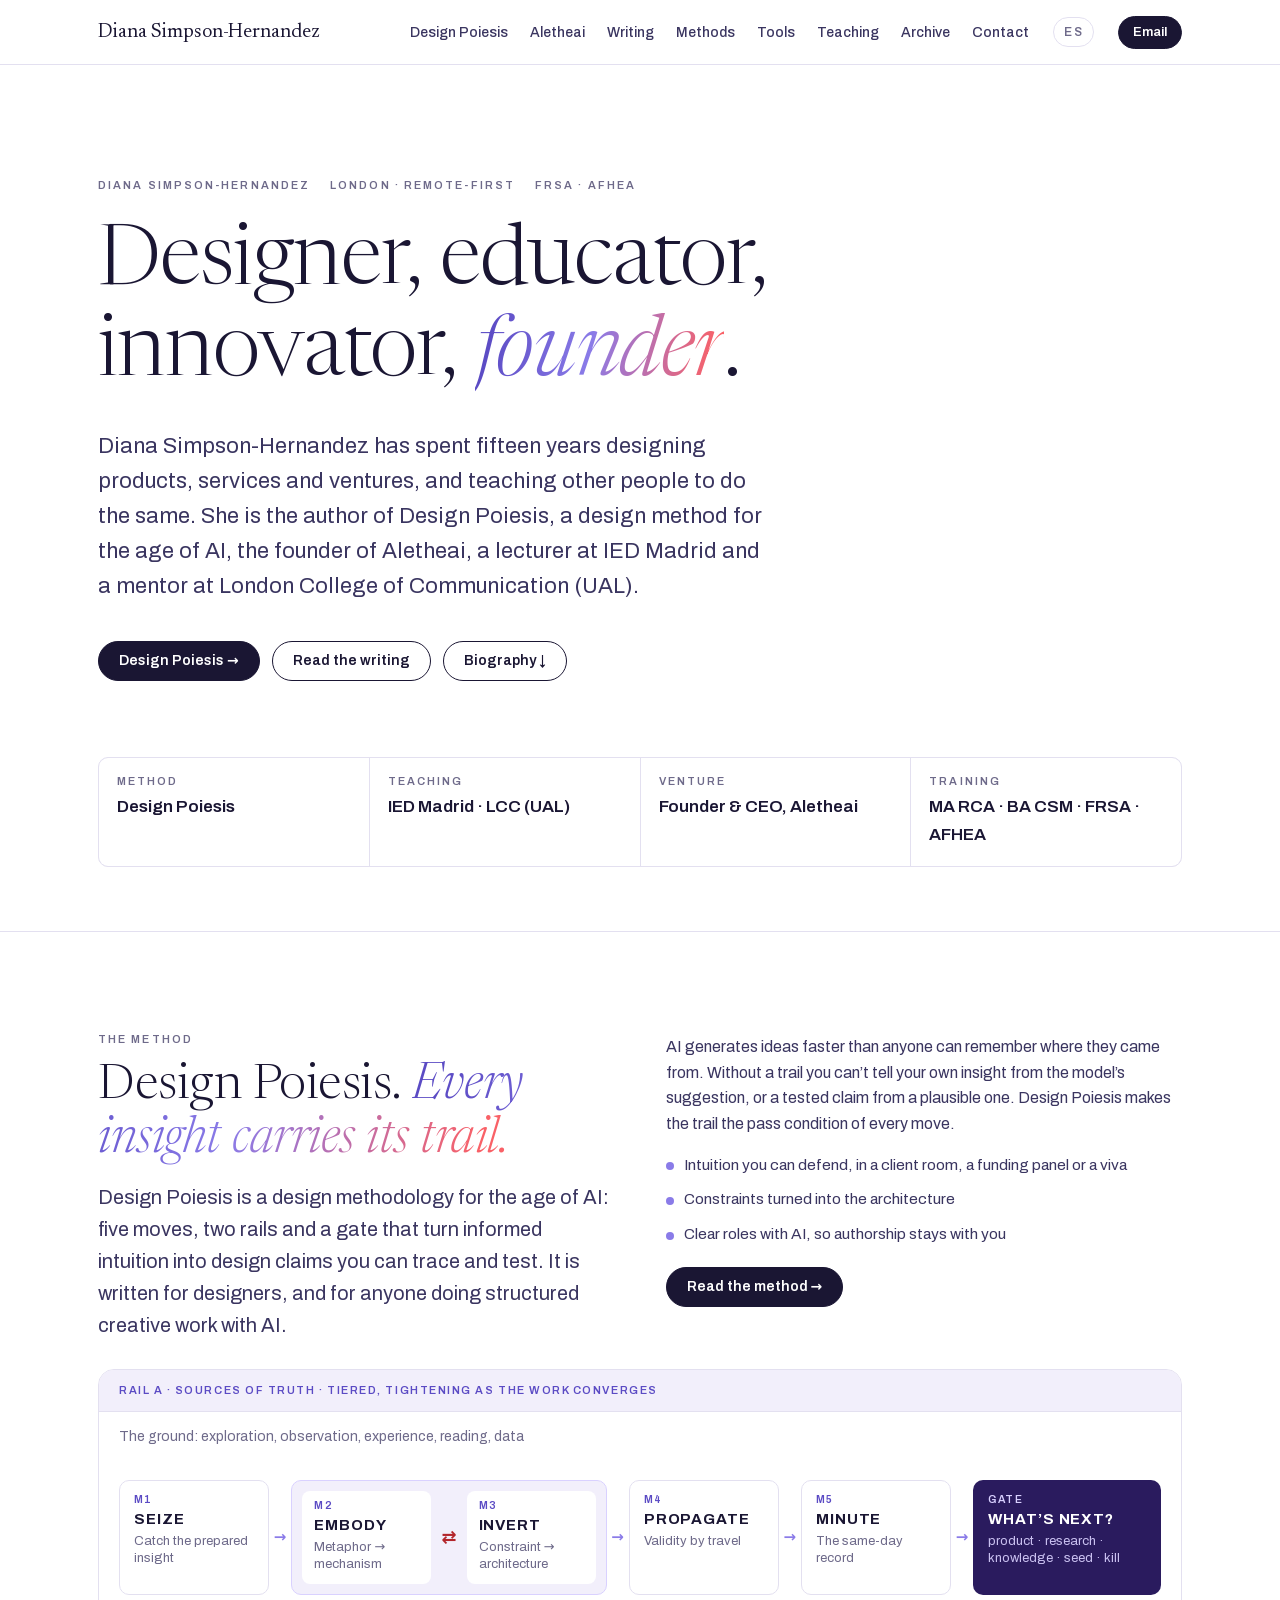
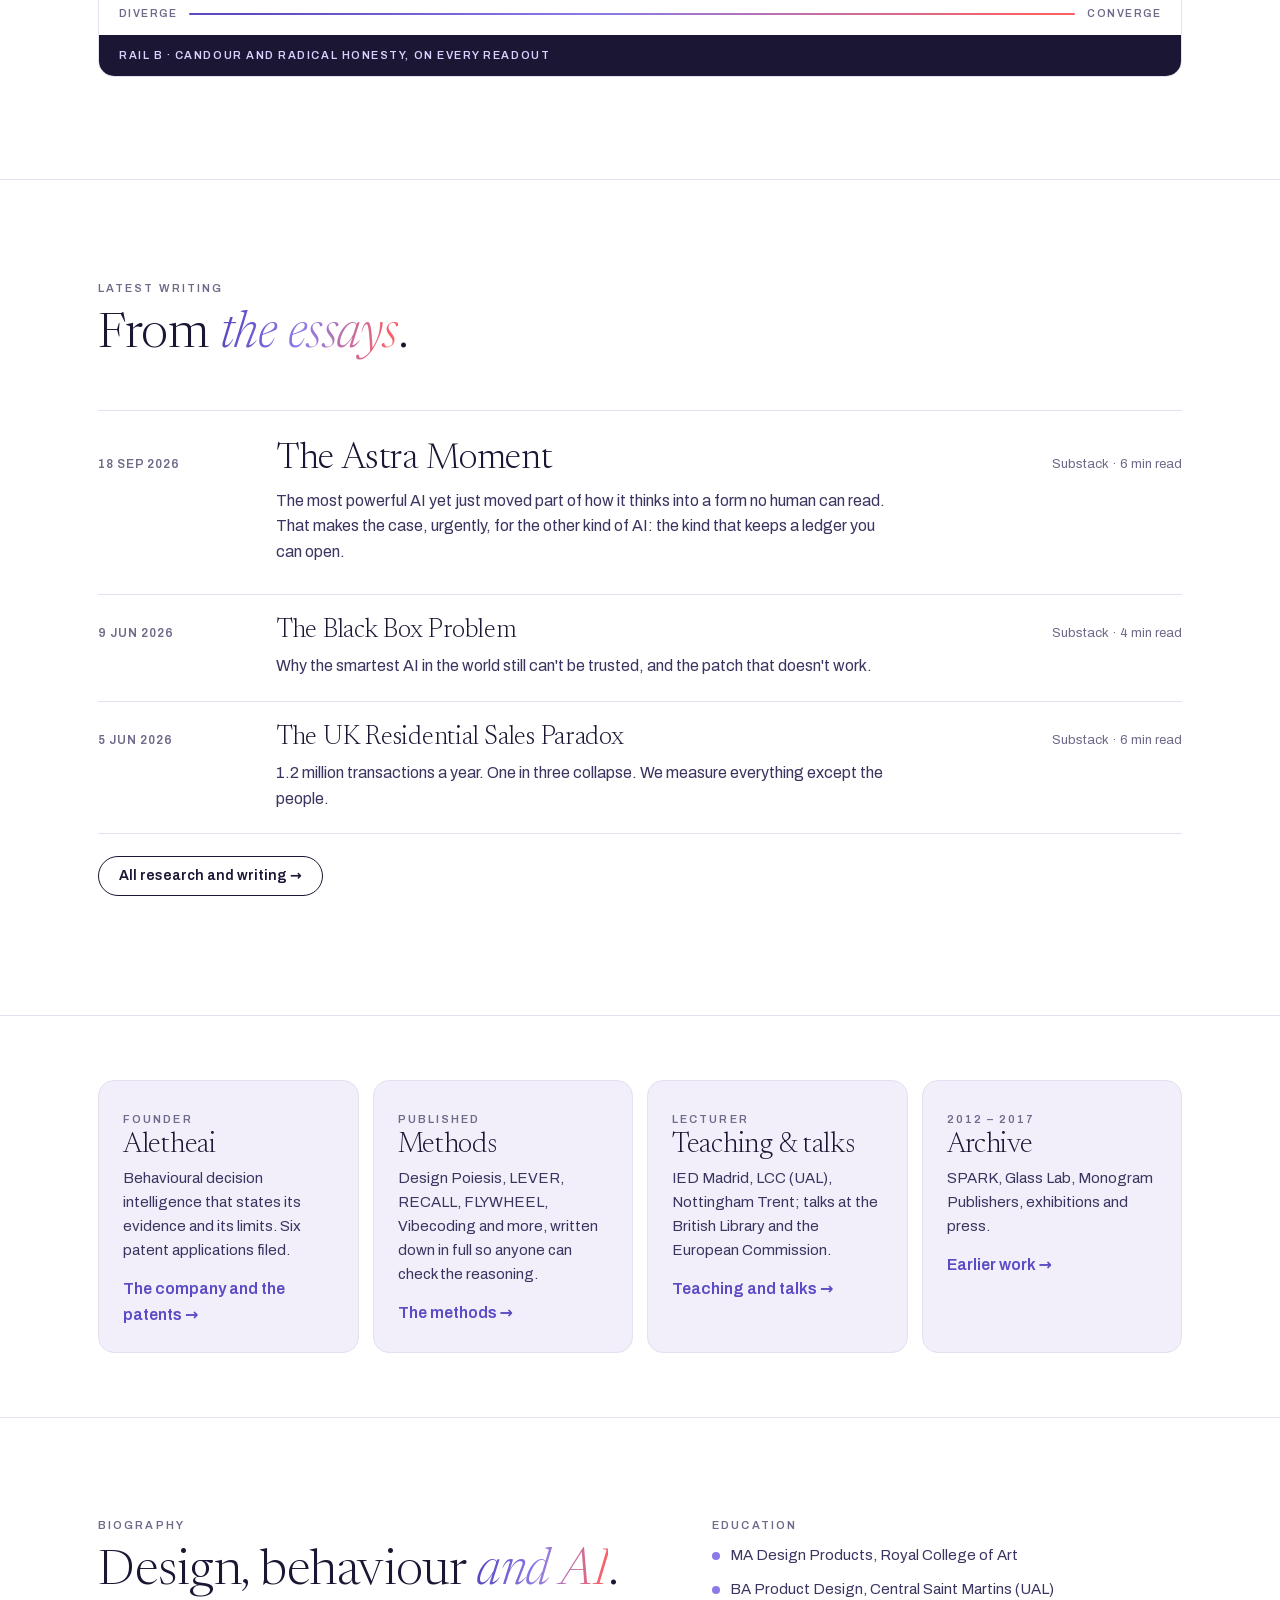
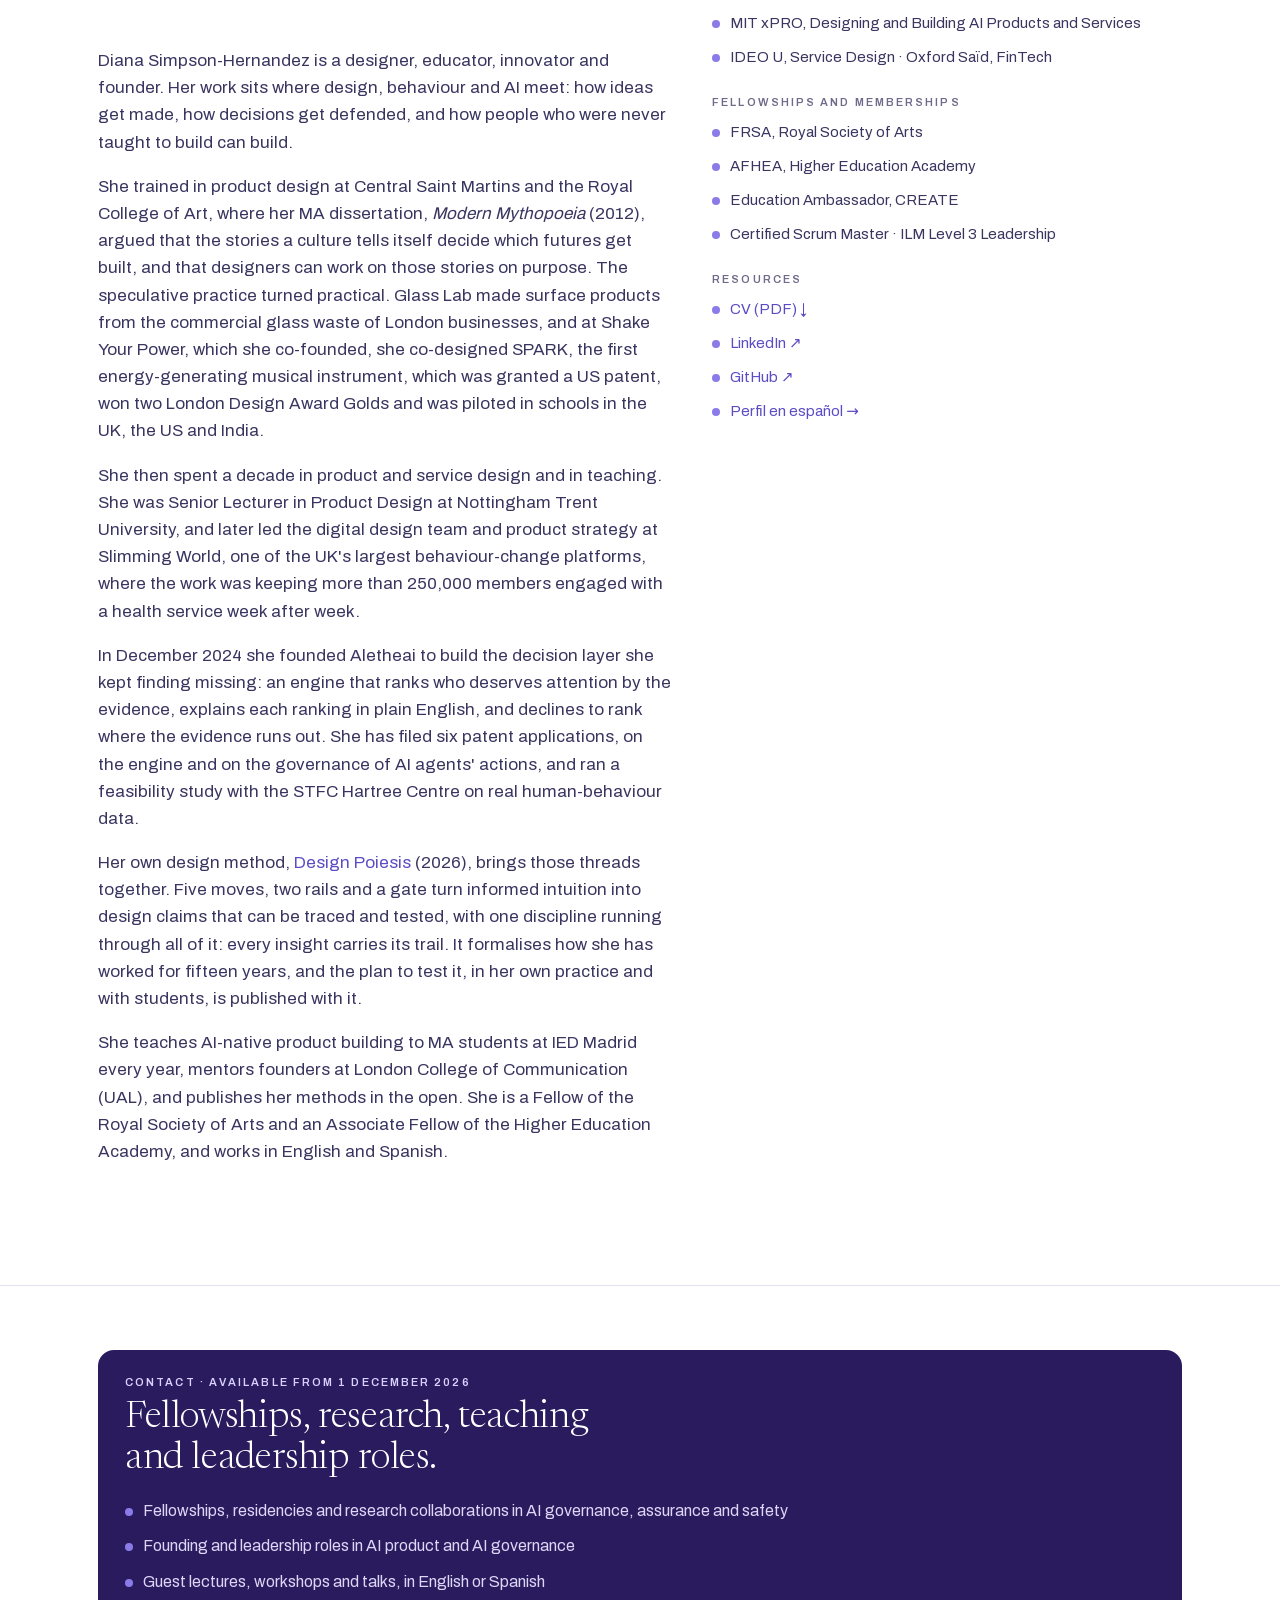
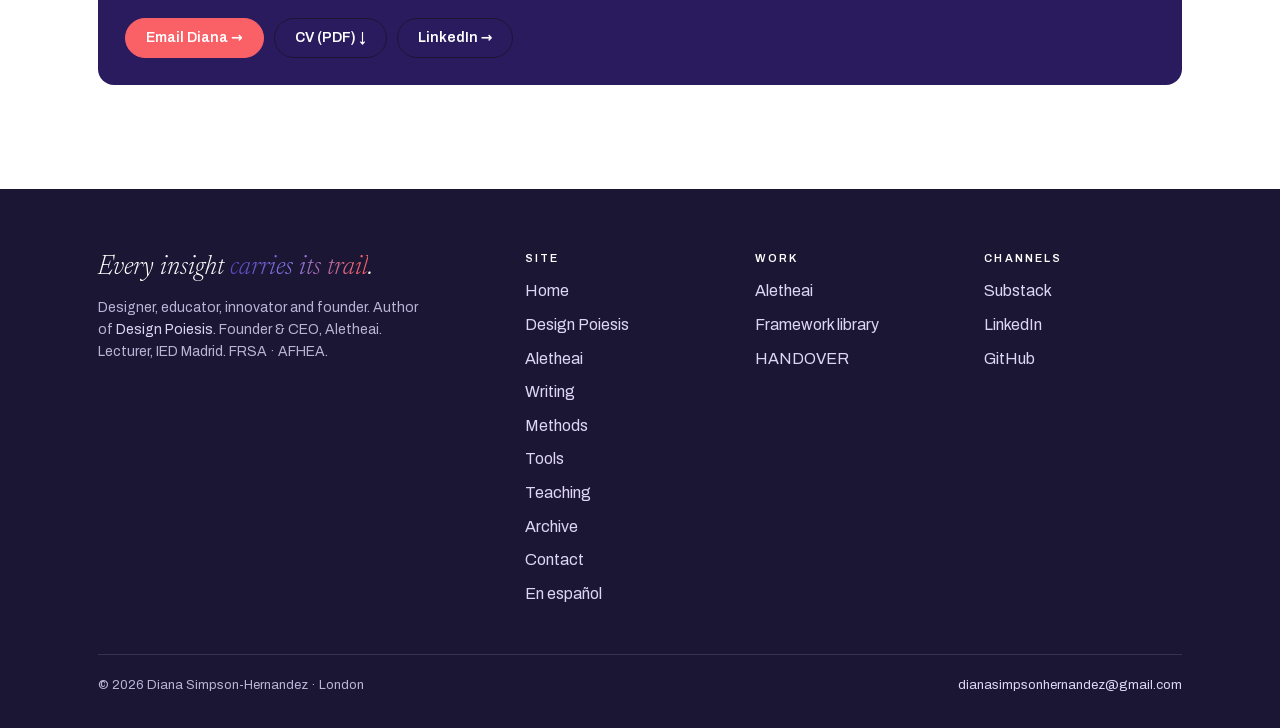
<file: index.html>
<!DOCTYPE html>
<html lang="en">
<head>
<meta charset="utf-8">
<meta name="viewport" content="width=device-width, initial-scale=1">
<title>Diana Simpson-Hernandez — designer, educator, innovator and founder</title>
<meta name="description" content="Diana Simpson-Hernandez is a designer, educator, innovator and founder: author of Design Poiesis, a design method for the age of AI; founder and CEO of Aletheai; lecturer at IED Madrid and mentor at London College of Communication (UAL).">
<link rel="canonical" href="https://dianasimpsonhernandez.com/">
<link rel="alternate" hreflang="en" href="https://dianasimpsonhernandez.com/">
<link rel="alternate" hreflang="es" href="https://dianasimpsonhernandez.com/es/">
<link rel="alternate" hreflang="x-default" href="https://dianasimpsonhernandez.com/">
<meta name="robots" content="index,follow,max-image-preview:large">
<meta name="author" content="Diana Simpson-Hernandez">
<meta name="theme-color" content="#1A1633">
<meta property="og:type" content="website">
<meta property="og:site_name" content="Diana Simpson-Hernandez">
<meta property="og:locale" content="en_GB">
<meta property="og:url" content="https://dianasimpsonhernandez.com/">
<meta property="og:title" content="Designer, educator, innovator, founder.">
<meta property="og:description" content="Diana Simpson-Hernandez is a designer, educator, innovator and founder: author of Design Poiesis, a design method for the age of AI; founder and CEO of Aletheai; lecturer at IED Madrid and mentor at London College of Communication (UAL).">
<meta property="og:image" content="https://dianasimpsonhernandez.com/assets/og/home.png">
<meta property="og:image:width" content="1200"><meta property="og:image:height" content="630">
<meta property="og:image:alt" content="Designer, educator, innovator, founder.">
<meta name="twitter:card" content="summary_large_image">
<meta name="twitter:title" content="Designer, educator, innovator, founder.">
<meta name="twitter:description" content="Diana Simpson-Hernandez is a designer, educator, innovator and founder: author of Design Poiesis, a design method for the age of AI; founder and CEO of Aletheai; lecturer at IED Madrid and mentor at London College of Communication (UAL).">
<meta name="twitter:image" content="https://dianasimpsonhernandez.com/assets/og/home.png">
<link rel="icon" href="/assets/favicon.svg" type="image/svg+xml">
<link rel="icon" href="/favicon.ico" sizes="48x48">
<link rel="apple-touch-icon" href="/assets/apple-touch-icon.png">
<link rel="manifest" href="/assets/site.webmanifest">
<link rel="preload" href="/assets/fonts/Newsreader-var.woff2" as="font" type="font/woff2" crossorigin>
<link rel="preload" href="/assets/fonts/Archivo-var.woff2" as="font" type="font/woff2" crossorigin>
<link rel="stylesheet" href="/assets/fonts/fonts.css">
<link rel="stylesheet" href="/styles/site.css">
<link rel="sitemap" type="application/xml" href="/sitemap.xml">
<link rel="alternate" type="application/rss+xml" title="Diana Simpson-Hernandez on Substack" href="https://dianasimpsonhernandez.substack.com/feed">
<script defer src="https://cloud.umami.is/script.js" data-website-id="a98055b4-17b2-4091-b09e-3b3b5b34b4ad"></script>
<script type="application/ld+json">{"@context": "https://schema.org", "@graph": [{"@type": "Person", "@id": "https://dianasimpsonhernandez.com/#person", "name": "Diana Simpson-Hernandez", "alternateName": "Diana Simpson Hernandez", "url": "https://dianasimpsonhernandez.com/", "image": "https://dianasimpsonhernandez.com/assets/diana-simpson-hernandez.jpg", "jobTitle": "Designer and founder", "description": "Designer, educator, innovator and founder. Author of Design Poiesis, a design methodology for the age of AI. Founder and CEO of Aletheai (behavioural decision intelligence; six patent applications filed). Lecturer at IED Madrid; mentor at London College of Communication (UAL). FRSA, AFHEA.", "email": "mailto:dianasimpsonhernandez@gmail.com", "knowsLanguage": ["en", "es"], "knowsAbout": ["Design Poiesis", "Design methodology", "Decision intelligence", "AI governance", "AI assurance", "Behavioural design", "Product design", "Speculative design", "AI-native product development", "AI-assisted design", "Design education", "Human-in-the-loop AI"], "alumniOf": [{"@type": "CollegeOrUniversity", "name": "Royal College of Art"}, {"@type": "CollegeOrUniversity", "name": "Central Saint Martins, University of the Arts London"}], "memberOf": [{"@type": "Organization", "name": "Royal Society of Arts"}, {"@type": "Organization", "name": "Advance HE (Higher Education Academy)"}], "worksFor": {"@type": "Organization", "name": "Aletheai", "url": "https://aletheai.ai"}, "affiliation": [{"@type": "CollegeOrUniversity", "name": "IED Madrid"}, {"@type": "CollegeOrUniversity", "name": "London College of Communication, University of the Arts London"}], "sameAs": ["https://dianasimpsonhernandez.substack.com", "https://linkedin.com/in/dianasimpson", "https://github.com/dsimpsonh", "https://aletheai.ai", "https://substack.com/@dianasimpsonhernandez", "https://www.youtube.com/@DianaSimpsonHernandez", "https://rca.academia.edu/DianaSimpson", "https://frameworks.dianasimpsonhernandez.com/"]}, {"@type": "WebSite", "@id": "https://dianasimpsonhernandez.com/#website", "url": "https://dianasimpsonhernandez.com/", "name": "Diana Simpson-Hernandez", "publisher": {"@id": "https://dianasimpsonhernandez.com/#person"}, "inLanguage": ["en-GB", "es"]}, {"@type": "ProfilePage", "mainEntity": {"@id": "https://dianasimpsonhernandez.com/#person"}, "url": "https://dianasimpsonhernandez.com/"}]}</script>
</head>
<body>
<a class="skip" href="#main">Skip to content</a>
<header class="nav"><div class="wrap">
<a class="brand" href="/">Diana Simpson-Hernandez</a>
<ul><li><a href="/design-poiesis/">Design Poiesis</a></li><li><a href="/aletheai/">Aletheai</a></li><li><a href="/writing/">Writing</a></li><li><a href="/methods/">Methods</a></li><li><a href="/tools/">Tools</a></li><li><a href="/teaching/">Teaching</a></li><li><a href="/archive/">Archive</a></li><li><a href="/contact/">Contact</a></li></ul>
<a class="lang" href="/es/" hreflang="es" lang="es" title="En español">ES</a>
<a href="mailto:dianasimpsonhernandez@gmail.com" class="btn sm cta" data-umami-event="email_click" data-umami-event-position="nav">Email</a>
</div></header>
<main id="main">

<section class="hero" style="border-top:0"><div class="wrap">
<div class="eyebrow"><span class="lab">Diana Simpson-Hernandez</span><span class="lab">London · remote-first</span><span class="lab">FRSA · AFHEA</span></div>
<h1 class="name" style="max-width:15ch">Designer, educator, innovator, <em>founder</em>.</h1>
<p class="sub">Diana Simpson-Hernandez has spent fifteen years designing products, services and ventures, and teaching other people to do the same. She is the author of Design Poiesis, a design method for the age of AI, the founder of Aletheai, a lecturer at IED Madrid and a mentor at London College of Communication (UAL).</p>
<div class="row"><a href="/design-poiesis/" class="btn" data-umami-event="cta_click" data-umami-event-kind="poiesis" data-umami-event-position="hero">Design Poiesis →</a><a href="/writing/" class="btn ghost" data-umami-event="cta_click" data-umami-event-kind="writing" data-umami-event-position="hero">Read the writing</a><a href="#bio" class="btn ghost" data-umami-event="cta_click" data-umami-event-kind="bio" data-umami-event-position="hero">Biography ↓</a></div>
</div></section>
<section class="tight" style="border-top:0;padding-top:0"><div class="wrap"><div class="facts"><div><span class="lab">Method</span><b>Design Poiesis</b></div><div><span class="lab">Teaching</span><b>IED Madrid · LCC (UAL)</b></div><div><span class="lab">Venture</span><b>Founder &amp; CEO, Aletheai</b></div><div><span class="lab">Training</span><b>MA RCA · BA CSM · FRSA · AFHEA</b></div></div></div></section>
<section id="design-poiesis"><div class="wrap">
<div class="dp-feature"><div class="sh" style="margin:0"><span class="lab">The method</span><h2>Design Poiesis. <em>Every insight carries its trail.</em></h2><p class="lede">Design Poiesis is a design methodology for the age of AI: five moves, two rails and a gate that turn informed intuition into design claims you can trace and test. It is written for designers, and for anyone doing structured creative work with AI.</p></div>
<div><p>AI generates ideas faster than anyone can remember where they came from. Without a trail you can&#8217;t tell your own insight from the model&#8217;s suggestion, or a tested claim from a plausible one. Design Poiesis makes the trail the pass condition of every move.</p>
<ul class="clean"><li>Intuition you can defend, in a client room, a funding panel or a viva</li><li>Constraints turned into the architecture</li><li>Clear roles with AI, so authorship stays with you</li></ul>
<p style="margin-top:20px"><a href="/design-poiesis/" class="btn" data-umami-event="cta_click" data-umami-event-kind="poiesis" data-umami-event-position="home-feature">Read the method →</a></p></div></div>
<figure class="dp-shape" aria-label="The shape of Design Poiesis: five moves between two rails, ending at a gate" style="margin:0">
<div class="dp-rail a">Rail A · Sources of truth · tiered, tightening as the work converges</div>
<p class="dp-ground">The ground: exploration, observation, experience, reading, data</p>
<ol class="dp-flow"><li><span class="n">M1</span><b>SEIZE</b><small>Catch the prepared insight</small></li><li class="loop"><div class=""><span class="n">M2</span><b>EMBODY</b><small>Metaphor → mechanism</small></div><i aria-label="loops with">⇄</i><div class=""><span class="n">M3</span><b>INVERT</b><small>Constraint → architecture</small></div></li><li><span class="n">M4</span><b>PROPAGATE</b><small>Validity by travel</small></li><li><span class="n">M5</span><b>MINUTE</b><small>The same-day record</small></li><li class="gate"><span class="n">GATE</span><b>WHAT&#8217;S NEXT?</b><small>product · research · knowledge · seed · kill</small></li></ol>
<div class="dp-axis">Diverge<span></span>Converge</div>

<div class="dp-rail b">Rail B · Candour and radical honesty, on every readout</div>
</figure>
</div></section>
<section id="latest"><div class="wrap">
<div class="sh"><span class="lab">Latest writing</span><h2>From <em>the essays</em>.</h2></div>
<div class="entries"><article class="entry feature"><time datetime="2026-09-18">18 Sep 2026</time>
<div><h3><a href="https://dianasimpsonhernandez.substack.com/p/the-astra-moment" data-umami-event="writing_open" data-umami-event-item="The Astra Moment" target="_blank" rel="noopener">The Astra Moment</a></h3><p class="dek">The most powerful AI yet just moved part of how it thinks into a form no human can read. That makes the case, urgently, for the other kind of AI: the kind that keeps a ledger you can open.</p></div>
<span class="meta">Substack · 6 min read</span></article><article class="entry"><time datetime="2026-06-09">9 Jun 2026</time>
<div><h3><a href="https://dianasimpsonhernandez.substack.com/p/the-black-box-problem" data-umami-event="writing_open" data-umami-event-item="The Black Box Problem" target="_blank" rel="noopener">The Black Box Problem</a></h3><p class="dek">Why the smartest AI in the world still can't be trusted, and the patch that doesn't work.</p></div>
<span class="meta">Substack · 4 min read</span></article><article class="entry"><time datetime="2026-06-05">5 Jun 2026</time>
<div><h3><a href="https://dianasimpsonhernandez.substack.com/p/the-uk-residential-sales-paradox" data-umami-event="writing_open" data-umami-event-item="The UK Residential Sales Paradox" target="_blank" rel="noopener">The UK Residential Sales Paradox</a></h3><p class="dek">1.2 million transactions a year. One in three collapse. We measure everything except the people.</p></div>
<span class="meta">Substack · 6 min read</span></article></div><p style="margin-top:22px"><a href="/writing/" class="btn ghost" data-umami-event="cta_click" data-umami-event-kind="writing" data-umami-event-position="latest">All research and writing →</a></p>
</div></section>
<section id="doors" class="tight"><div class="wrap"><div class="doors"><a href="/aletheai/" class="door" data-umami-event="cta_click" data-umami-event-kind="aletheai" data-umami-event-position="doors"><span class="lab">Founder</span><h3>Aletheai</h3><p>Behavioural decision intelligence that states its evidence and its limits. Six patent applications filed.</p><span class="go">The company and the patents →</span></a><a href="/methods/" class="door" data-umami-event="cta_click" data-umami-event-kind="methods" data-umami-event-position="doors"><span class="lab">Published</span><h3>Methods</h3><p>Design Poiesis, LEVER, RECALL, FLYWHEEL, Vibecoding and more, written down in full so anyone can check the reasoning.</p><span class="go">The methods →</span></a><a href="/teaching/" class="door" data-umami-event="cta_click" data-umami-event-kind="teaching" data-umami-event-position="doors"><span class="lab">Lecturer</span><h3>Teaching &amp; talks</h3><p>IED Madrid, LCC (UAL), Nottingham Trent; talks at the British Library and the European Commission.</p><span class="go">Teaching and talks →</span></a><a href="/archive/" class="door" data-umami-event="cta_click" data-umami-event-kind="archive" data-umami-event-position="doors"><span class="lab">2012 – 2017</span><h3>Archive</h3><p>SPARK, Glass Lab, Monogram Publishers, exhibitions and press.</p><span class="go">Earlier work →</span></a></div></div></section>
<section id="bio"><div class="wrap"><div class="two">
<div class="prose"><div class="sh"><span class="lab">Biography</span><h2>Design, behaviour <em>and AI</em>.</h2></div>
<p>Diana Simpson-Hernandez is a designer, educator, innovator and founder. Her work sits where design, behaviour and AI meet: how ideas get made, how decisions get defended, and how people who were never taught to build can build.</p><p>She trained in product design at Central Saint Martins and the Royal College of Art, where her MA dissertation, <em>Modern Mythopoeia</em> (2012), argued that the stories a culture tells itself decide which futures get built, and that designers can work on those stories on purpose. The speculative practice turned practical. Glass Lab made surface products from the commercial glass waste of London businesses, and at Shake Your Power, which she co-founded, she co-designed SPARK, the first energy-generating musical instrument, which was granted a US patent, won two London Design Award Golds and was piloted in schools in the UK, the US and India.</p><p>She then spent a decade in product and service design and in teaching. She was Senior Lecturer in Product Design at Nottingham Trent University, and later led the digital design team and product strategy at Slimming World, one of the UK's largest behaviour-change platforms, where the work was keeping more than 250,000 members engaged with a health service week after week.</p><p>In December 2024 she founded Aletheai to build the decision layer she kept finding missing: an engine that ranks who deserves attention by the evidence, explains each ranking in plain English, and declines to rank where the evidence runs out. She has filed six patent applications, on the engine and on the governance of AI agents' actions, and ran a feasibility study with the STFC Hartree Centre on real human-behaviour data.</p><p>Her own design method, <a href="/design-poiesis/">Design Poiesis</a> (2026), brings those threads together. Five moves, two rails and a gate turn informed intuition into design claims that can be traced and tested, with one discipline running through all of it: every insight carries its trail. It formalises how she has worked for fifteen years, and the plan to test it, in her own practice and with students, is published with it.</p><p>She teaches AI-native product building to MA students at IED Madrid every year, mentors founders at London College of Communication (UAL), and publishes her methods in the open. She is a Fellow of the Royal Society of Arts and an Associate Fellow of the Higher Education Academy, and works in English and Spanish.</p></div>
<div class="side">
<h4 class="lab">Education</h4><ul class="clean"><li>MA Design Products, Royal College of Art</li><li>BA Product Design, Central Saint Martins (UAL)</li><li>MIT xPRO, Designing and Building AI Products and Services</li><li>IDEO U, Service Design · Oxford Saïd, FinTech</li></ul>
<h4 class="lab">Fellowships and memberships</h4><ul class="clean"><li>FRSA, Royal Society of Arts</li><li>AFHEA, Higher Education Academy</li><li>Education Ambassador, CREATE</li><li>Certified Scrum Master · ILM Level 3 Leadership</li></ul>
<h4 class="lab">Resources</h4><ul class="clean"><li><a href="/assets/dsh-cv.pdf" data-umami-event="cv_download" data-umami-event-position="bio" target="_blank" rel="noopener">CV (PDF) ↓</a></li><li><a href="https://linkedin.com/in/dianasimpson" target="_blank" rel="noopener">LinkedIn ↗</a></li><li><a href="https://github.com/dsimpsonh" target="_blank" rel="noopener">GitHub ↗</a></li><li><a href="/es/" hreflang="es">Perfil en español →</a></li></ul>
</div></div></div></section>
<section id="contact" class="tight"><div class="wrap"><div class="card dark" style="align-items:flex-start">
<span class="lab">Contact · available from 1 December 2026</span><h3 style="font-size:clamp(26px,3vw,38px);max-width:24ch">Fellowships, research, teaching and leadership roles.</h3>
<ul class="clean" style="margin:6px 0 4px"><li>Fellowships, residencies and research collaborations in AI governance, assurance and safety</li><li>Founding and leadership roles in AI product and AI governance</li><li>Guest lectures, workshops and talks, in English or Spanish</li></ul>
<div class="foot" style="justify-content:flex-start"><a href="mailto:dianasimpsonhernandez@gmail.com" class="btn coral" data-umami-event="email_click" data-umami-event-position="contact">Email Diana →</a><a href="/assets/dsh-cv.pdf" class="btn ghost" data-umami-event="cv_download" data-umami-event-position="contact-card" target="_blank" rel="noopener">CV (PDF) ↓</a><a href="https://linkedin.com/in/dianasimpson" class="btn ghost" data-umami-event="channel_click" data-umami-event-channel="linkedin" data-umami-event-position="contact" target="_blank" rel="noopener">LinkedIn →</a></div>
</div></div></section>
</main>
<footer><div class="wrap">
<div class="cols">
<div><p class="big">Every insight <em class="grad">carries its trail</em>.</p>
<p style="font-size:14px;max-width:40ch">Designer, educator, innovator and founder. Author of <a href="/design-poiesis/">Design Poiesis</a>. Founder &amp; CEO, Aletheai. Lecturer, IED Madrid. FRSA · AFHEA.</p></div>
<div><h4>Site</h4><ul><li><a href="/">Home</a></li><li><a href="/design-poiesis/">Design Poiesis</a></li><li><a href="/aletheai/">Aletheai</a></li><li><a href="/writing/">Writing</a></li><li><a href="/methods/">Methods</a></li><li><a href="/tools/">Tools</a></li><li><a href="/teaching/">Teaching</a></li><li><a href="/archive/">Archive</a></li><li><a href="/contact/">Contact</a></li><li><a href="/es/">En español</a></li></ul></div>
<div><h4>Work</h4><ul><li><a href="https://aletheai.ai" target="_blank" rel="noopener">Aletheai</a></li><li><a href="https://frameworks.dianasimpsonhernandez.com/">Framework library</a></li><li><a href="https://handover.dianasimpsonhernandez.com/" target="_blank" rel="noopener">HANDOVER</a></li></ul></div>
<div><h4>Channels</h4><ul><li><a href="https://dianasimpsonhernandez.substack.com?utm_source=dsh-site&utm_medium=footer&utm_campaign=substack" target="_blank" rel="noopener" data-umami-event="channel_click" data-umami-event-channel="substack" data-umami-event-position="footer">Substack</a></li><li><a href="https://linkedin.com/in/dianasimpson?utm_source=dsh-site&utm_medium=footer&utm_campaign=linkedin" target="_blank" rel="noopener" data-umami-event="channel_click" data-umami-event-channel="linkedin" data-umami-event-position="footer">LinkedIn</a></li><li><a href="https://github.com/dsimpsonh?utm_source=dsh-site&utm_medium=footer&utm_campaign=github" target="_blank" rel="noopener" data-umami-event="channel_click" data-umami-event-channel="github" data-umami-event-position="footer">GitHub</a></li></ul></div>
</div>
<div class="base"><span>© 2026 Diana Simpson-Hernandez · London</span>
<a href="mailto:dianasimpsonhernandez@gmail.com" data-umami-event="email_click" data-umami-event-position="footer">dianasimpsonhernandez@gmail.com</a></div>
</div></footer>
<script>
(function(){
  var toast;
  function say(addr,copied){
    if(!toast){toast=document.createElement('div');toast.className='etoast';toast.setAttribute('role','status');toast.setAttribute('aria-live','polite');document.body.appendChild(toast);}
    toast.innerHTML='<i>✓</i><div><b>'+addr+'</b> <span>'+(copied?'copied — opening your email app':'— opening your email app')+'</span></div>';
    toast.classList.add('on'); clearTimeout(toast._t); toast._t=setTimeout(function(){toast.classList.remove('on')},3800);
  }
  document.querySelectorAll('a[href^="mailto:"]').forEach(function(a){
    a.addEventListener('click',function(){
      var addr=a.getAttribute('href').slice(7).split('?')[0];
      var p=navigator.clipboard&&window.isSecureContext?navigator.clipboard.writeText(addr):Promise.reject();
      p.then(function(){say(addr,true)},function(){say(addr,false)});
    });
  });
})();
</script>
</body></html>
</file>
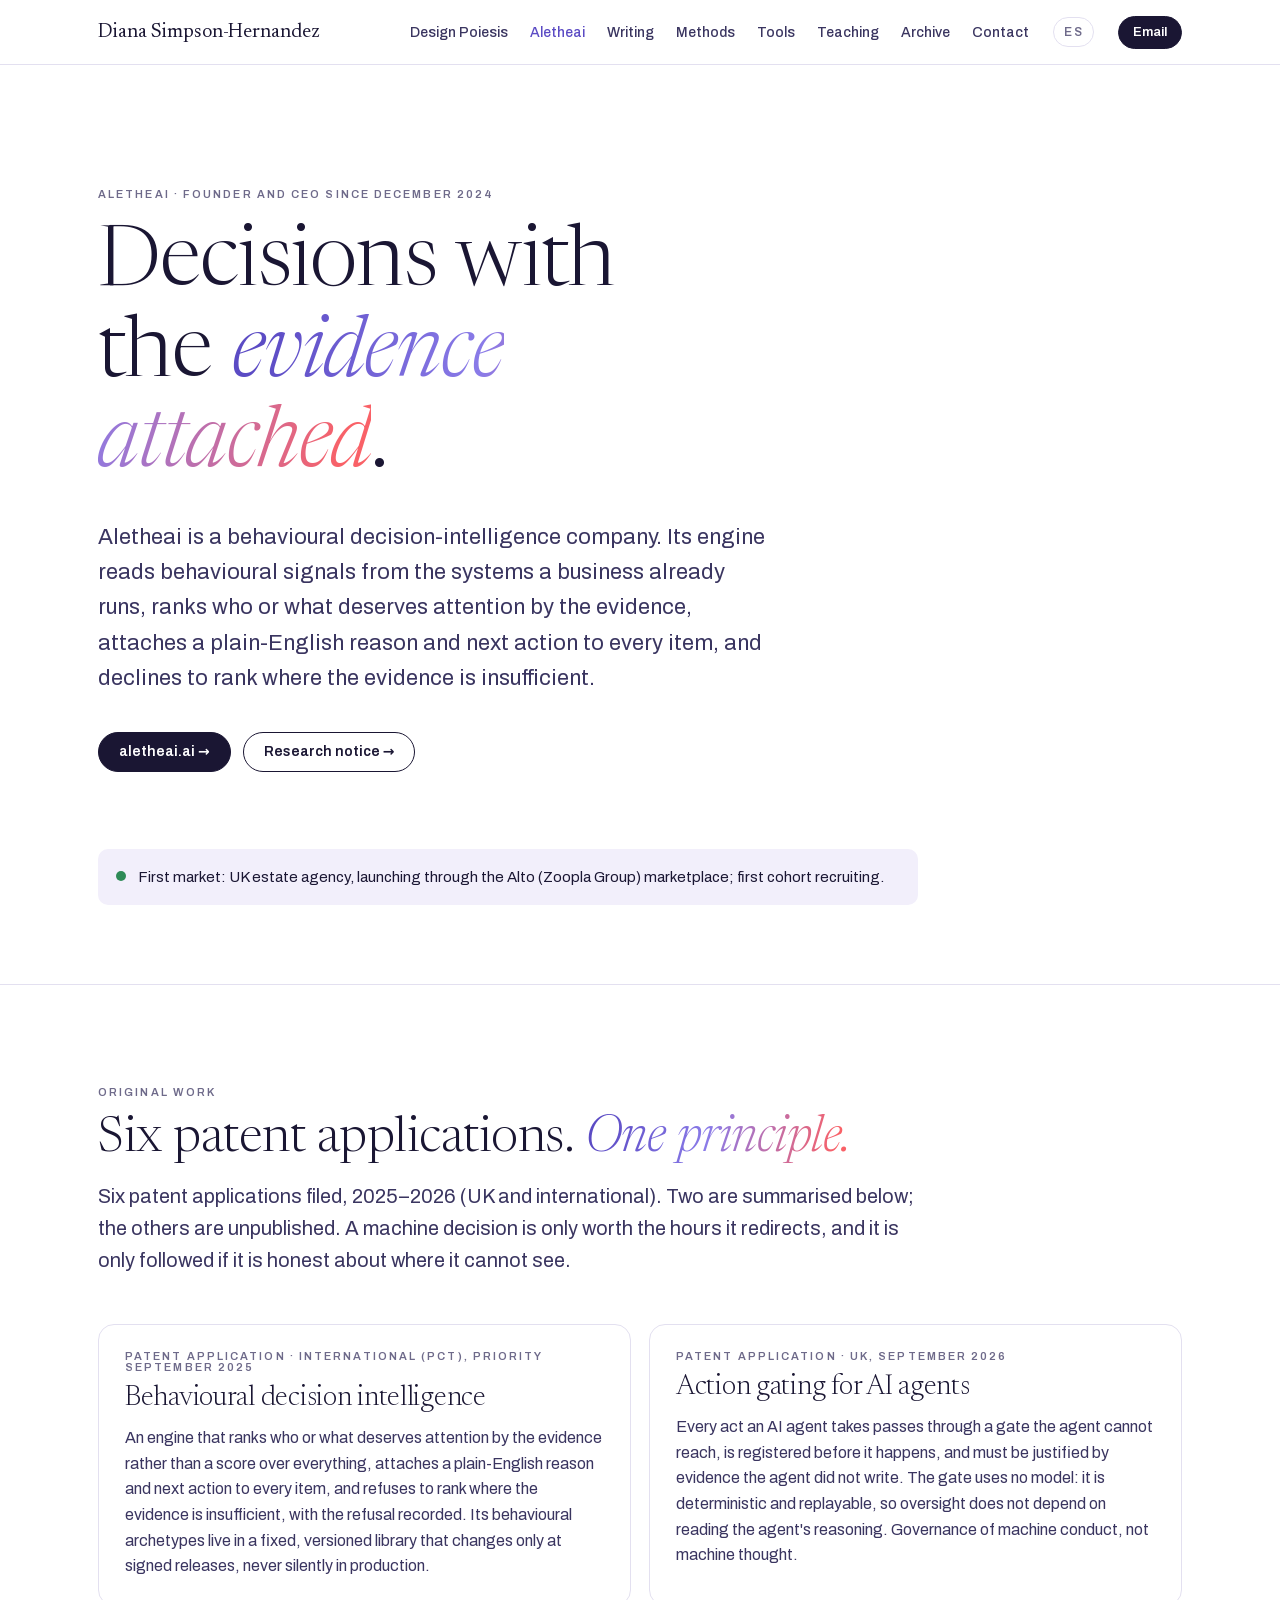
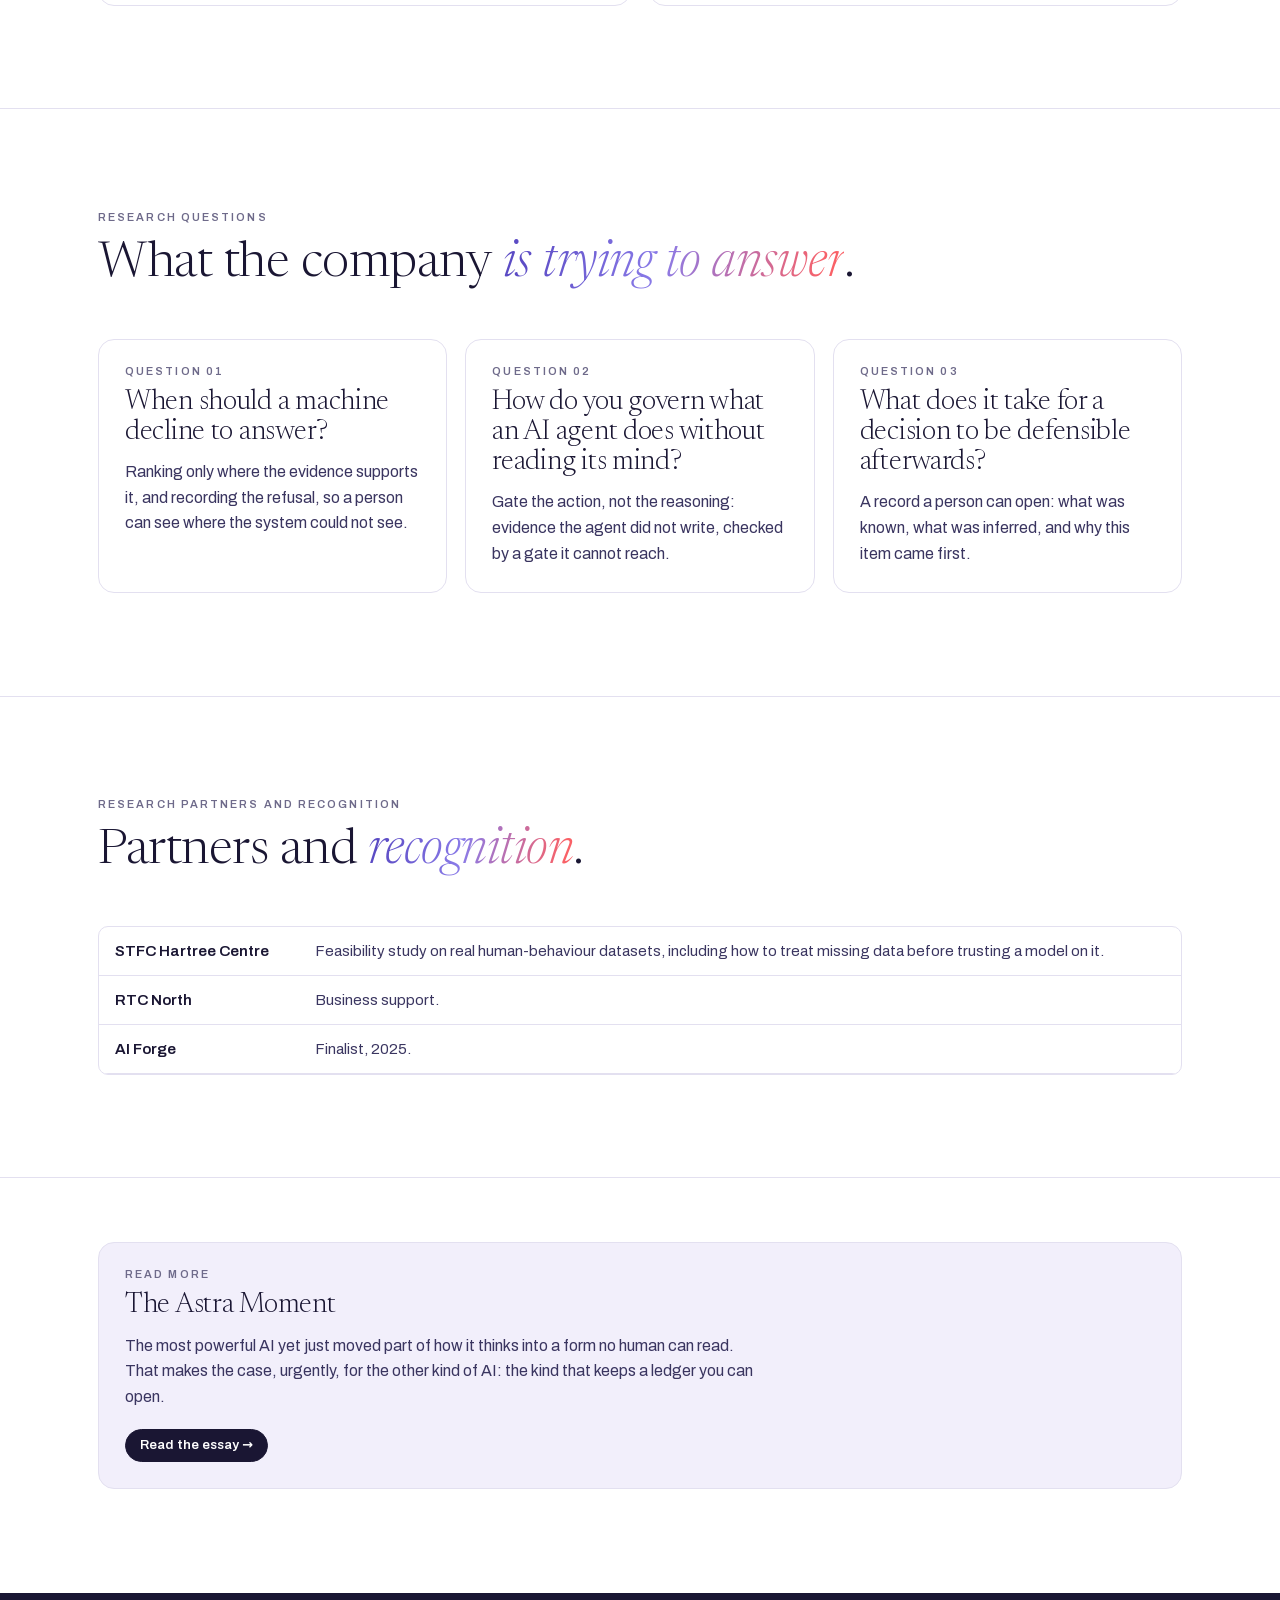
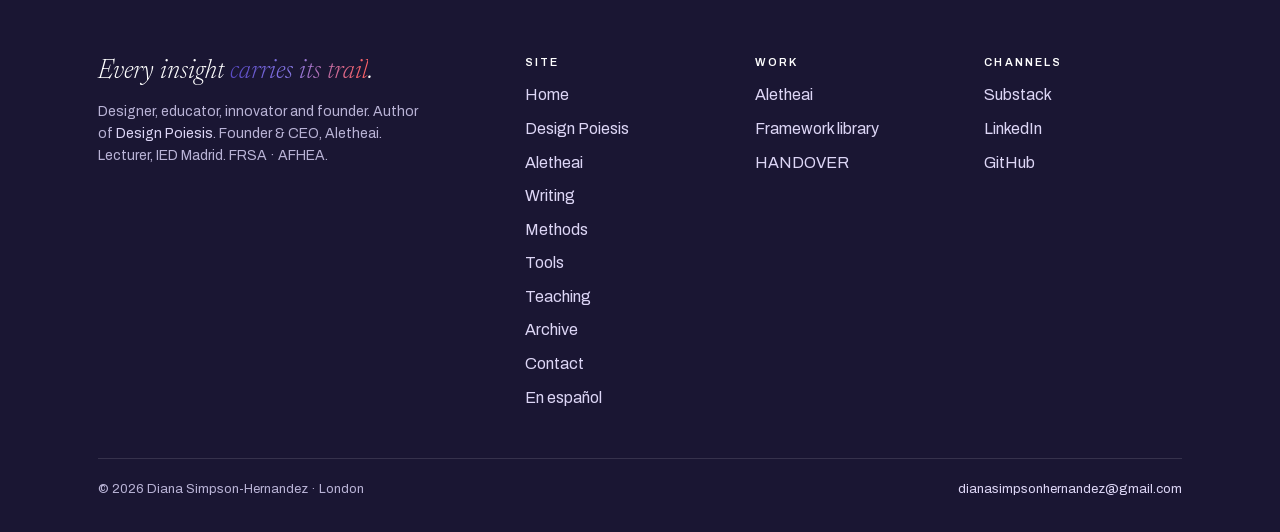
<file: aletheai/index.html>
<!DOCTYPE html>
<html lang="en">
<head>
<meta charset="utf-8">
<meta name="viewport" content="width=device-width, initial-scale=1">
<title>Aletheai — behavioural decision intelligence | Diana Simpson-Hernandez</title>
<meta name="description" content="Aletheai ranks who deserves attention by the evidence, explains every ranking in plain English, and declines to rank where the evidence runs out. Six patent applications filed. Founded by Diana Simpson-Hernandez.">
<link rel="canonical" href="https://dianasimpsonhernandez.com/aletheai/">

<meta name="robots" content="index,follow,max-image-preview:large">
<meta name="author" content="Diana Simpson-Hernandez">
<meta name="theme-color" content="#1A1633">
<meta property="og:type" content="website">
<meta property="og:site_name" content="Diana Simpson-Hernandez">
<meta property="og:locale" content="en_GB">
<meta property="og:url" content="https://dianasimpsonhernandez.com/aletheai/">
<meta property="og:title" content="Decisions with the evidence attached.">
<meta property="og:description" content="Aletheai ranks who deserves attention by the evidence, explains every ranking in plain English, and declines to rank where the evidence runs out. Six patent applications filed. Founded by Diana Simpson-Hernandez.">
<meta property="og:image" content="https://dianasimpsonhernandez.com/assets/og/aletheai.png">
<meta property="og:image:width" content="1200"><meta property="og:image:height" content="630">
<meta property="og:image:alt" content="Decisions with the evidence attached.">
<meta name="twitter:card" content="summary_large_image">
<meta name="twitter:title" content="Decisions with the evidence attached.">
<meta name="twitter:description" content="Aletheai ranks who deserves attention by the evidence, explains every ranking in plain English, and declines to rank where the evidence runs out. Six patent applications filed. Founded by Diana Simpson-Hernandez.">
<meta name="twitter:image" content="https://dianasimpsonhernandez.com/assets/og/aletheai.png">
<link rel="icon" href="/assets/favicon.svg" type="image/svg+xml">
<link rel="icon" href="/favicon.ico" sizes="48x48">
<link rel="apple-touch-icon" href="/assets/apple-touch-icon.png">
<link rel="manifest" href="/assets/site.webmanifest">
<link rel="preload" href="/assets/fonts/Newsreader-var.woff2" as="font" type="font/woff2" crossorigin>
<link rel="preload" href="/assets/fonts/Archivo-var.woff2" as="font" type="font/woff2" crossorigin>
<link rel="stylesheet" href="/assets/fonts/fonts.css">
<link rel="stylesheet" href="/styles/site.css">
<link rel="sitemap" type="application/xml" href="/sitemap.xml">
<link rel="alternate" type="application/rss+xml" title="Diana Simpson-Hernandez on Substack" href="https://dianasimpsonhernandez.substack.com/feed">
<script defer src="https://cloud.umami.is/script.js" data-website-id="a98055b4-17b2-4091-b09e-3b3b5b34b4ad"></script>
<script type="application/ld+json">{"@context": "https://schema.org", "@graph": [{"@type": "Person", "@id": "https://dianasimpsonhernandez.com/#person", "name": "Diana Simpson-Hernandez", "alternateName": "Diana Simpson Hernandez", "url": "https://dianasimpsonhernandez.com/", "image": "https://dianasimpsonhernandez.com/assets/diana-simpson-hernandez.jpg", "jobTitle": "Designer and founder", "description": "Designer, educator, innovator and founder. Author of Design Poiesis, a design methodology for the age of AI. Founder and CEO of Aletheai (behavioural decision intelligence; six patent applications filed). Lecturer at IED Madrid; mentor at London College of Communication (UAL). FRSA, AFHEA.", "email": "mailto:dianasimpsonhernandez@gmail.com", "knowsLanguage": ["en", "es"], "knowsAbout": ["Design Poiesis", "Design methodology", "Decision intelligence", "AI governance", "AI assurance", "Behavioural design", "Product design", "Speculative design", "AI-native product development", "AI-assisted design", "Design education", "Human-in-the-loop AI"], "alumniOf": [{"@type": "CollegeOrUniversity", "name": "Royal College of Art"}, {"@type": "CollegeOrUniversity", "name": "Central Saint Martins, University of the Arts London"}], "memberOf": [{"@type": "Organization", "name": "Royal Society of Arts"}, {"@type": "Organization", "name": "Advance HE (Higher Education Academy)"}], "worksFor": {"@type": "Organization", "name": "Aletheai", "url": "https://aletheai.ai"}, "affiliation": [{"@type": "CollegeOrUniversity", "name": "IED Madrid"}, {"@type": "CollegeOrUniversity", "name": "London College of Communication, University of the Arts London"}], "sameAs": ["https://dianasimpsonhernandez.substack.com", "https://linkedin.com/in/dianasimpson", "https://github.com/dsimpsonh", "https://aletheai.ai", "https://substack.com/@dianasimpsonhernandez", "https://www.youtube.com/@DianaSimpsonHernandez", "https://rca.academia.edu/DianaSimpson", "https://frameworks.dianasimpsonhernandez.com/"]}, {"@type": "WebSite", "@id": "https://dianasimpsonhernandez.com/#website", "url": "https://dianasimpsonhernandez.com/", "name": "Diana Simpson-Hernandez", "publisher": {"@id": "https://dianasimpsonhernandez.com/#person"}, "inLanguage": ["en-GB", "es"]}, {"@type": "Organization", "name": "Aletheai", "url": "https://aletheai.ai", "founder": {"@id": "https://dianasimpsonhernandez.com/#person"}, "foundingDate": "2024-12"}, {"@type": "BreadcrumbList", "itemListElement": [{"@type": "ListItem", "position": 1, "name": "Home", "item": "https://dianasimpsonhernandez.com/"}, {"@type": "ListItem", "position": 2, "name": "Aletheai", "item": "https://dianasimpsonhernandez.com/aletheai/"}]}]}</script>
</head>
<body>
<a class="skip" href="#main">Skip to content</a>
<header class="nav"><div class="wrap">
<a class="brand" href="/">Diana Simpson-Hernandez</a>
<ul><li><a href="/design-poiesis/">Design Poiesis</a></li><li><a href="/aletheai/" aria-current="page">Aletheai</a></li><li><a href="/writing/">Writing</a></li><li><a href="/methods/">Methods</a></li><li><a href="/tools/">Tools</a></li><li><a href="/teaching/">Teaching</a></li><li><a href="/archive/">Archive</a></li><li><a href="/contact/">Contact</a></li></ul>
<a class="lang" href="/es/" hreflang="es" lang="es" title="En español">ES</a>
<a href="mailto:dianasimpsonhernandez@gmail.com" class="btn sm cta" data-umami-event="email_click" data-umami-event-position="nav">Email</a>
</div></header>
<main id="main">

<section class="hero" style="border-top:0"><div class="wrap">
<span class="lab">Aletheai · founder and CEO since December 2024</span>
<h1 class="" style="margin-top:14px">Decisions with the <em>evidence attached</em>.</h1>
<p class="sub">Aletheai is a behavioural decision-intelligence company. Its engine reads behavioural signals from the systems a business already runs, ranks who or what deserves attention by the evidence, attaches a plain-English reason and next action to every item, and declines to rank where the evidence is insufficient.</p>
<div class="row"><a href="https://aletheai.ai" class="btn" data-umami-event="cta_click" data-umami-event-kind="aletheai-link" data-umami-event-position="aletheai-hero" target="_blank" rel="noopener">aletheai.ai →</a><a href="https://aletheai.ai/research-notice" class="btn ghost" data-umami-event="cta_click" data-umami-event-kind="aletheai-link" data-umami-event-position="aletheai-hero" target="_blank" rel="noopener">Research notice →</a></div>
</div></section>
<section class="tight" style="border-top:0;padding-top:0"><div class="wrap"><p class="status"><b></b><span>First market: UK estate agency, launching through the Alto (Zoopla Group) marketplace; first cohort recruiting.</span></p></div></section>
<section id="patents"><div class="wrap">
<div class="sh"><span class="lab">Original work</span><h2>Six patent applications. <em>One principle.</em></h2><p class="lede">Six patent applications filed, 2025–2026 (UK and international). Two are summarised below; the others are unpublished. A machine decision is only worth the hours it redirects, and it is only followed if it is honest about where it cannot see.</p></div>
<div class="grid g2x"><div class="card"><span class="lab">Patent application · international (PCT), priority September 2025</span><h3>Behavioural decision intelligence</h3><p>An engine that ranks who or what deserves attention by the evidence rather than a score over everything, attaches a plain-English reason and next action to every item, and refuses to rank where the evidence is insufficient, with the refusal recorded. Its behavioural archetypes live in a fixed, versioned library that changes only at signed releases, never silently in production.</p></div><div class="card"><span class="lab">Patent application · UK, September 2026</span><h3>Action gating for AI agents</h3><p>Every act an AI agent takes passes through a gate the agent cannot reach, is registered before it happens, and must be justified by evidence the agent did not write. The gate uses no model: it is deterministic and replayable, so oversight does not depend on reading the agent's reasoning. Governance of machine conduct, not machine thought.</p></div></div>
</div></section>
<section id="questions"><div class="wrap">
<div class="sh"><span class="lab">Research questions</span><h2>What the company <em>is trying to answer</em>.</h2></div>
<div class="grid g3 qgrid"><div class="card q"><span class="lab"></span><h3>When should a machine decline to answer?</h3><p>Ranking only where the evidence supports it, and recording the refusal, so a person can see where the system could not see.</p></div><div class="card q"><span class="lab"></span><h3>How do you govern what an AI agent does without reading its mind?</h3><p>Gate the action, not the reasoning: evidence the agent did not write, checked by a gate it cannot reach.</p></div><div class="card q"><span class="lab"></span><h3>What does it take for a decision to be defensible afterwards?</h3><p>A record a person can open: what was known, what was inferred, and why this item came first.</p></div></div>
</div></section>
<section id="partners"><div class="wrap">
<div class="sh"><span class="lab">Research partners and recognition</span><h2>Partners and <em>recognition</em>.</h2></div>
<div class="tbl"><table><tbody><tr><td><strong>STFC Hartree Centre</strong></td><td>Feasibility study on real human-behaviour datasets, including how to treat missing data before trusting a model on it.</td></tr><tr><td><strong>RTC North</strong></td><td>Business support.</td></tr><tr><td><strong>AI Forge</strong></td><td>Finalist, 2025.</td></tr></tbody></table></div>
</div></section>
<section class="tight"><div class="wrap"><div class="card tint" style="align-items:flex-start"><span class="lab">Read more</span>
<h3>The Astra Moment</h3><p style="max-width:70ch">The most powerful AI yet just moved part of how it thinks into a form no human can read. That makes the case, urgently, for the other kind of AI: the kind that keeps a ledger you can open.</p>
<div class="foot" style="justify-content:flex-start"><a href="https://dianasimpsonhernandez.substack.com/p/the-astra-moment" class="btn sm" data-umami-event="writing_open" data-umami-event-item="aletheai-page" target="_blank" rel="noopener">Read the essay →</a></div></div></div></section>
</main>
<footer><div class="wrap">
<div class="cols">
<div><p class="big">Every insight <em class="grad">carries its trail</em>.</p>
<p style="font-size:14px;max-width:40ch">Designer, educator, innovator and founder. Author of <a href="/design-poiesis/">Design Poiesis</a>. Founder &amp; CEO, Aletheai. Lecturer, IED Madrid. FRSA · AFHEA.</p></div>
<div><h4>Site</h4><ul><li><a href="/">Home</a></li><li><a href="/design-poiesis/">Design Poiesis</a></li><li><a href="/aletheai/">Aletheai</a></li><li><a href="/writing/">Writing</a></li><li><a href="/methods/">Methods</a></li><li><a href="/tools/">Tools</a></li><li><a href="/teaching/">Teaching</a></li><li><a href="/archive/">Archive</a></li><li><a href="/contact/">Contact</a></li><li><a href="/es/">En español</a></li></ul></div>
<div><h4>Work</h4><ul><li><a href="https://aletheai.ai" target="_blank" rel="noopener">Aletheai</a></li><li><a href="https://frameworks.dianasimpsonhernandez.com/">Framework library</a></li><li><a href="https://handover.dianasimpsonhernandez.com/" target="_blank" rel="noopener">HANDOVER</a></li></ul></div>
<div><h4>Channels</h4><ul><li><a href="https://dianasimpsonhernandez.substack.com?utm_source=dsh-site&utm_medium=footer&utm_campaign=substack" target="_blank" rel="noopener" data-umami-event="channel_click" data-umami-event-channel="substack" data-umami-event-position="footer">Substack</a></li><li><a href="https://linkedin.com/in/dianasimpson?utm_source=dsh-site&utm_medium=footer&utm_campaign=linkedin" target="_blank" rel="noopener" data-umami-event="channel_click" data-umami-event-channel="linkedin" data-umami-event-position="footer">LinkedIn</a></li><li><a href="https://github.com/dsimpsonh?utm_source=dsh-site&utm_medium=footer&utm_campaign=github" target="_blank" rel="noopener" data-umami-event="channel_click" data-umami-event-channel="github" data-umami-event-position="footer">GitHub</a></li></ul></div>
</div>
<div class="base"><span>© 2026 Diana Simpson-Hernandez · London</span>
<a href="mailto:dianasimpsonhernandez@gmail.com" data-umami-event="email_click" data-umami-event-position="footer">dianasimpsonhernandez@gmail.com</a></div>
</div></footer>
<script>
(function(){
  var toast;
  function say(addr,copied){
    if(!toast){toast=document.createElement('div');toast.className='etoast';toast.setAttribute('role','status');toast.setAttribute('aria-live','polite');document.body.appendChild(toast);}
    toast.innerHTML='<i>✓</i><div><b>'+addr+'</b> <span>'+(copied?'copied — opening your email app':'— opening your email app')+'</span></div>';
    toast.classList.add('on'); clearTimeout(toast._t); toast._t=setTimeout(function(){toast.classList.remove('on')},3800);
  }
  document.querySelectorAll('a[href^="mailto:"]').forEach(function(a){
    a.addEventListener('click',function(){
      var addr=a.getAttribute('href').slice(7).split('?')[0];
      var p=navigator.clipboard&&window.isSecureContext?navigator.clipboard.writeText(addr):Promise.reject();
      p.then(function(){say(addr,true)},function(){say(addr,false)});
    });
  });
})();
</script>
</body></html>
</file>
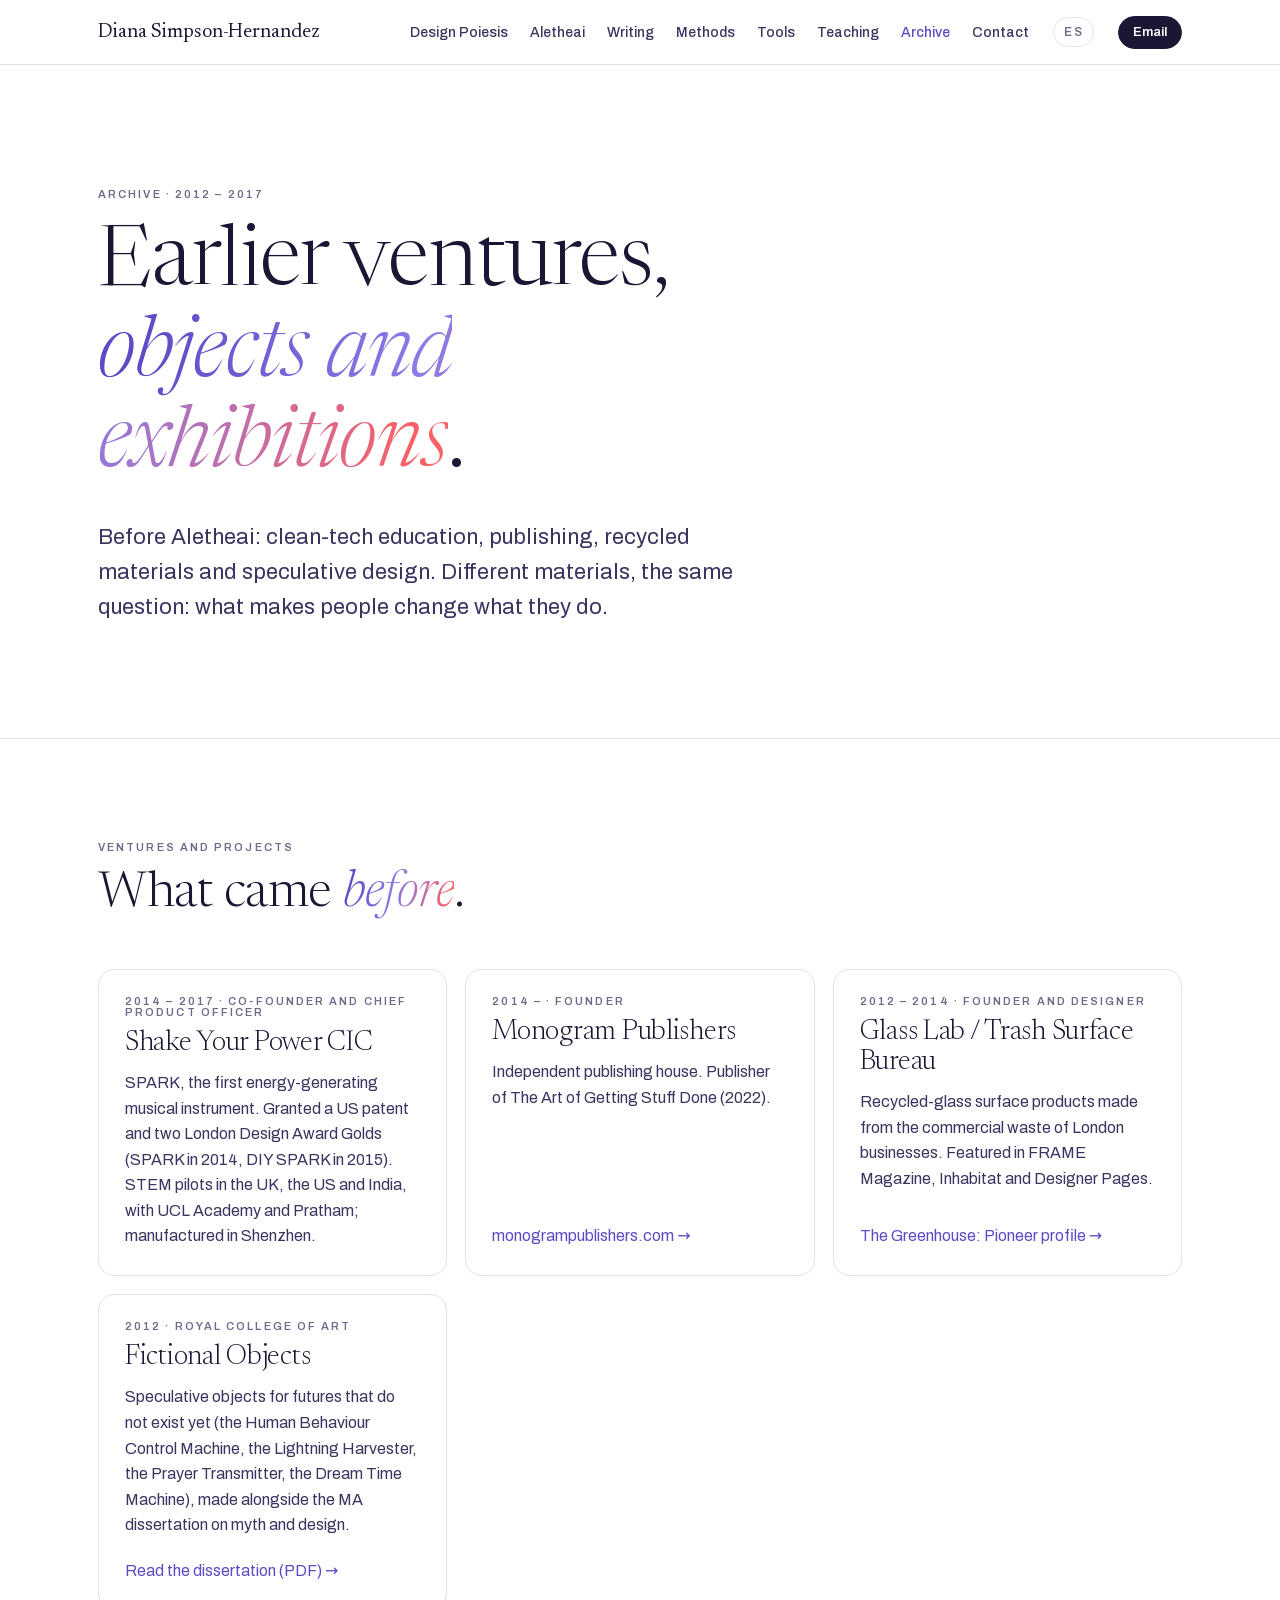
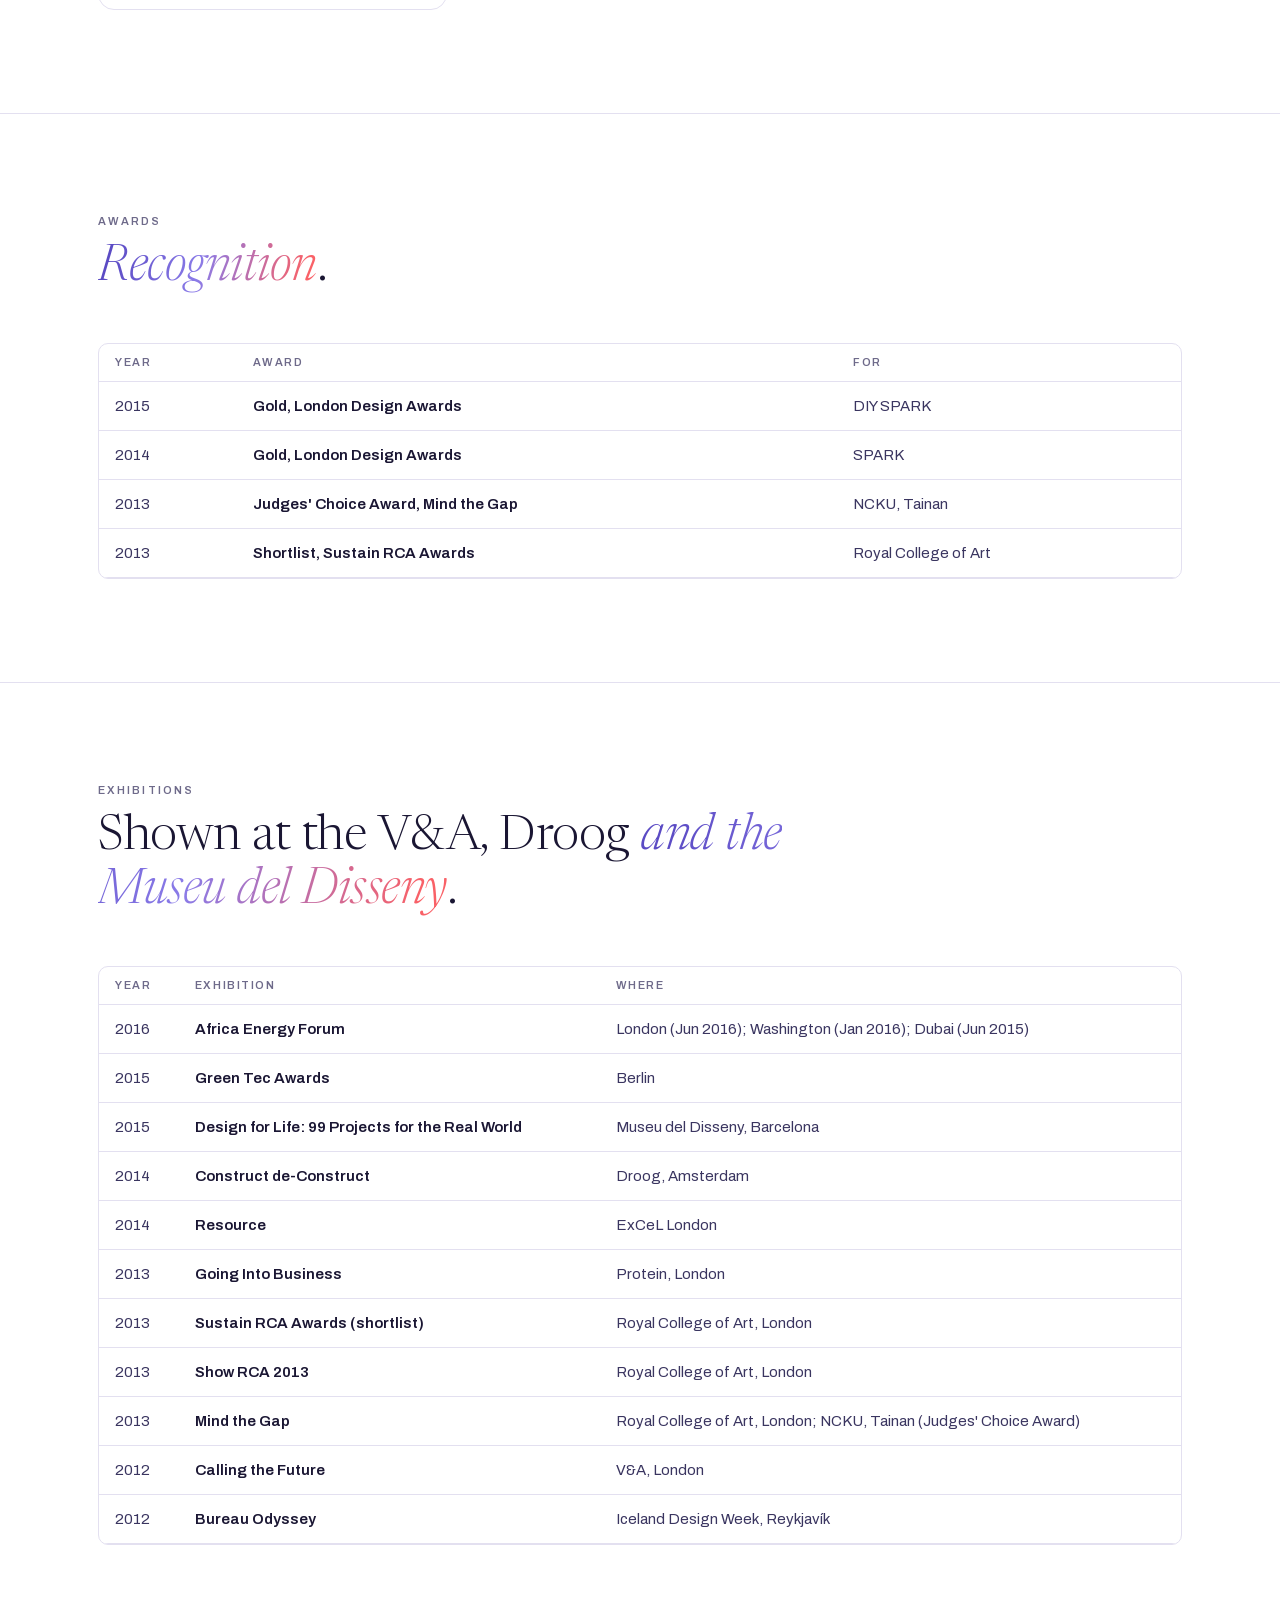
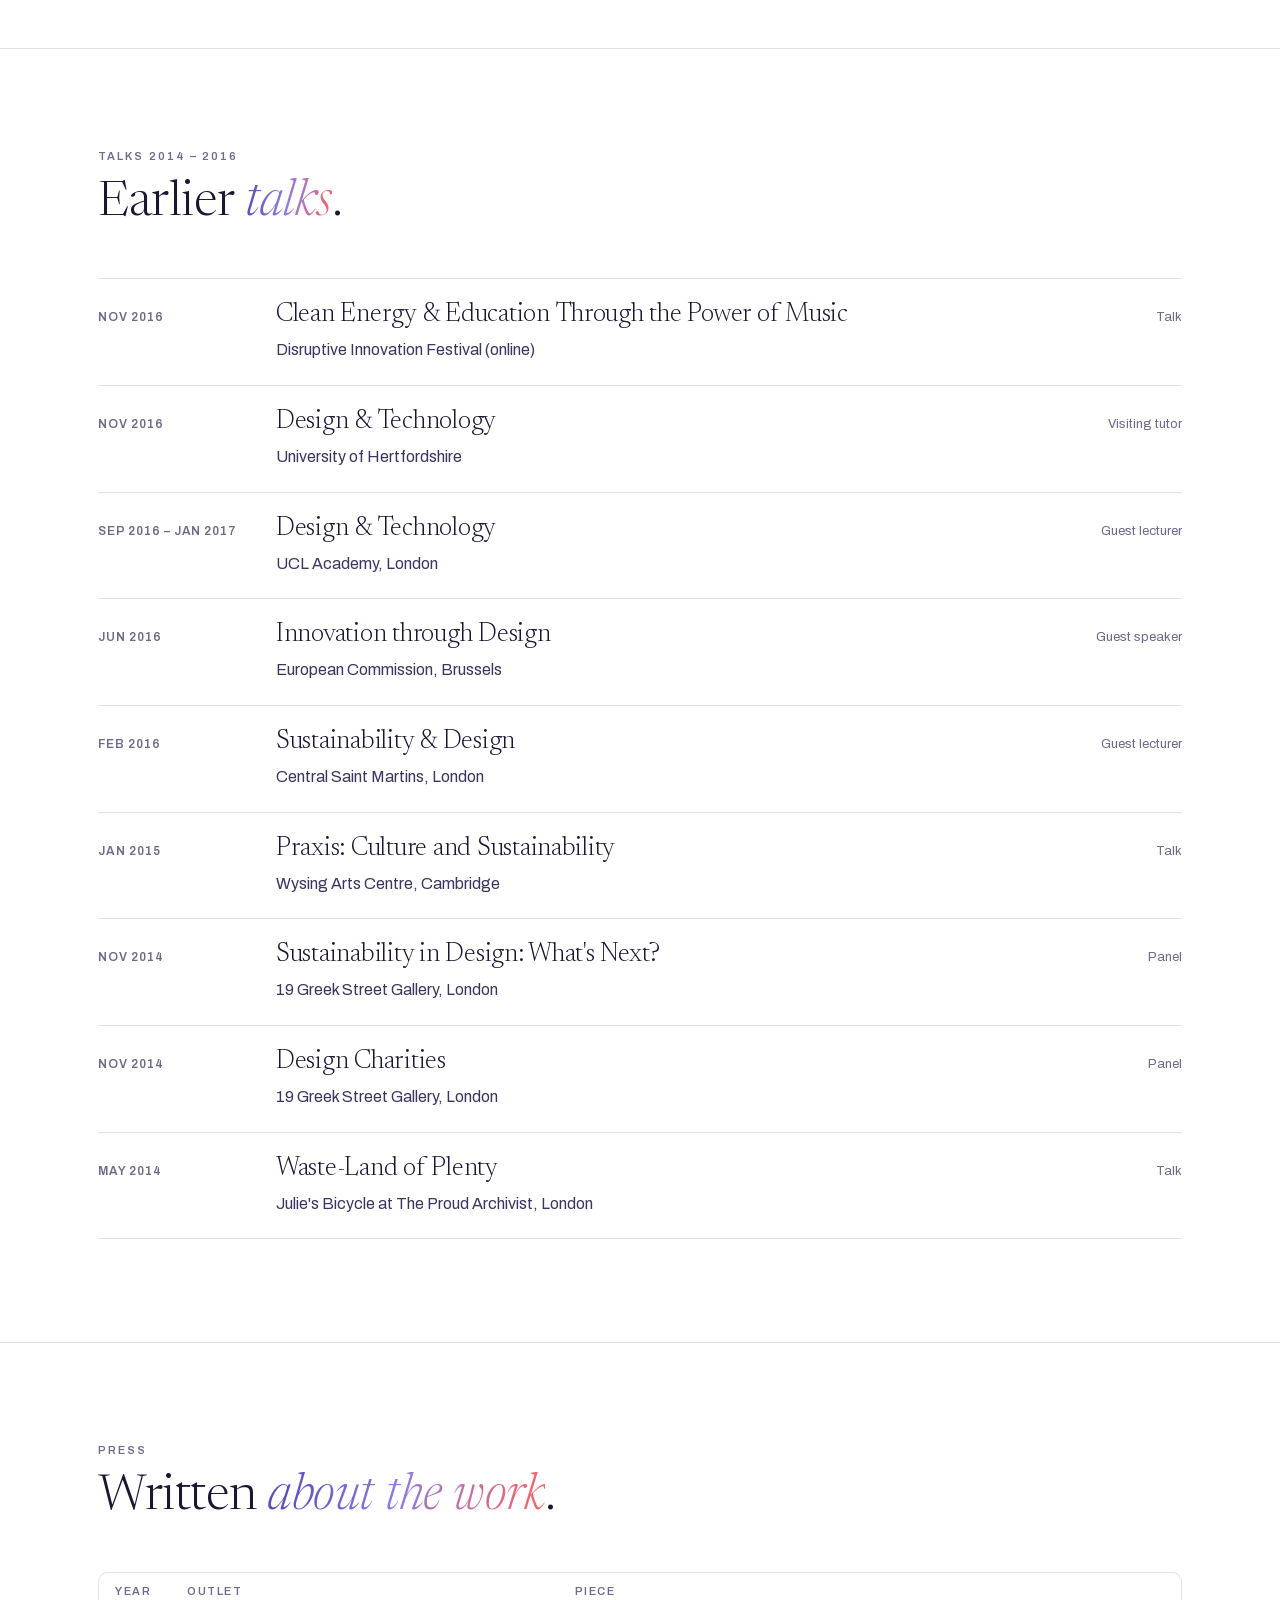
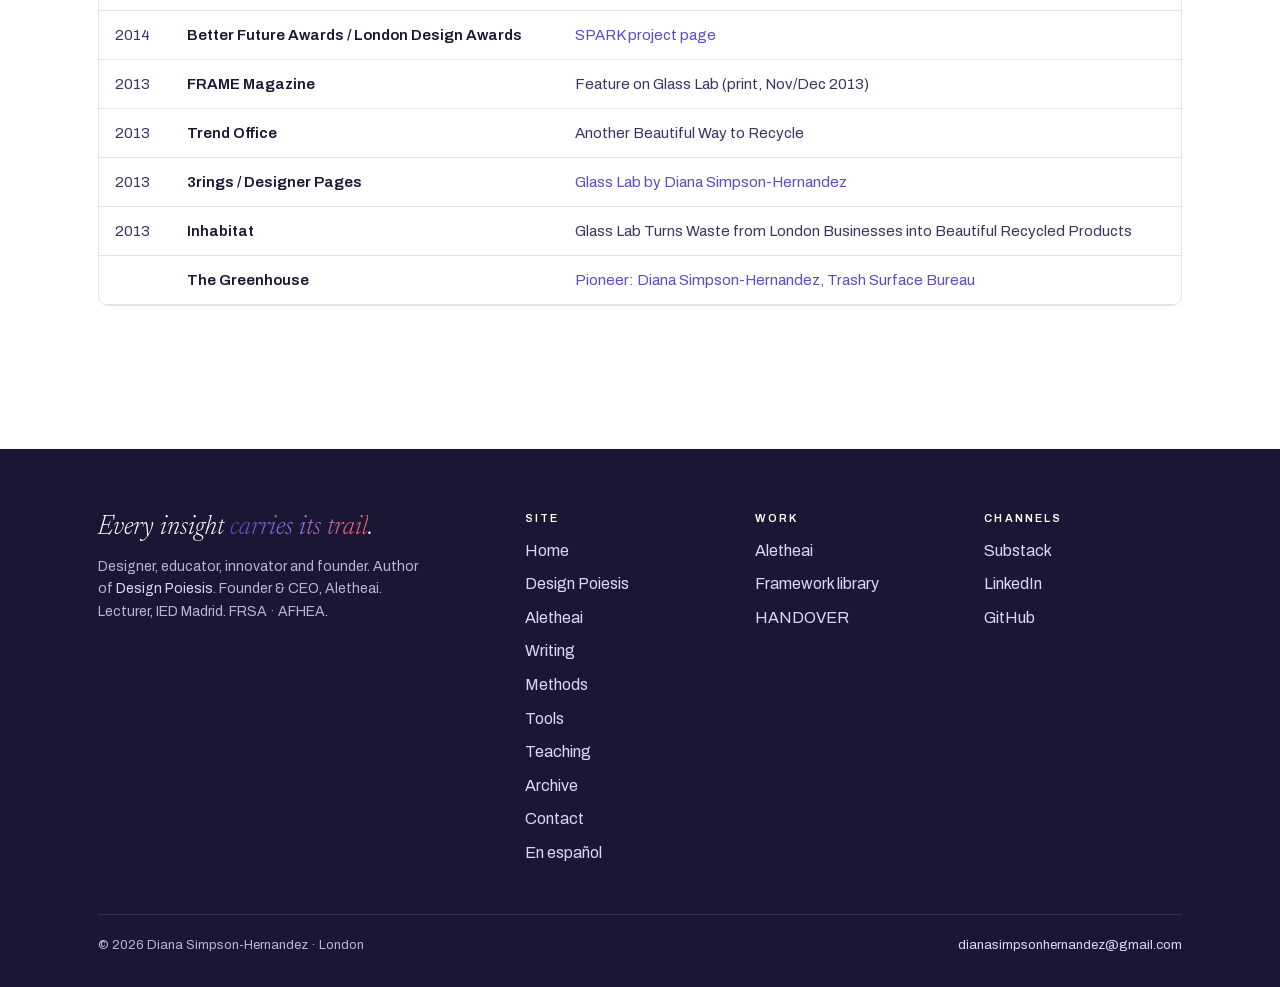
<file: archive/index.html>
<!DOCTYPE html>
<html lang="en">
<head>
<meta charset="utf-8">
<meta name="viewport" content="width=device-width, initial-scale=1">
<title>Archive 2012–2017 — SPARK, Glass Lab, Monogram | Diana Simpson-Hernandez</title>
<meta name="description" content="Shake Your Power and SPARK (US patent, two London Design Award Golds), Glass Lab / Trash Surface Bureau, Monogram Publishers, RCA fictional objects, exhibitions, talks and press, 2012–2017.">
<link rel="canonical" href="https://dianasimpsonhernandez.com/archive/">

<meta name="robots" content="index,follow,max-image-preview:large">
<meta name="author" content="Diana Simpson-Hernandez">
<meta name="theme-color" content="#1A1633">
<meta property="og:type" content="website">
<meta property="og:site_name" content="Diana Simpson-Hernandez">
<meta property="og:locale" content="en_GB">
<meta property="og:url" content="https://dianasimpsonhernandez.com/archive/">
<meta property="og:title" content="Earlier ventures, objects and exhibitions.">
<meta property="og:description" content="Shake Your Power and SPARK (US patent, two London Design Award Golds), Glass Lab / Trash Surface Bureau, Monogram Publishers, RCA fictional objects, exhibitions, talks and press, 2012–2017.">
<meta property="og:image" content="https://dianasimpsonhernandez.com/assets/og/archive.png">
<meta property="og:image:width" content="1200"><meta property="og:image:height" content="630">
<meta property="og:image:alt" content="Earlier ventures, objects and exhibitions.">
<meta name="twitter:card" content="summary_large_image">
<meta name="twitter:title" content="Earlier ventures, objects and exhibitions.">
<meta name="twitter:description" content="Shake Your Power and SPARK (US patent, two London Design Award Golds), Glass Lab / Trash Surface Bureau, Monogram Publishers, RCA fictional objects, exhibitions, talks and press, 2012–2017.">
<meta name="twitter:image" content="https://dianasimpsonhernandez.com/assets/og/archive.png">
<link rel="icon" href="/assets/favicon.svg" type="image/svg+xml">
<link rel="icon" href="/favicon.ico" sizes="48x48">
<link rel="apple-touch-icon" href="/assets/apple-touch-icon.png">
<link rel="manifest" href="/assets/site.webmanifest">
<link rel="preload" href="/assets/fonts/Newsreader-var.woff2" as="font" type="font/woff2" crossorigin>
<link rel="preload" href="/assets/fonts/Archivo-var.woff2" as="font" type="font/woff2" crossorigin>
<link rel="stylesheet" href="/assets/fonts/fonts.css">
<link rel="stylesheet" href="/styles/site.css">
<link rel="sitemap" type="application/xml" href="/sitemap.xml">
<link rel="alternate" type="application/rss+xml" title="Diana Simpson-Hernandez on Substack" href="https://dianasimpsonhernandez.substack.com/feed">
<script defer src="https://cloud.umami.is/script.js" data-website-id="a98055b4-17b2-4091-b09e-3b3b5b34b4ad"></script>
<script type="application/ld+json">{"@context": "https://schema.org", "@graph": [{"@type": "Person", "@id": "https://dianasimpsonhernandez.com/#person", "name": "Diana Simpson-Hernandez", "alternateName": "Diana Simpson Hernandez", "url": "https://dianasimpsonhernandez.com/", "image": "https://dianasimpsonhernandez.com/assets/diana-simpson-hernandez.jpg", "jobTitle": "Designer and founder", "description": "Designer, educator, innovator and founder. Author of Design Poiesis, a design methodology for the age of AI. Founder and CEO of Aletheai (behavioural decision intelligence; six patent applications filed). Lecturer at IED Madrid; mentor at London College of Communication (UAL). FRSA, AFHEA.", "email": "mailto:dianasimpsonhernandez@gmail.com", "knowsLanguage": ["en", "es"], "knowsAbout": ["Design Poiesis", "Design methodology", "Decision intelligence", "AI governance", "AI assurance", "Behavioural design", "Product design", "Speculative design", "AI-native product development", "AI-assisted design", "Design education", "Human-in-the-loop AI"], "alumniOf": [{"@type": "CollegeOrUniversity", "name": "Royal College of Art"}, {"@type": "CollegeOrUniversity", "name": "Central Saint Martins, University of the Arts London"}], "memberOf": [{"@type": "Organization", "name": "Royal Society of Arts"}, {"@type": "Organization", "name": "Advance HE (Higher Education Academy)"}], "worksFor": {"@type": "Organization", "name": "Aletheai", "url": "https://aletheai.ai"}, "affiliation": [{"@type": "CollegeOrUniversity", "name": "IED Madrid"}, {"@type": "CollegeOrUniversity", "name": "London College of Communication, University of the Arts London"}], "sameAs": ["https://dianasimpsonhernandez.substack.com", "https://linkedin.com/in/dianasimpson", "https://github.com/dsimpsonh", "https://aletheai.ai", "https://substack.com/@dianasimpsonhernandez", "https://www.youtube.com/@DianaSimpsonHernandez", "https://rca.academia.edu/DianaSimpson", "https://frameworks.dianasimpsonhernandez.com/"]}, {"@type": "WebSite", "@id": "https://dianasimpsonhernandez.com/#website", "url": "https://dianasimpsonhernandez.com/", "name": "Diana Simpson-Hernandez", "publisher": {"@id": "https://dianasimpsonhernandez.com/#person"}, "inLanguage": ["en-GB", "es"]}, {"@type": "BreadcrumbList", "itemListElement": [{"@type": "ListItem", "position": 1, "name": "Home", "item": "https://dianasimpsonhernandez.com/"}, {"@type": "ListItem", "position": 2, "name": "Archive", "item": "https://dianasimpsonhernandez.com/archive/"}]}]}</script>
</head>
<body>
<a class="skip" href="#main">Skip to content</a>
<header class="nav"><div class="wrap">
<a class="brand" href="/">Diana Simpson-Hernandez</a>
<ul><li><a href="/design-poiesis/">Design Poiesis</a></li><li><a href="/aletheai/">Aletheai</a></li><li><a href="/writing/">Writing</a></li><li><a href="/methods/">Methods</a></li><li><a href="/tools/">Tools</a></li><li><a href="/teaching/">Teaching</a></li><li><a href="/archive/" aria-current="page">Archive</a></li><li><a href="/contact/">Contact</a></li></ul>
<a class="lang" href="/es/" hreflang="es" lang="es" title="En español">ES</a>
<a href="mailto:dianasimpsonhernandez@gmail.com" class="btn sm cta" data-umami-event="email_click" data-umami-event-position="nav">Email</a>
</div></header>
<main id="main">

<section class="hero" style="border-top:0"><div class="wrap">
<span class="lab">Archive · 2012 – 2017</span>
<h1 class="" style="margin-top:14px">Earlier ventures, <em>objects and exhibitions</em>.</h1>
<p class="sub">Before Aletheai: clean-tech education, publishing, recycled materials and speculative design. Different materials, the same question: what makes people change what they do.</p>

</div></section>
<section id="projects"><div class="wrap">
<div class="sh"><span class="lab">Ventures and projects</span><h2>What came <em>before</em>.</h2></div>
<div class="grid g2"><div class="card"><span class="lab">2014 – 2017 · Co-founder and Chief Product Officer</span><h3>Shake Your Power CIC</h3><p>SPARK, the first energy-generating musical instrument. Granted a US patent and two London Design Award Golds (SPARK in 2014, DIY SPARK in 2015). STEM pilots in the UK, the US and India, with UCL Academy and Pratham; manufactured in Shenzhen.</p></div><div class="card"><span class="lab">2014 – · Founder</span><h3>Monogram Publishers</h3><p>Independent publishing house. Publisher of The Art of Getting Stuff Done (2022).</p><div class="foot"><a href="https://monogrampublishers.com" data-umami-event="cta_click" data-umami-event-kind="archive-link" target="_blank" rel="noopener">monogrampublishers.com →</a></div></div><div class="card"><span class="lab">2012 – 2014 · Founder and designer</span><h3>Glass Lab / Trash Surface Bureau</h3><p>Recycled-glass surface products made from the commercial waste of London businesses. Featured in FRAME Magazine, Inhabitat and Designer Pages.</p><div class="foot"><a href="https://greenhouse.agency/blog/pioneer-diana-simpson-hernandez-trash-surface-bureau/" data-umami-event="cta_click" data-umami-event-kind="archive-link" target="_blank" rel="noopener">The Greenhouse: Pioneer profile →</a></div></div><div class="card"><span class="lab">2012 · Royal College of Art</span><h3>Fictional Objects</h3><p>Speculative objects for futures that do not exist yet (the Human Behaviour Control Machine, the Lightning Harvester, the Prayer Transmitter, the Dream Time Machine), made alongside the MA dissertation on myth and design.</p><div class="foot"><a href="/assets/papers/modern-mythopoeia-rca-2012.pdf" data-umami-event="cta_click" data-umami-event-kind="archive-link" target="_blank" rel="noopener">Read the dissertation (PDF) →</a></div></div></div>
</div></section>
<section id="awards"><div class="wrap">
<div class="sh"><span class="lab">Awards</span><h2><em>Recognition</em>.</h2></div>
<div class="tbl"><table><thead><tr><th>Year</th><th>Award</th><th>For</th></tr></thead><tbody><tr><td>2015</td><td><strong>Gold, London Design Awards</strong></td><td>DIY SPARK</td></tr><tr><td>2014</td><td><strong>Gold, London Design Awards</strong></td><td>SPARK</td></tr><tr><td>2013</td><td><strong>Judges' Choice Award, Mind the Gap</strong></td><td>NCKU, Tainan</td></tr><tr><td>2013</td><td><strong>Shortlist, Sustain RCA Awards</strong></td><td>Royal College of Art</td></tr></tbody></table></div>
</div></section>
<section id="exhibitions"><div class="wrap">
<div class="sh"><span class="lab">Exhibitions</span><h2>Shown at the V&amp;A, Droog <em>and the Museu del Disseny</em>.</h2></div>
<div class="tbl"><table><thead><tr><th>Year</th><th>Exhibition</th><th>Where</th></tr></thead><tbody><tr><td>2016</td><td><strong>Africa Energy Forum</strong></td><td>London (Jun 2016); Washington (Jan 2016); Dubai (Jun 2015)</td></tr><tr><td>2015</td><td><strong>Green Tec Awards</strong></td><td>Berlin</td></tr><tr><td>2015</td><td><strong>Design for Life: 99 Projects for the Real World</strong></td><td>Museu del Disseny, Barcelona</td></tr><tr><td>2014</td><td><strong>Construct de-Construct</strong></td><td>Droog, Amsterdam</td></tr><tr><td>2014</td><td><strong>Resource</strong></td><td>ExCeL London</td></tr><tr><td>2013</td><td><strong>Going Into Business</strong></td><td>Protein, London</td></tr><tr><td>2013</td><td><strong>Sustain RCA Awards (shortlist)</strong></td><td>Royal College of Art, London</td></tr><tr><td>2013</td><td><strong>Show RCA 2013</strong></td><td>Royal College of Art, London</td></tr><tr><td>2013</td><td><strong>Mind the Gap</strong></td><td>Royal College of Art, London; NCKU, Tainan (Judges' Choice Award)</td></tr><tr><td>2012</td><td><strong>Calling the Future</strong></td><td>V&amp;A, London</td></tr><tr><td>2012</td><td><strong>Bureau Odyssey</strong></td><td>Iceland Design Week, Reykjavík</td></tr></tbody></table></div>
</div></section>
<section id="talks"><div class="wrap">
<div class="sh"><span class="lab">Talks 2014 – 2016</span><h2>Earlier <em>talks</em>.</h2></div>
<div class="entries"><article class="entry"><span class="when">Nov 2016</span>
<div><h3>Clean Energy &amp; Education Through the Power of Music</h3><p class="dek">Disruptive Innovation Festival (online)</p></div><span class="meta">Talk</span></article><article class="entry"><span class="when">Nov 2016</span>
<div><h3>Design &amp; Technology</h3><p class="dek">University of Hertfordshire</p></div><span class="meta">Visiting tutor</span></article><article class="entry"><span class="when">Sep 2016 – Jan 2017</span>
<div><h3>Design &amp; Technology</h3><p class="dek">UCL Academy, London</p></div><span class="meta">Guest lecturer</span></article><article class="entry"><span class="when">Jun 2016</span>
<div><h3>Innovation through Design</h3><p class="dek">European Commission, Brussels</p></div><span class="meta">Guest speaker</span></article><article class="entry"><span class="when">Feb 2016</span>
<div><h3>Sustainability &amp; Design</h3><p class="dek">Central Saint Martins, London</p></div><span class="meta">Guest lecturer</span></article><article class="entry"><span class="when">Jan 2015</span>
<div><h3>Praxis: Culture and Sustainability</h3><p class="dek">Wysing Arts Centre, Cambridge</p></div><span class="meta">Talk</span></article><article class="entry"><span class="when">Nov 2014</span>
<div><h3>Sustainability in Design: What's Next?</h3><p class="dek">19 Greek Street Gallery, London</p></div><span class="meta">Panel</span></article><article class="entry"><span class="when">Nov 2014</span>
<div><h3>Design Charities</h3><p class="dek">19 Greek Street Gallery, London</p></div><span class="meta">Panel</span></article><article class="entry"><span class="when">May 2014</span>
<div><h3>Waste-Land of Plenty</h3><p class="dek">Julie's Bicycle at The Proud Archivist, London</p></div><span class="meta">Talk</span></article></div>
</div></section>
<section id="press"><div class="wrap">
<div class="sh"><span class="lab">Press</span><h2>Written <em>about the work</em>.</h2></div>
<div class="tbl"><table><thead><tr><th>Year</th><th>Outlet</th><th>Piece</th></tr></thead><tbody><tr><td>2014</td><td><strong>Better Future Awards / London Design Awards</strong></td><td><a href="http://www.betterfutureawards.com/LON14/project.asp?ID=13100" target="_blank" rel="noopener">SPARK project page</a></td></tr><tr><td>2013</td><td><strong>FRAME Magazine</strong></td><td>Feature on Glass Lab (print, Nov/Dec 2013)</td></tr><tr><td>2013</td><td><strong>Trend Office</strong></td><td>Another Beautiful Way to Recycle</td></tr><tr><td>2013</td><td><strong>3rings / Designer Pages</strong></td><td><a href="https://3rings.designerpages.com/2013/07/glass-lab-by-diana-simpson-hernandez/" target="_blank" rel="noopener">Glass Lab by Diana Simpson-Hernandez</a></td></tr><tr><td>2013</td><td><strong>Inhabitat</strong></td><td>Glass Lab Turns Waste from London Businesses into Beautiful Recycled Products</td></tr><tr><td></td><td><strong>The Greenhouse</strong></td><td><a href="https://greenhouse.agency/blog/pioneer-diana-simpson-hernandez-trash-surface-bureau/" target="_blank" rel="noopener">Pioneer: Diana Simpson-Hernandez, Trash Surface Bureau</a></td></tr></tbody></table></div>
</div></section>
</main>
<footer><div class="wrap">
<div class="cols">
<div><p class="big">Every insight <em class="grad">carries its trail</em>.</p>
<p style="font-size:14px;max-width:40ch">Designer, educator, innovator and founder. Author of <a href="/design-poiesis/">Design Poiesis</a>. Founder &amp; CEO, Aletheai. Lecturer, IED Madrid. FRSA · AFHEA.</p></div>
<div><h4>Site</h4><ul><li><a href="/">Home</a></li><li><a href="/design-poiesis/">Design Poiesis</a></li><li><a href="/aletheai/">Aletheai</a></li><li><a href="/writing/">Writing</a></li><li><a href="/methods/">Methods</a></li><li><a href="/tools/">Tools</a></li><li><a href="/teaching/">Teaching</a></li><li><a href="/archive/">Archive</a></li><li><a href="/contact/">Contact</a></li><li><a href="/es/">En español</a></li></ul></div>
<div><h4>Work</h4><ul><li><a href="https://aletheai.ai" target="_blank" rel="noopener">Aletheai</a></li><li><a href="https://frameworks.dianasimpsonhernandez.com/">Framework library</a></li><li><a href="https://handover.dianasimpsonhernandez.com/" target="_blank" rel="noopener">HANDOVER</a></li></ul></div>
<div><h4>Channels</h4><ul><li><a href="https://dianasimpsonhernandez.substack.com?utm_source=dsh-site&utm_medium=footer&utm_campaign=substack" target="_blank" rel="noopener" data-umami-event="channel_click" data-umami-event-channel="substack" data-umami-event-position="footer">Substack</a></li><li><a href="https://linkedin.com/in/dianasimpson?utm_source=dsh-site&utm_medium=footer&utm_campaign=linkedin" target="_blank" rel="noopener" data-umami-event="channel_click" data-umami-event-channel="linkedin" data-umami-event-position="footer">LinkedIn</a></li><li><a href="https://github.com/dsimpsonh?utm_source=dsh-site&utm_medium=footer&utm_campaign=github" target="_blank" rel="noopener" data-umami-event="channel_click" data-umami-event-channel="github" data-umami-event-position="footer">GitHub</a></li></ul></div>
</div>
<div class="base"><span>© 2026 Diana Simpson-Hernandez · London</span>
<a href="mailto:dianasimpsonhernandez@gmail.com" data-umami-event="email_click" data-umami-event-position="footer">dianasimpsonhernandez@gmail.com</a></div>
</div></footer>
<script>
(function(){
  var toast;
  function say(addr,copied){
    if(!toast){toast=document.createElement('div');toast.className='etoast';toast.setAttribute('role','status');toast.setAttribute('aria-live','polite');document.body.appendChild(toast);}
    toast.innerHTML='<i>✓</i><div><b>'+addr+'</b> <span>'+(copied?'copied — opening your email app':'— opening your email app')+'</span></div>';
    toast.classList.add('on'); clearTimeout(toast._t); toast._t=setTimeout(function(){toast.classList.remove('on')},3800);
  }
  document.querySelectorAll('a[href^="mailto:"]').forEach(function(a){
    a.addEventListener('click',function(){
      var addr=a.getAttribute('href').slice(7).split('?')[0];
      var p=navigator.clipboard&&window.isSecureContext?navigator.clipboard.writeText(addr):Promise.reject();
      p.then(function(){say(addr,true)},function(){say(addr,false)});
    });
  });
})();
</script>
</body></html>
</file>
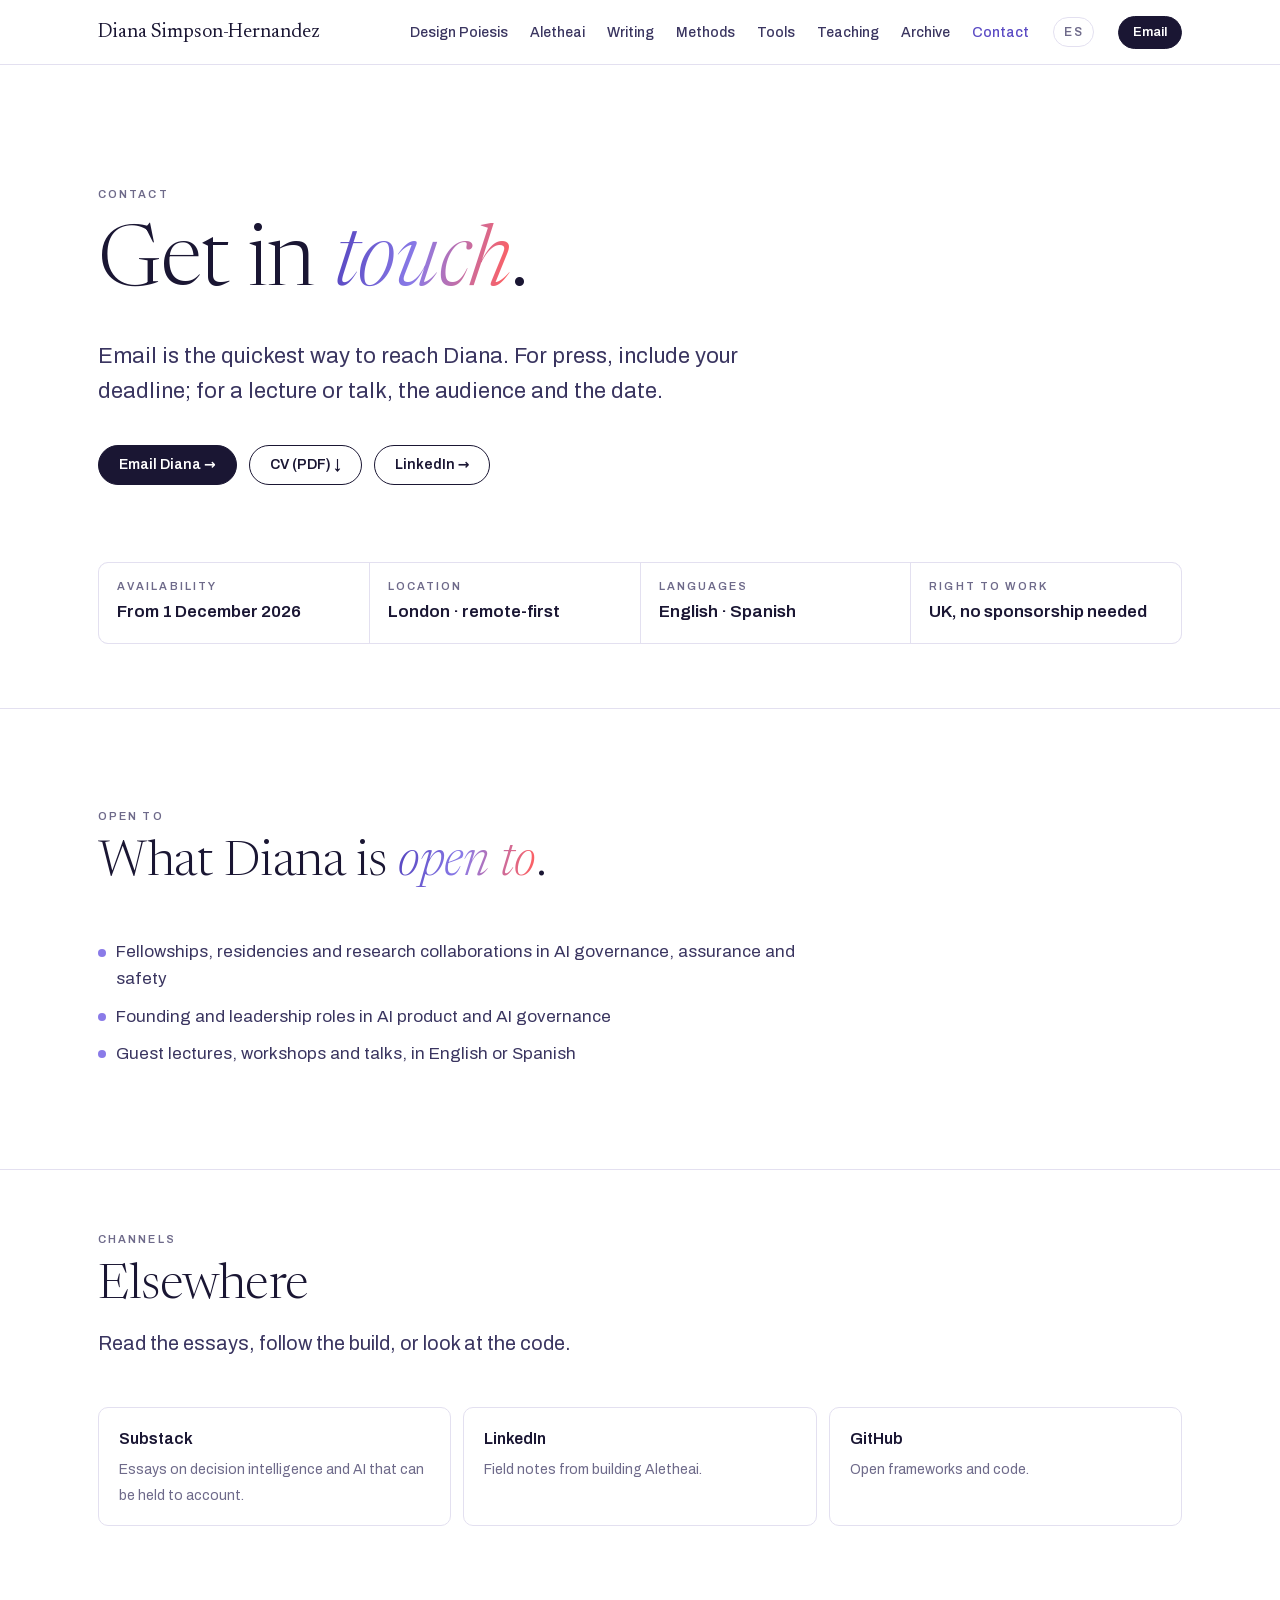
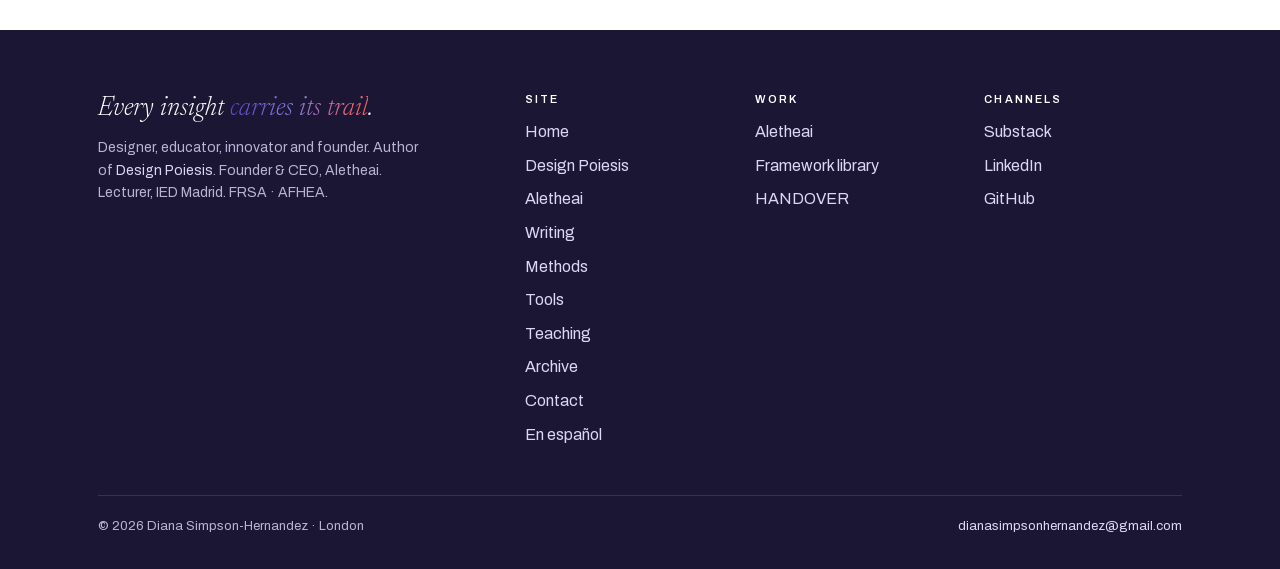
<file: contact/index.html>
<!DOCTYPE html>
<html lang="en">
<head>
<meta charset="utf-8">
<meta name="viewport" content="width=device-width, initial-scale=1">
<title>Contact | Diana Simpson-Hernandez</title>
<meta name="description" content="Fellowships, research collaborations, leadership roles, lectures and talks. From 1 December 2026. London, remote-first. English and Spanish.">
<link rel="canonical" href="https://dianasimpsonhernandez.com/contact/">

<meta name="robots" content="index,follow,max-image-preview:large">
<meta name="author" content="Diana Simpson-Hernandez">
<meta name="theme-color" content="#1A1633">
<meta property="og:type" content="website">
<meta property="og:site_name" content="Diana Simpson-Hernandez">
<meta property="og:locale" content="en_GB">
<meta property="og:url" content="https://dianasimpsonhernandez.com/contact/">
<meta property="og:title" content="Get in touch.">
<meta property="og:description" content="Fellowships, research collaborations, leadership roles, lectures and talks. From 1 December 2026. London, remote-first. English and Spanish.">
<meta property="og:image" content="https://dianasimpsonhernandez.com/assets/og/contact.png">
<meta property="og:image:width" content="1200"><meta property="og:image:height" content="630">
<meta property="og:image:alt" content="Get in touch.">
<meta name="twitter:card" content="summary_large_image">
<meta name="twitter:title" content="Get in touch.">
<meta name="twitter:description" content="Fellowships, research collaborations, leadership roles, lectures and talks. From 1 December 2026. London, remote-first. English and Spanish.">
<meta name="twitter:image" content="https://dianasimpsonhernandez.com/assets/og/contact.png">
<link rel="icon" href="/assets/favicon.svg" type="image/svg+xml">
<link rel="icon" href="/favicon.ico" sizes="48x48">
<link rel="apple-touch-icon" href="/assets/apple-touch-icon.png">
<link rel="manifest" href="/assets/site.webmanifest">
<link rel="preload" href="/assets/fonts/Newsreader-var.woff2" as="font" type="font/woff2" crossorigin>
<link rel="preload" href="/assets/fonts/Archivo-var.woff2" as="font" type="font/woff2" crossorigin>
<link rel="stylesheet" href="/assets/fonts/fonts.css">
<link rel="stylesheet" href="/styles/site.css">
<link rel="sitemap" type="application/xml" href="/sitemap.xml">
<link rel="alternate" type="application/rss+xml" title="Diana Simpson-Hernandez on Substack" href="https://dianasimpsonhernandez.substack.com/feed">
<script defer src="https://cloud.umami.is/script.js" data-website-id="a98055b4-17b2-4091-b09e-3b3b5b34b4ad"></script>
<script type="application/ld+json">{"@context": "https://schema.org", "@graph": [{"@type": "Person", "@id": "https://dianasimpsonhernandez.com/#person", "name": "Diana Simpson-Hernandez", "alternateName": "Diana Simpson Hernandez", "url": "https://dianasimpsonhernandez.com/", "image": "https://dianasimpsonhernandez.com/assets/diana-simpson-hernandez.jpg", "jobTitle": "Designer and founder", "description": "Designer, educator, innovator and founder. Author of Design Poiesis, a design methodology for the age of AI. Founder and CEO of Aletheai (behavioural decision intelligence; six patent applications filed). Lecturer at IED Madrid; mentor at London College of Communication (UAL). FRSA, AFHEA.", "email": "mailto:dianasimpsonhernandez@gmail.com", "knowsLanguage": ["en", "es"], "knowsAbout": ["Design Poiesis", "Design methodology", "Decision intelligence", "AI governance", "AI assurance", "Behavioural design", "Product design", "Speculative design", "AI-native product development", "AI-assisted design", "Design education", "Human-in-the-loop AI"], "alumniOf": [{"@type": "CollegeOrUniversity", "name": "Royal College of Art"}, {"@type": "CollegeOrUniversity", "name": "Central Saint Martins, University of the Arts London"}], "memberOf": [{"@type": "Organization", "name": "Royal Society of Arts"}, {"@type": "Organization", "name": "Advance HE (Higher Education Academy)"}], "worksFor": {"@type": "Organization", "name": "Aletheai", "url": "https://aletheai.ai"}, "affiliation": [{"@type": "CollegeOrUniversity", "name": "IED Madrid"}, {"@type": "CollegeOrUniversity", "name": "London College of Communication, University of the Arts London"}], "sameAs": ["https://dianasimpsonhernandez.substack.com", "https://linkedin.com/in/dianasimpson", "https://github.com/dsimpsonh", "https://aletheai.ai", "https://substack.com/@dianasimpsonhernandez", "https://www.youtube.com/@DianaSimpsonHernandez", "https://rca.academia.edu/DianaSimpson", "https://frameworks.dianasimpsonhernandez.com/"]}, {"@type": "WebSite", "@id": "https://dianasimpsonhernandez.com/#website", "url": "https://dianasimpsonhernandez.com/", "name": "Diana Simpson-Hernandez", "publisher": {"@id": "https://dianasimpsonhernandez.com/#person"}, "inLanguage": ["en-GB", "es"]}, {"@type": "ContactPage", "url": "https://dianasimpsonhernandez.com/contact/", "about": {"@id": "https://dianasimpsonhernandez.com/#person"}}, {"@type": "BreadcrumbList", "itemListElement": [{"@type": "ListItem", "position": 1, "name": "Home", "item": "https://dianasimpsonhernandez.com/"}, {"@type": "ListItem", "position": 2, "name": "Contact", "item": "https://dianasimpsonhernandez.com/contact/"}]}]}</script>
</head>
<body>
<a class="skip" href="#main">Skip to content</a>
<header class="nav"><div class="wrap">
<a class="brand" href="/">Diana Simpson-Hernandez</a>
<ul><li><a href="/design-poiesis/">Design Poiesis</a></li><li><a href="/aletheai/">Aletheai</a></li><li><a href="/writing/">Writing</a></li><li><a href="/methods/">Methods</a></li><li><a href="/tools/">Tools</a></li><li><a href="/teaching/">Teaching</a></li><li><a href="/archive/">Archive</a></li><li><a href="/contact/" aria-current="page">Contact</a></li></ul>
<a class="lang" href="/es/" hreflang="es" lang="es" title="En español">ES</a>
<a href="mailto:dianasimpsonhernandez@gmail.com" class="btn sm cta" data-umami-event="email_click" data-umami-event-position="nav">Email</a>
</div></header>
<main id="main">

<section class="hero" style="border-top:0"><div class="wrap">
<span class="lab">Contact</span>
<h1 class="" style="margin-top:14px">Get in <em>touch</em>.</h1>
<p class="sub">Email is the quickest way to reach Diana. For press, include your deadline; for a lecture or talk, the audience and the date.</p>
<div class="row"><a href="mailto:dianasimpsonhernandez@gmail.com" class="btn" data-umami-event="email_click" data-umami-event-position="contact-hero">Email Diana →</a><a href="/assets/dsh-cv.pdf" class="btn ghost" data-umami-event="cv_download" data-umami-event-position="contact-hero" target="_blank" rel="noopener">CV (PDF) ↓</a><a href="https://linkedin.com/in/dianasimpson" class="btn ghost" data-umami-event="channel_click" data-umami-event-channel="linkedin" data-umami-event-position="contact-hero" target="_blank" rel="noopener">LinkedIn →</a></div>
</div></section>
<section class="tight" style="border-top:0;padding-top:0"><div class="wrap"><div class="facts"><div><span class="lab">Availability</span><b>From 1 December 2026</b></div><div><span class="lab">Location</span><b>London · remote-first</b></div><div><span class="lab">Languages</span><b>English · Spanish</b></div><div><span class="lab">Right to work</span><b>UK, no sponsorship needed</b></div></div></div></section>
<section id="open"><div class="wrap">
<div class="sh"><span class="lab">Open to</span><h2>What Diana is <em>open to</em>.</h2></div>
<ul class="clean" style="font-size:17px;max-width:70ch"><li>Fellowships, residencies and research collaborations in AI governance, assurance and safety</li><li>Founding and leadership roles in AI product and AI governance</li><li>Guest lectures, workshops and talks, in English or Spanish</li></ul>
</div></section>
<section id="channels" class="tight"><div class="wrap">
<div class="sh"><span class="lab">Channels</span><h2>Elsewhere</h2><p class="lede">Read the essays, follow the build, or look at the code.</p></div>
<div class="chan"><a href="https://dianasimpsonhernandez.substack.com?utm_source=dsh-site&utm_medium=channels&utm_campaign=substack" target="_blank" rel="noopener" data-umami-event="channel_click" data-umami-event-channel="substack"><b>Substack</b><span>Essays on decision intelligence and AI that can be held to account.</span></a><a href="https://linkedin.com/in/dianasimpson?utm_source=dsh-site&utm_medium=channels&utm_campaign=linkedin" target="_blank" rel="noopener" data-umami-event="channel_click" data-umami-event-channel="linkedin"><b>LinkedIn</b><span>Field notes from building Aletheai.</span></a><a href="https://github.com/dsimpsonh?utm_source=dsh-site&utm_medium=channels&utm_campaign=github" target="_blank" rel="noopener" data-umami-event="channel_click" data-umami-event-channel="github"><b>GitHub</b><span>Open frameworks and code.</span></a></div></div></section>
</main>
<footer><div class="wrap">
<div class="cols">
<div><p class="big">Every insight <em class="grad">carries its trail</em>.</p>
<p style="font-size:14px;max-width:40ch">Designer, educator, innovator and founder. Author of <a href="/design-poiesis/">Design Poiesis</a>. Founder &amp; CEO, Aletheai. Lecturer, IED Madrid. FRSA · AFHEA.</p></div>
<div><h4>Site</h4><ul><li><a href="/">Home</a></li><li><a href="/design-poiesis/">Design Poiesis</a></li><li><a href="/aletheai/">Aletheai</a></li><li><a href="/writing/">Writing</a></li><li><a href="/methods/">Methods</a></li><li><a href="/tools/">Tools</a></li><li><a href="/teaching/">Teaching</a></li><li><a href="/archive/">Archive</a></li><li><a href="/contact/">Contact</a></li><li><a href="/es/">En español</a></li></ul></div>
<div><h4>Work</h4><ul><li><a href="https://aletheai.ai" target="_blank" rel="noopener">Aletheai</a></li><li><a href="https://frameworks.dianasimpsonhernandez.com/">Framework library</a></li><li><a href="https://handover.dianasimpsonhernandez.com/" target="_blank" rel="noopener">HANDOVER</a></li></ul></div>
<div><h4>Channels</h4><ul><li><a href="https://dianasimpsonhernandez.substack.com?utm_source=dsh-site&utm_medium=footer&utm_campaign=substack" target="_blank" rel="noopener" data-umami-event="channel_click" data-umami-event-channel="substack" data-umami-event-position="footer">Substack</a></li><li><a href="https://linkedin.com/in/dianasimpson?utm_source=dsh-site&utm_medium=footer&utm_campaign=linkedin" target="_blank" rel="noopener" data-umami-event="channel_click" data-umami-event-channel="linkedin" data-umami-event-position="footer">LinkedIn</a></li><li><a href="https://github.com/dsimpsonh?utm_source=dsh-site&utm_medium=footer&utm_campaign=github" target="_blank" rel="noopener" data-umami-event="channel_click" data-umami-event-channel="github" data-umami-event-position="footer">GitHub</a></li></ul></div>
</div>
<div class="base"><span>© 2026 Diana Simpson-Hernandez · London</span>
<a href="mailto:dianasimpsonhernandez@gmail.com" data-umami-event="email_click" data-umami-event-position="footer">dianasimpsonhernandez@gmail.com</a></div>
</div></footer>
<script>
(function(){
  var toast;
  function say(addr,copied){
    if(!toast){toast=document.createElement('div');toast.className='etoast';toast.setAttribute('role','status');toast.setAttribute('aria-live','polite');document.body.appendChild(toast);}
    toast.innerHTML='<i>✓</i><div><b>'+addr+'</b> <span>'+(copied?'copied — opening your email app':'— opening your email app')+'</span></div>';
    toast.classList.add('on'); clearTimeout(toast._t); toast._t=setTimeout(function(){toast.classList.remove('on')},3800);
  }
  document.querySelectorAll('a[href^="mailto:"]').forEach(function(a){
    a.addEventListener('click',function(){
      var addr=a.getAttribute('href').slice(7).split('?')[0];
      var p=navigator.clipboard&&window.isSecureContext?navigator.clipboard.writeText(addr):Promise.reject();
      p.then(function(){say(addr,true)},function(){say(addr,false)});
    });
  });
})();
</script>
</body></html>
</file>
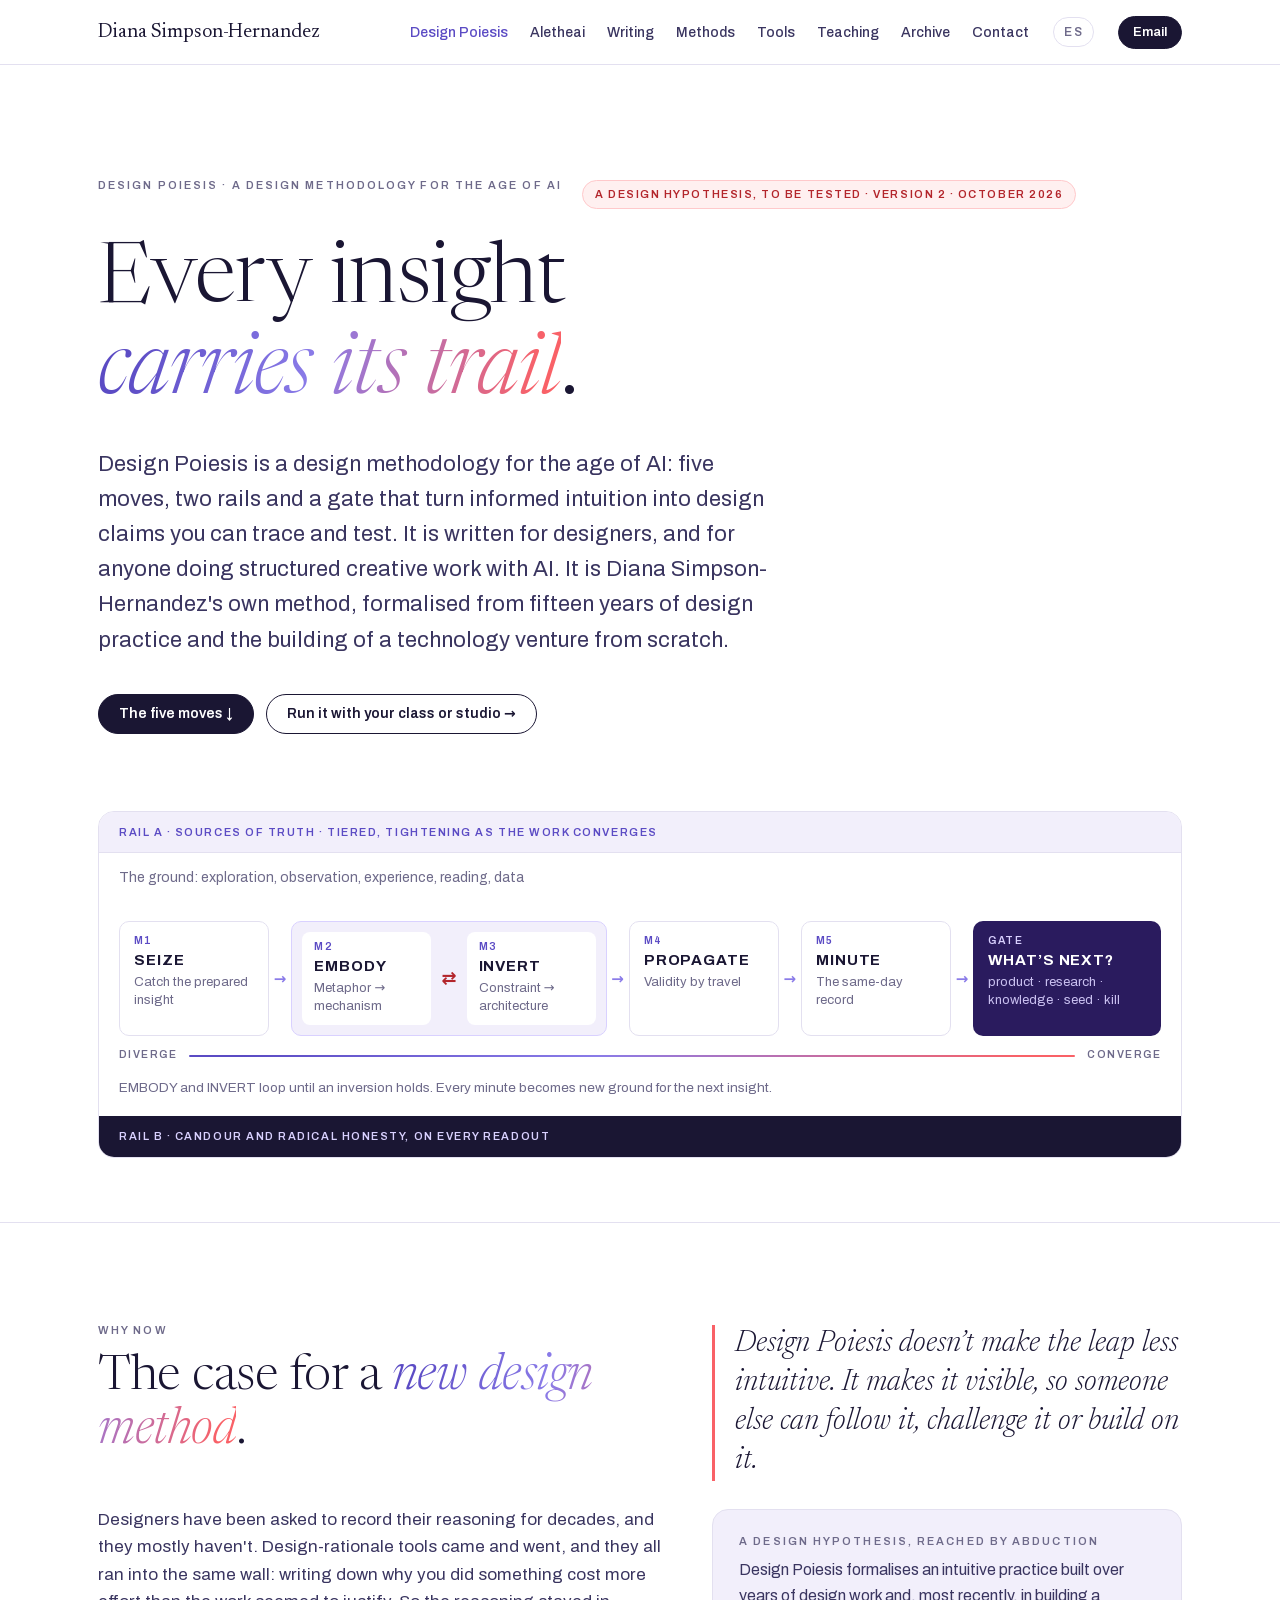
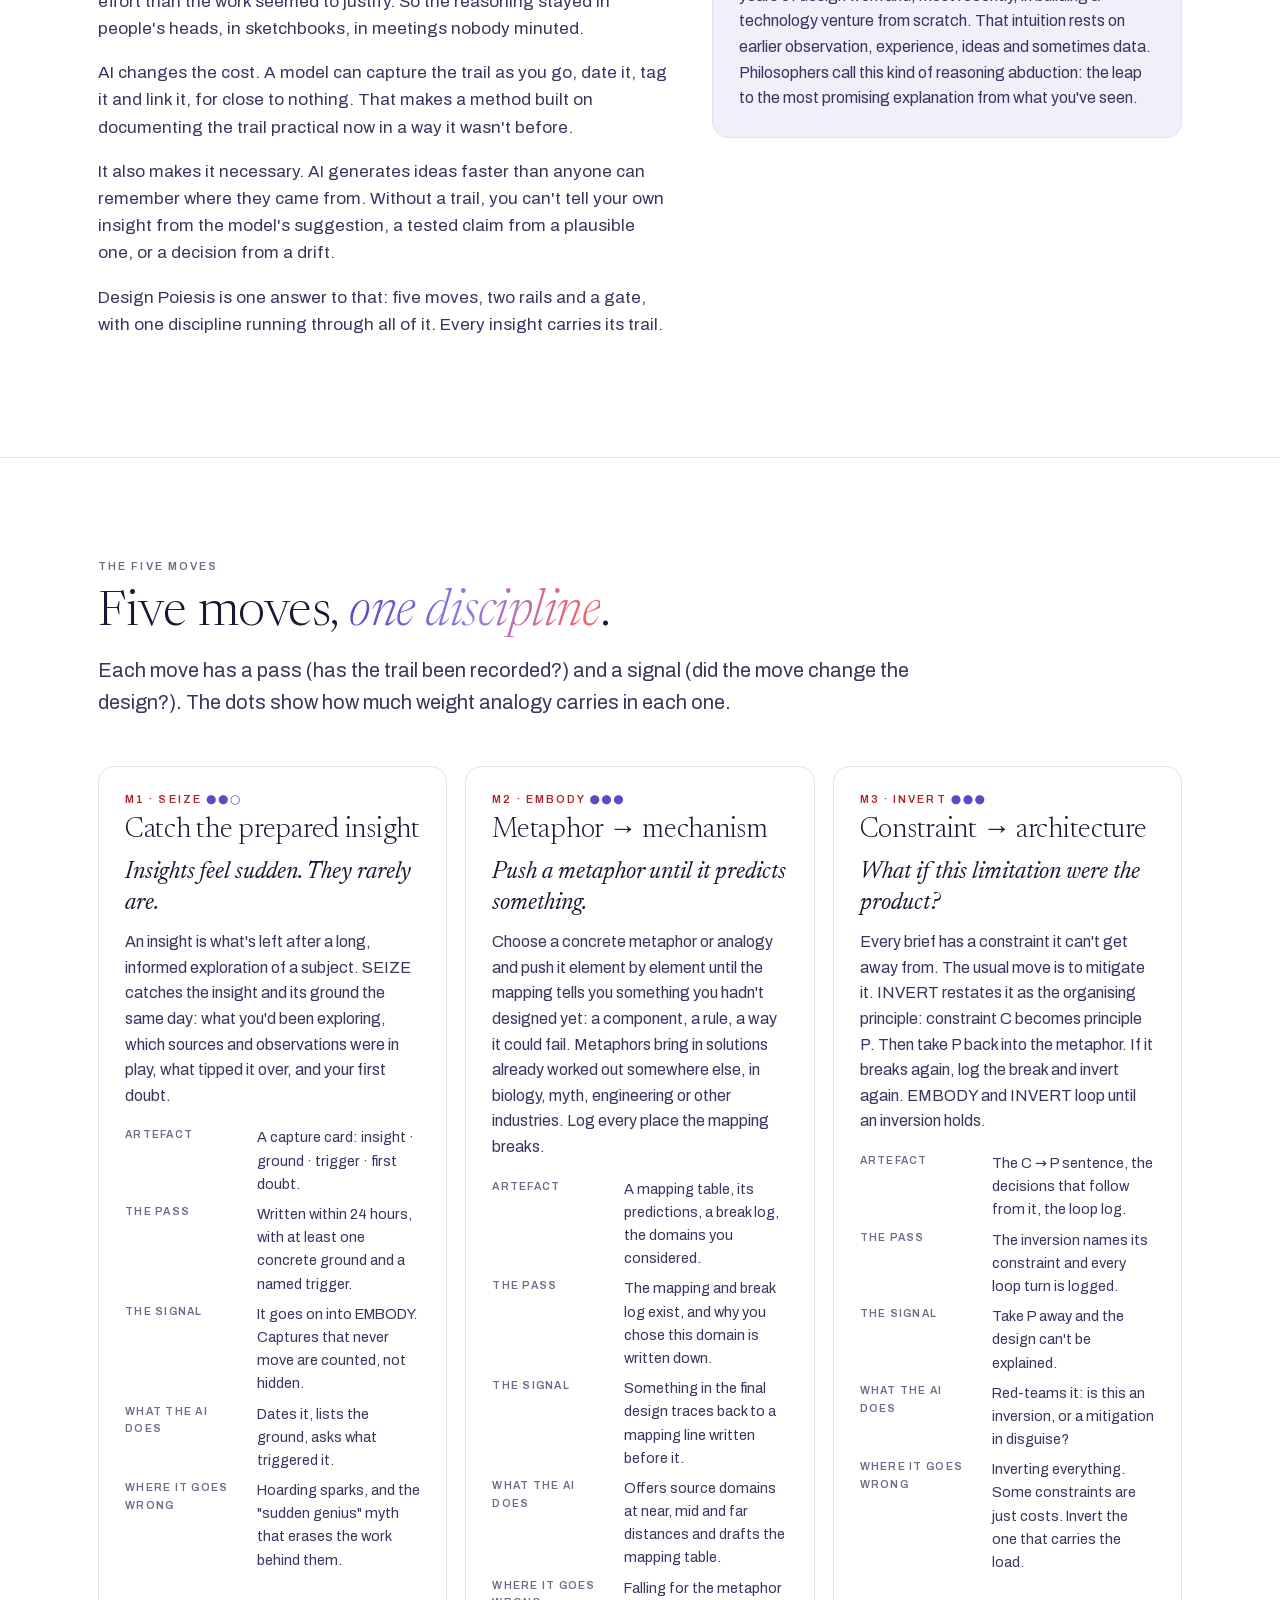
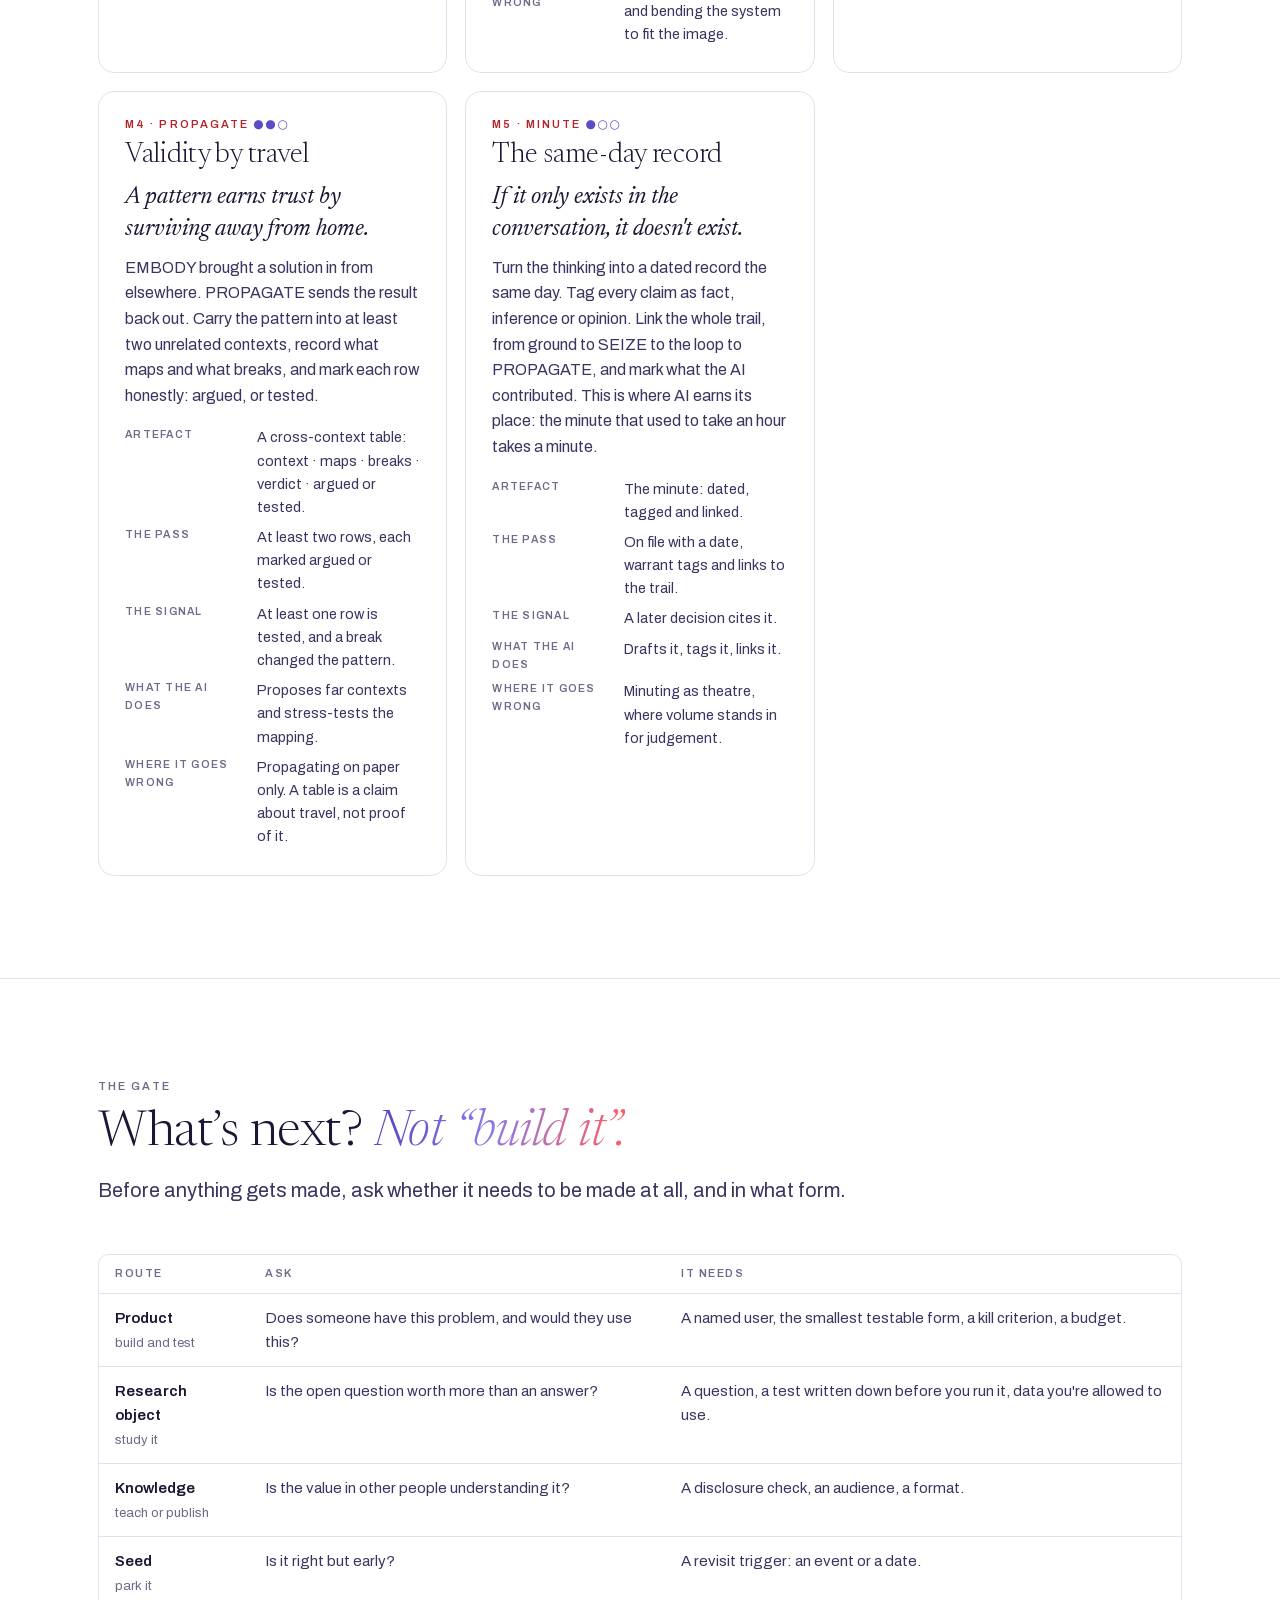
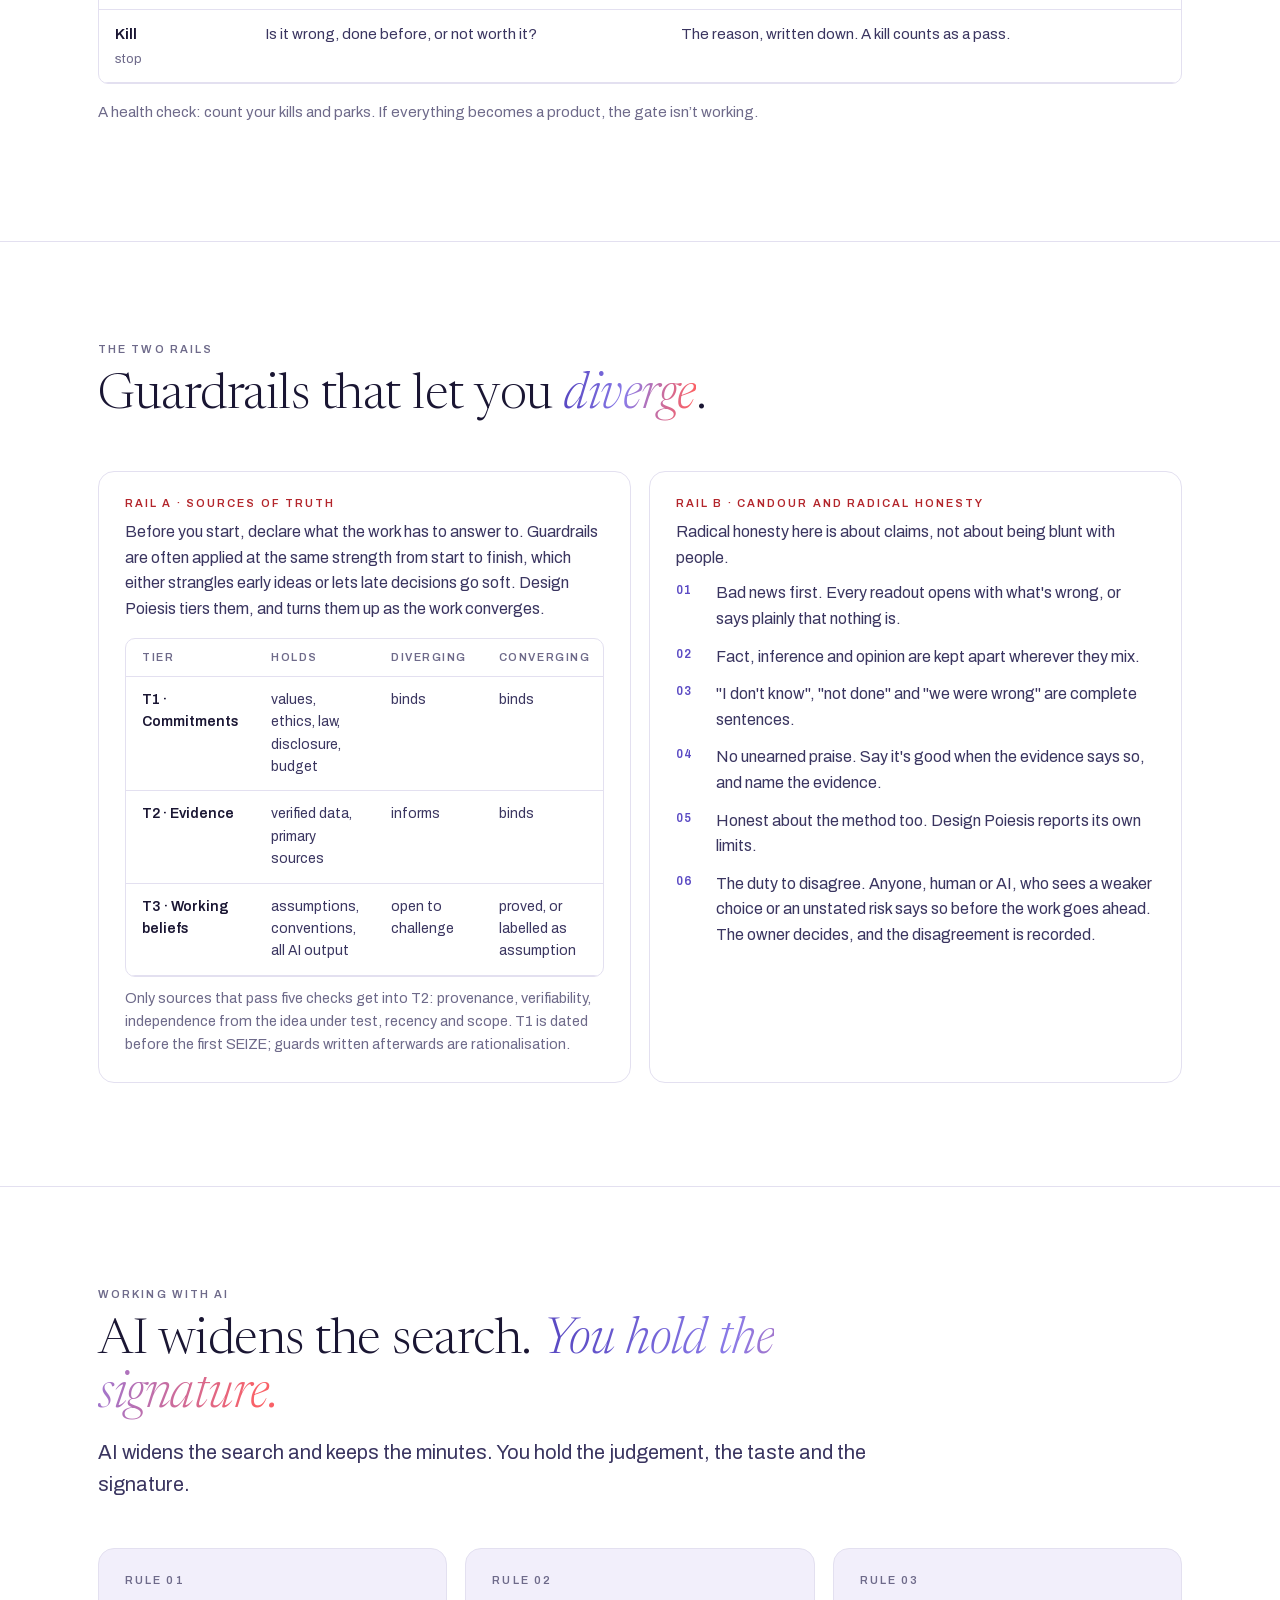
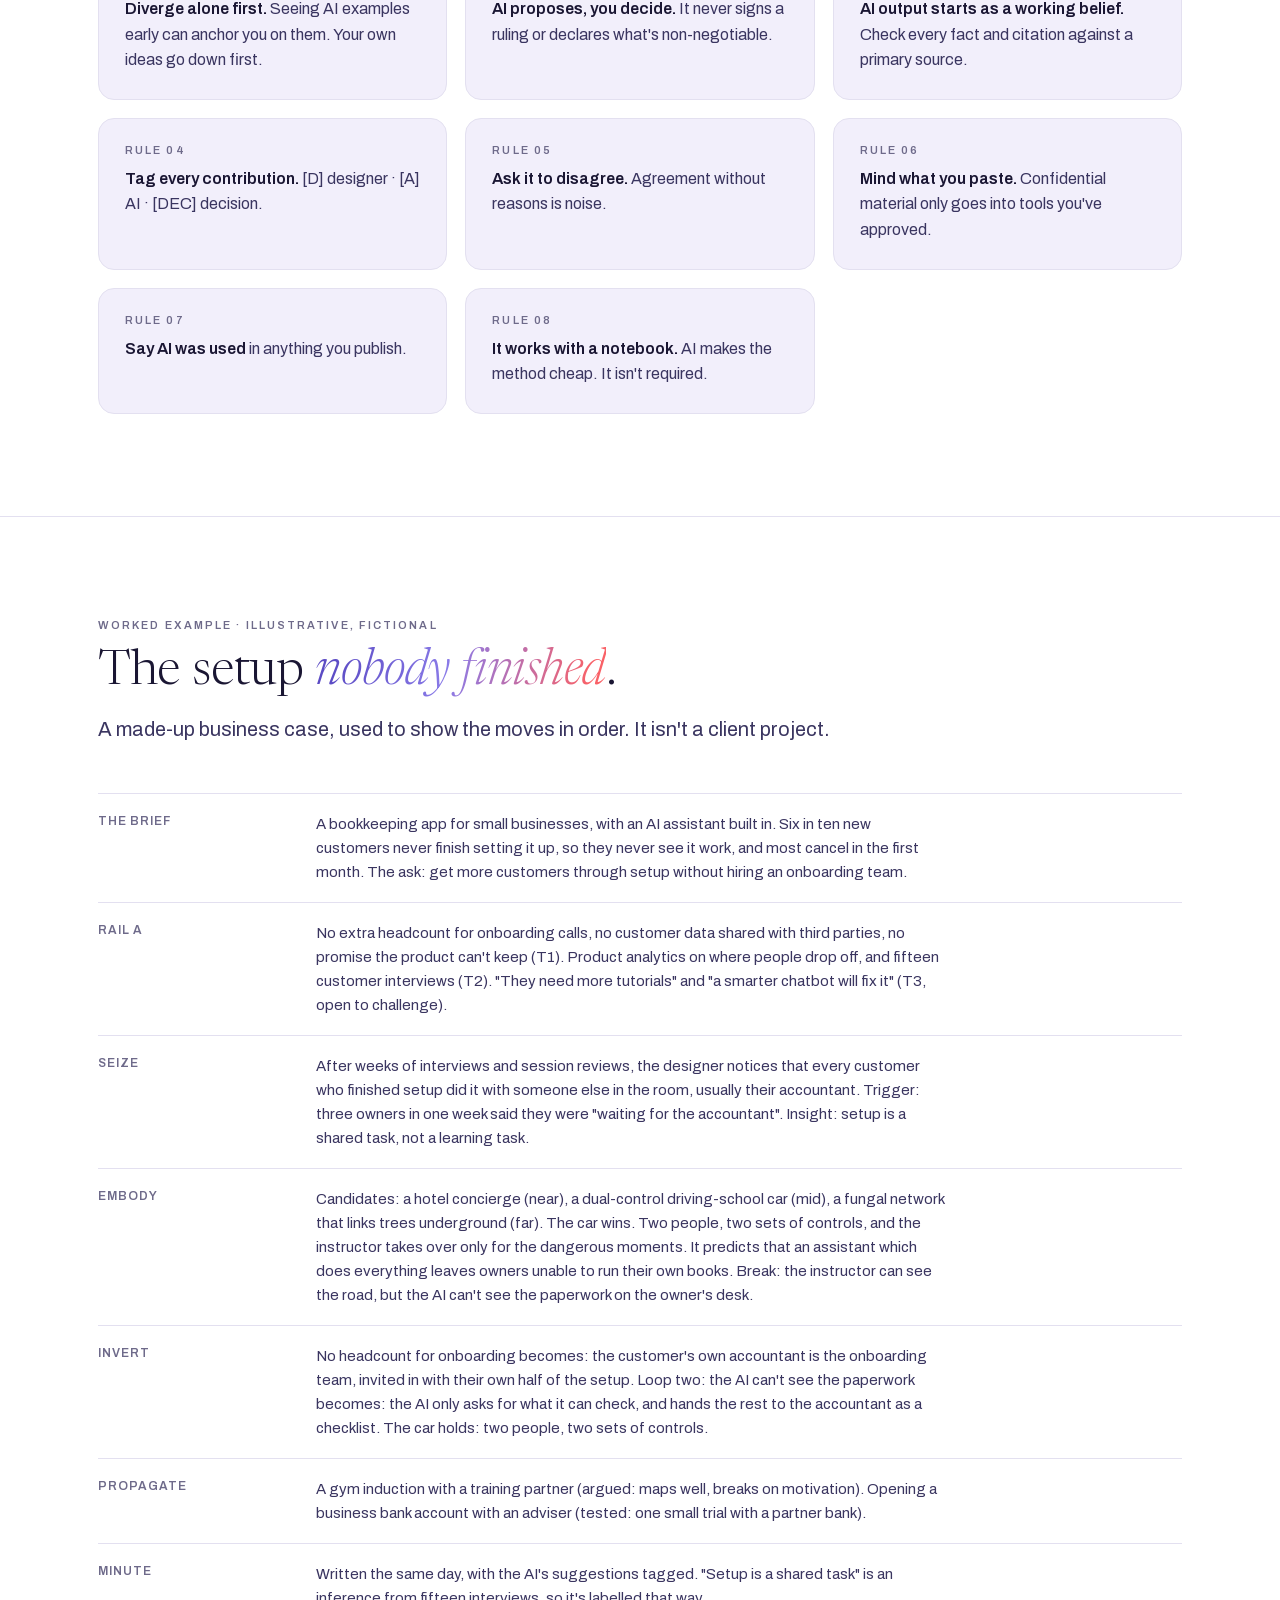
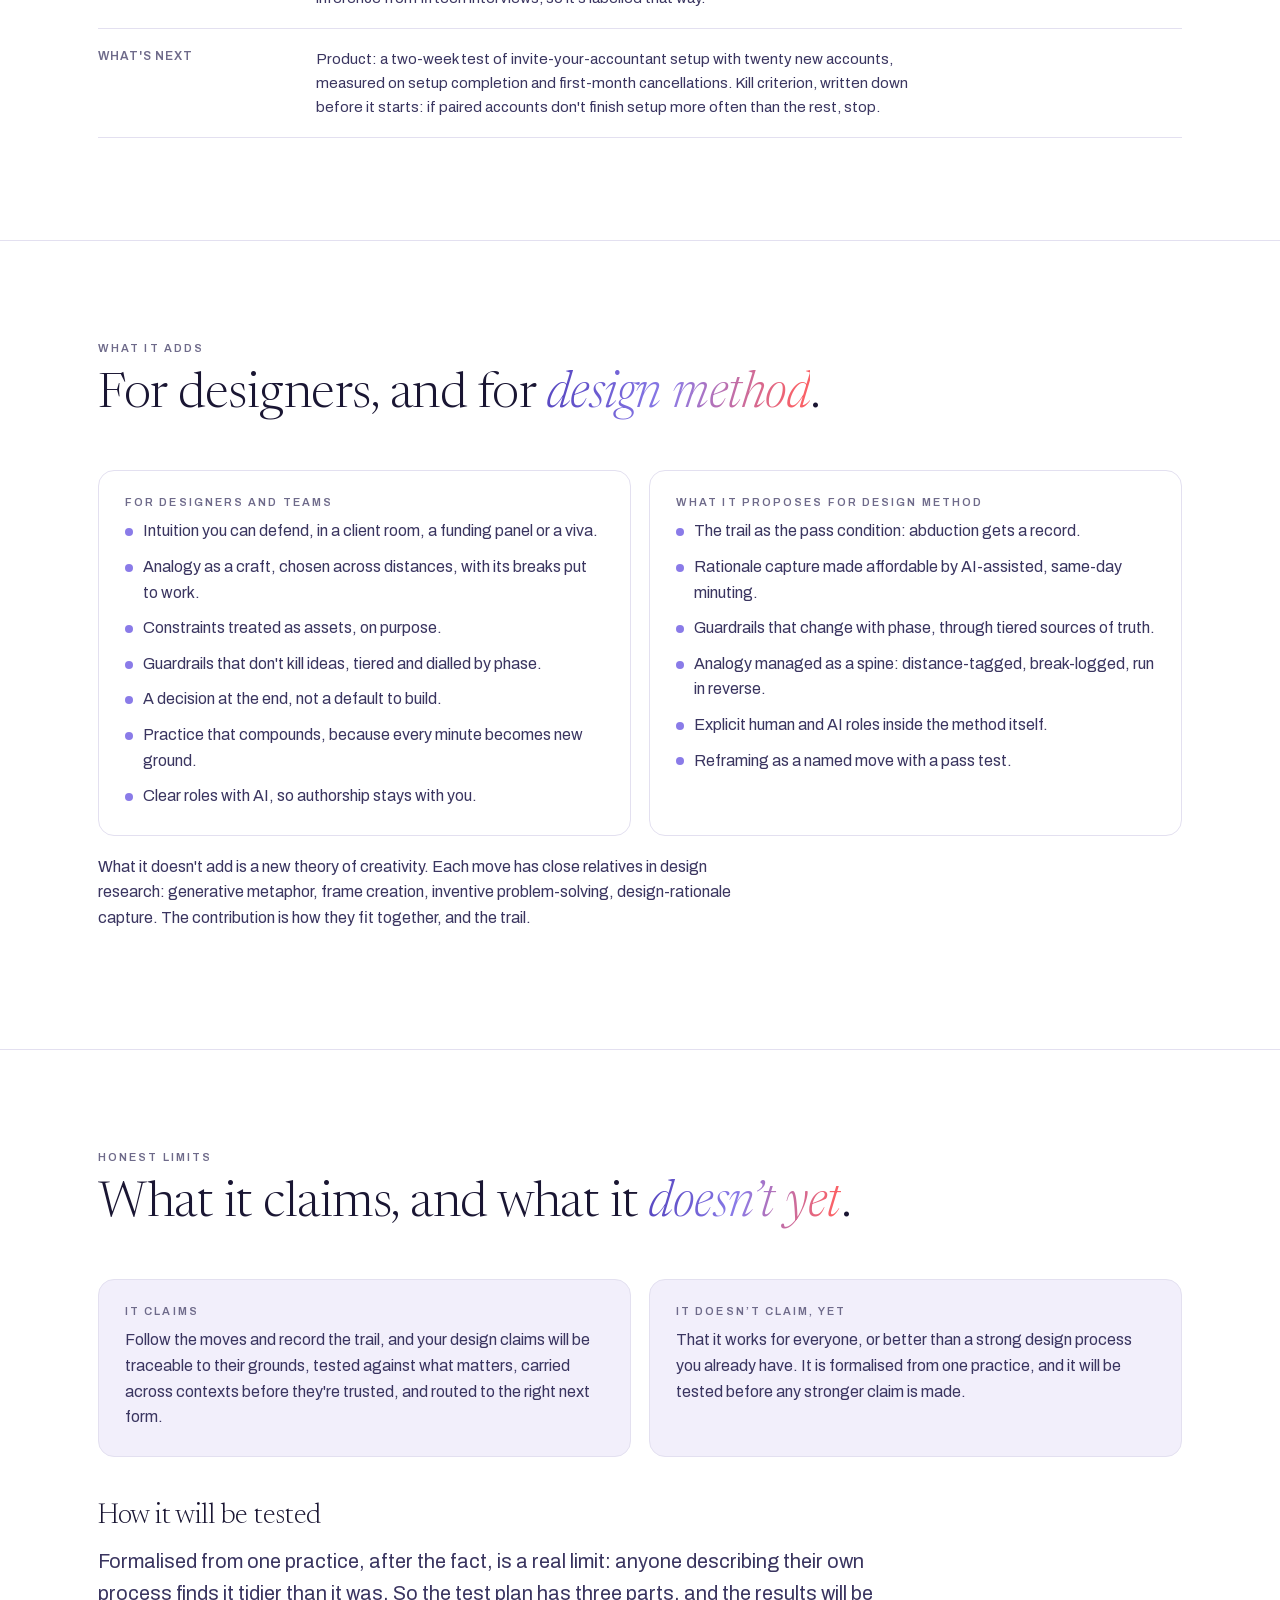
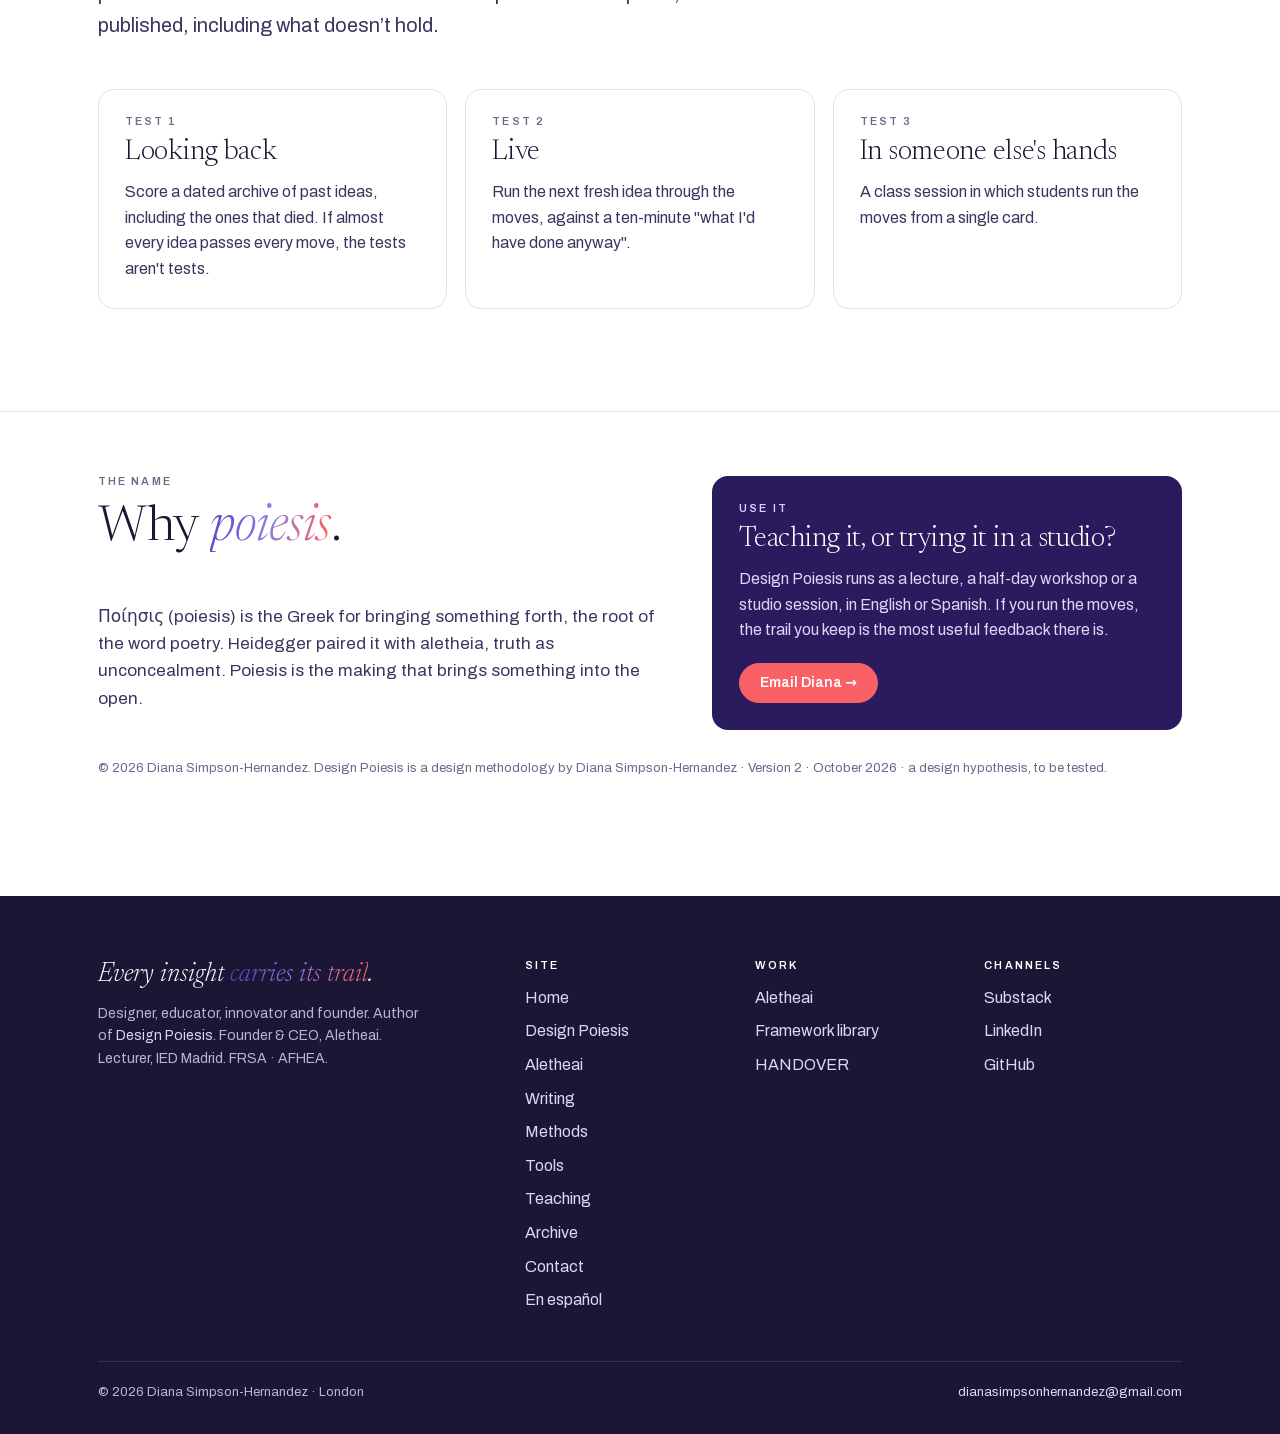
<file: design-poiesis/index.html>
<!DOCTYPE html>
<html lang="en">
<head>
<meta charset="utf-8">
<meta name="viewport" content="width=device-width, initial-scale=1">
<title>Design Poiesis — a design methodology for the age of AI | Diana Simpson-Hernandez</title>
<meta name="description" content="Design Poiesis by Diana Simpson-Hernandez: five moves, two rails and a gate that turn informed intuition into design claims you can trace and test. For designers, and for anyone doing structured creative work with AI.">
<link rel="canonical" href="https://dianasimpsonhernandez.com/design-poiesis/">

<meta name="robots" content="index,follow,max-image-preview:large">
<meta name="author" content="Diana Simpson-Hernandez">
<meta name="theme-color" content="#1A1633">
<meta property="og:type" content="website">
<meta property="og:site_name" content="Diana Simpson-Hernandez">
<meta property="og:locale" content="en_GB">
<meta property="og:url" content="https://dianasimpsonhernandez.com/design-poiesis/">
<meta property="og:title" content="Every insight carries its trail.">
<meta property="og:description" content="Design Poiesis by Diana Simpson-Hernandez: five moves, two rails and a gate that turn informed intuition into design claims you can trace and test. For designers, and for anyone doing structured creative work with AI.">
<meta property="og:image" content="https://dianasimpsonhernandez.com/assets/og/design-poiesis.png">
<meta property="og:image:width" content="1200"><meta property="og:image:height" content="630">
<meta property="og:image:alt" content="Every insight carries its trail.">
<meta name="twitter:card" content="summary_large_image">
<meta name="twitter:title" content="Every insight carries its trail.">
<meta name="twitter:description" content="Design Poiesis by Diana Simpson-Hernandez: five moves, two rails and a gate that turn informed intuition into design claims you can trace and test. For designers, and for anyone doing structured creative work with AI.">
<meta name="twitter:image" content="https://dianasimpsonhernandez.com/assets/og/design-poiesis.png">
<link rel="icon" href="/assets/favicon.svg" type="image/svg+xml">
<link rel="icon" href="/favicon.ico" sizes="48x48">
<link rel="apple-touch-icon" href="/assets/apple-touch-icon.png">
<link rel="manifest" href="/assets/site.webmanifest">
<link rel="preload" href="/assets/fonts/Newsreader-var.woff2" as="font" type="font/woff2" crossorigin>
<link rel="preload" href="/assets/fonts/Archivo-var.woff2" as="font" type="font/woff2" crossorigin>
<link rel="stylesheet" href="/assets/fonts/fonts.css">
<link rel="stylesheet" href="/styles/site.css">
<link rel="sitemap" type="application/xml" href="/sitemap.xml">
<link rel="alternate" type="application/rss+xml" title="Diana Simpson-Hernandez on Substack" href="https://dianasimpsonhernandez.substack.com/feed">
<script defer src="https://cloud.umami.is/script.js" data-website-id="a98055b4-17b2-4091-b09e-3b3b5b34b4ad"></script>
<script type="application/ld+json">{"@context": "https://schema.org", "@graph": [{"@type": "Person", "@id": "https://dianasimpsonhernandez.com/#person", "name": "Diana Simpson-Hernandez", "alternateName": "Diana Simpson Hernandez", "url": "https://dianasimpsonhernandez.com/", "image": "https://dianasimpsonhernandez.com/assets/diana-simpson-hernandez.jpg", "jobTitle": "Designer and founder", "description": "Designer, educator, innovator and founder. Author of Design Poiesis, a design methodology for the age of AI. Founder and CEO of Aletheai (behavioural decision intelligence; six patent applications filed). Lecturer at IED Madrid; mentor at London College of Communication (UAL). FRSA, AFHEA.", "email": "mailto:dianasimpsonhernandez@gmail.com", "knowsLanguage": ["en", "es"], "knowsAbout": ["Design Poiesis", "Design methodology", "Decision intelligence", "AI governance", "AI assurance", "Behavioural design", "Product design", "Speculative design", "AI-native product development", "AI-assisted design", "Design education", "Human-in-the-loop AI"], "alumniOf": [{"@type": "CollegeOrUniversity", "name": "Royal College of Art"}, {"@type": "CollegeOrUniversity", "name": "Central Saint Martins, University of the Arts London"}], "memberOf": [{"@type": "Organization", "name": "Royal Society of Arts"}, {"@type": "Organization", "name": "Advance HE (Higher Education Academy)"}], "worksFor": {"@type": "Organization", "name": "Aletheai", "url": "https://aletheai.ai"}, "affiliation": [{"@type": "CollegeOrUniversity", "name": "IED Madrid"}, {"@type": "CollegeOrUniversity", "name": "London College of Communication, University of the Arts London"}], "sameAs": ["https://dianasimpsonhernandez.substack.com", "https://linkedin.com/in/dianasimpson", "https://github.com/dsimpsonh", "https://aletheai.ai", "https://substack.com/@dianasimpsonhernandez", "https://www.youtube.com/@DianaSimpsonHernandez", "https://rca.academia.edu/DianaSimpson", "https://frameworks.dianasimpsonhernandez.com/"]}, {"@type": "WebSite", "@id": "https://dianasimpsonhernandez.com/#website", "url": "https://dianasimpsonhernandez.com/", "name": "Diana Simpson-Hernandez", "publisher": {"@id": "https://dianasimpsonhernandez.com/#person"}, "inLanguage": ["en-GB", "es"]}, {"@type": "CreativeWork", "name": "Design Poiesis", "alternativeHeadline": "A design methodology for the age of AI", "author": {"@id": "https://dianasimpsonhernandez.com/#person"}, "creator": {"@id": "https://dianasimpsonhernandez.com/#person"}, "dateCreated": "2026-10", "version": "2", "url": "https://dianasimpsonhernandez.com/design-poiesis/", "inLanguage": "en-GB", "about": ["Design methodology", "Design rationale", "Abductive reasoning", "Human-AI collaboration"]}, {"@type": "BreadcrumbList", "itemListElement": [{"@type": "ListItem", "position": 1, "name": "Home", "item": "https://dianasimpsonhernandez.com/"}, {"@type": "ListItem", "position": 2, "name": "Design Poiesis", "item": "https://dianasimpsonhernandez.com/design-poiesis/"}]}]}</script>
</head>
<body>
<a class="skip" href="#main">Skip to content</a>
<header class="nav"><div class="wrap">
<a class="brand" href="/">Diana Simpson-Hernandez</a>
<ul><li><a href="/design-poiesis/" aria-current="page">Design Poiesis</a></li><li><a href="/aletheai/">Aletheai</a></li><li><a href="/writing/">Writing</a></li><li><a href="/methods/">Methods</a></li><li><a href="/tools/">Tools</a></li><li><a href="/teaching/">Teaching</a></li><li><a href="/archive/">Archive</a></li><li><a href="/contact/">Contact</a></li></ul>
<a class="lang" href="/es/" hreflang="es" lang="es" title="En español">ES</a>
<a href="mailto:dianasimpsonhernandez@gmail.com" class="btn sm cta" data-umami-event="email_click" data-umami-event-position="nav">Email</a>
</div></header>
<main id="main">

<section class="hero" style="border-top:0"><div class="wrap">
<div class="eyebrow"><span class="lab">Design Poiesis · a design methodology for the age of AI</span><span class="badge">A design hypothesis, to be tested · Version 2 · October 2026</span></div>
<h1 style="max-width:13ch">Every insight <em>carries its trail</em>.</h1>
<p class="sub">Design Poiesis is a design methodology for the age of AI: five moves, two rails and a gate that turn informed intuition into design claims you can trace and test. It is written for designers, and for anyone doing structured creative work with AI. It is Diana Simpson-Hernandez's own method, formalised from fifteen years of design practice and the building of a technology venture from scratch.</p>
<div class="row"><a href="#moves" class="btn" data-umami-event="cta_click" data-umami-event-kind="poiesis-moves" data-umami-event-position="poiesis-hero">The five moves ↓</a><a href="mailto:dianasimpsonhernandez@gmail.com?subject=Design%20Poiesis" class="btn ghost" data-umami-event="email_click" data-umami-event-position="poiesis-hero">Run it with your class or studio →</a></div>
</div></section>
<section class="tight" style="border-top:0;padding-top:0"><div class="wrap"><figure class="dp-shape" aria-label="The shape of Design Poiesis: five moves between two rails, ending at a gate" style="margin:0">
<div class="dp-rail a">Rail A · Sources of truth · tiered, tightening as the work converges</div>
<p class="dp-ground">The ground: exploration, observation, experience, reading, data</p>
<ol class="dp-flow"><li><span class="n">M1</span><b>SEIZE</b><small>Catch the prepared insight</small></li><li class="loop"><div class=""><span class="n">M2</span><b>EMBODY</b><small>Metaphor → mechanism</small></div><i aria-label="loops with">⇄</i><div class=""><span class="n">M3</span><b>INVERT</b><small>Constraint → architecture</small></div></li><li><span class="n">M4</span><b>PROPAGATE</b><small>Validity by travel</small></li><li><span class="n">M5</span><b>MINUTE</b><small>The same-day record</small></li><li class="gate"><span class="n">GATE</span><b>WHAT&#8217;S NEXT?</b><small>product · research · knowledge · seed · kill</small></li></ol>
<div class="dp-axis">Diverge<span></span>Converge</div>
<p class="dp-note">EMBODY and INVERT loop until an inversion holds. Every minute becomes new ground for the next insight.</p>
<div class="dp-rail b">Rail B · Candour and radical honesty, on every readout</div>
</figure></div></section>
<section id="why"><div class="wrap"><div class="two">
<div class="prose"><div class="sh"><span class="lab">Why now</span><h2>The case for a <em>new design method</em>.</h2></div><p>Designers have been asked to record their reasoning for decades, and they mostly haven't. Design-rationale tools came and went, and they all ran into the same wall: writing down why you did something cost more effort than the work seemed to justify. So the reasoning stayed in people's heads, in sketchbooks, in meetings nobody minuted.</p><p>AI changes the cost. A model can capture the trail as you go, date it, tag it and link it, for close to nothing. That makes a method built on documenting the trail practical now in a way it wasn't before.</p><p>It also makes it necessary. AI generates ideas faster than anyone can remember where they came from. Without a trail, you can't tell your own insight from the model's suggestion, a tested claim from a plausible one, or a decision from a drift.</p><p>Design Poiesis is one answer to that: five moves, two rails and a gate, with one discipline running through all of it. Every insight carries its trail.</p></div>
<div><p class="pull">Design Poiesis doesn&#8217;t make the leap less intuitive. It makes it visible, so someone else can follow it, challenge it or build on it.</p>
<div class="card tint" style="margin-top:28px"><span class="lab">A design hypothesis, reached by abduction</span><p>Design Poiesis formalises an intuitive practice built over years of design work and, most recently, in building a technology venture from scratch. That intuition rests on earlier observation, experience, ideas and sometimes data. Philosophers call this kind of reasoning abduction: the leap to the most promising explanation from what you've seen.</p></div></div>
</div></div></section>
<section id="moves"><div class="wrap">
<div class="sh"><span class="lab">The five moves</span><h2>Five moves, <em>one discipline</em>.</h2><p class="lede">Each move has a pass (has the trail been recorded?) and a signal (did the move change the design?). The dots show how much weight analogy carries in each one.</p></div>
<div class="grid g2"><article class="card" id="seize"><span class="lab coral">M1 · SEIZE <span class="dots" title="How much analogy carries in this move">●●○</span></span>
<h3>Catch the prepared insight</h3><p class="line">Insights feel sudden. They rarely are.</p><p>An insight is what's left after a long, informed exploration of a subject. SEIZE catches the insight and its ground the same day: what you'd been exploring, which sources and observations were in play, what tipped it over, and your first doubt.</p>
<dl class="dp-dl"><dt>Artefact</dt><dd>A capture card: insight · ground · trigger · first doubt.</dd><dt>The pass</dt><dd>Written within 24 hours, with at least one concrete ground and a named trigger.</dd><dt>The signal</dt><dd>It goes on into EMBODY. Captures that never move are counted, not hidden.</dd><dt>What the AI does</dt><dd>Dates it, lists the ground, asks what triggered it.</dd><dt>Where it goes wrong</dt><dd>Hoarding sparks, and the "sudden genius" myth that erases the work behind them.</dd></dl></article><article class="card" id="embody"><span class="lab coral">M2 · EMBODY <span class="dots" title="How much analogy carries in this move">●●●</span></span>
<h3>Metaphor → mechanism</h3><p class="line">Push a metaphor until it predicts something.</p><p>Choose a concrete metaphor or analogy and push it element by element until the mapping tells you something you hadn't designed yet: a component, a rule, a way it could fail. Metaphors bring in solutions already worked out somewhere else, in biology, myth, engineering or other industries. Log every place the mapping breaks.</p>
<dl class="dp-dl"><dt>Artefact</dt><dd>A mapping table, its predictions, a break log, the domains you considered.</dd><dt>The pass</dt><dd>The mapping and break log exist, and why you chose this domain is written down.</dd><dt>The signal</dt><dd>Something in the final design traces back to a mapping line written before it.</dd><dt>What the AI does</dt><dd>Offers source domains at near, mid and far distances and drafts the mapping table.</dd><dt>Where it goes wrong</dt><dd>Falling for the metaphor and bending the system to fit the image.</dd></dl></article><article class="card" id="invert"><span class="lab coral">M3 · INVERT <span class="dots" title="How much analogy carries in this move">●●●</span></span>
<h3>Constraint → architecture</h3><p class="line">What if this limitation were the product?</p><p>Every brief has a constraint it can't get away from. The usual move is to mitigate it. INVERT restates it as the organising principle: constraint C becomes principle P. Then take P back into the metaphor. If it breaks again, log the break and invert again. EMBODY and INVERT loop until an inversion holds.</p>
<dl class="dp-dl"><dt>Artefact</dt><dd>The C → P sentence, the decisions that follow from it, the loop log.</dd><dt>The pass</dt><dd>The inversion names its constraint and every loop turn is logged.</dd><dt>The signal</dt><dd>Take P away and the design can't be explained.</dd><dt>What the AI does</dt><dd>Red-teams it: is this an inversion, or a mitigation in disguise?</dd><dt>Where it goes wrong</dt><dd>Inverting everything. Some constraints are just costs. Invert the one that carries the load.</dd></dl></article><article class="card" id="propagate"><span class="lab coral">M4 · PROPAGATE <span class="dots" title="How much analogy carries in this move">●●○</span></span>
<h3>Validity by travel</h3><p class="line">A pattern earns trust by surviving away from home.</p><p>EMBODY brought a solution in from elsewhere. PROPAGATE sends the result back out. Carry the pattern into at least two unrelated contexts, record what maps and what breaks, and mark each row honestly: argued, or tested.</p>
<dl class="dp-dl"><dt>Artefact</dt><dd>A cross-context table: context · maps · breaks · verdict · argued or tested.</dd><dt>The pass</dt><dd>At least two rows, each marked argued or tested.</dd><dt>The signal</dt><dd>At least one row is tested, and a break changed the pattern.</dd><dt>What the AI does</dt><dd>Proposes far contexts and stress-tests the mapping.</dd><dt>Where it goes wrong</dt><dd>Propagating on paper only. A table is a claim about travel, not proof of it.</dd></dl></article><article class="card" id="minute"><span class="lab coral">M5 · MINUTE <span class="dots" title="How much analogy carries in this move">●○○</span></span>
<h3>The same-day record</h3><p class="line">If it only exists in the conversation, it doesn't exist.</p><p>Turn the thinking into a dated record the same day. Tag every claim as fact, inference or opinion. Link the whole trail, from ground to SEIZE to the loop to PROPAGATE, and mark what the AI contributed. This is where AI earns its place: the minute that used to take an hour takes a minute.</p>
<dl class="dp-dl"><dt>Artefact</dt><dd>The minute: dated, tagged and linked.</dd><dt>The pass</dt><dd>On file with a date, warrant tags and links to the trail.</dd><dt>The signal</dt><dd>A later decision cites it.</dd><dt>What the AI does</dt><dd>Drafts it, tags it, links it.</dd><dt>Where it goes wrong</dt><dd>Minuting as theatre, where volume stands in for judgement.</dd></dl></article></div>
</div></section>
<section id="gate"><div class="wrap">
<div class="sh"><span class="lab">The gate</span><h2>What&#8217;s next? <em>Not &#8220;build it&#8221;.</em></h2><p class="lede">Before anything gets made, ask whether it needs to be made at all, and in what form.</p></div>
<div class="tbl"><table><thead><tr><th>Route</th><th>Ask</th><th>It needs</th></tr></thead><tbody><tr><td><strong>Product</strong><br><span style='color:var(--muted);font-size:13px'>build and test</span></td><td>Does someone have this problem, and would they use this?</td><td>A named user, the smallest testable form, a kill criterion, a budget.</td></tr><tr><td><strong>Research object</strong><br><span style='color:var(--muted);font-size:13px'>study it</span></td><td>Is the open question worth more than an answer?</td><td>A question, a test written down before you run it, data you're allowed to use.</td></tr><tr><td><strong>Knowledge</strong><br><span style='color:var(--muted);font-size:13px'>teach or publish</span></td><td>Is the value in other people understanding it?</td><td>A disclosure check, an audience, a format.</td></tr><tr><td><strong>Seed</strong><br><span style='color:var(--muted);font-size:13px'>park it</span></td><td>Is it right but early?</td><td>A revisit trigger: an event or a date.</td></tr><tr><td><strong>Kill</strong><br><span style='color:var(--muted);font-size:13px'>stop</span></td><td>Is it wrong, done before, or not worth it?</td><td>The reason, written down. A kill counts as a pass.</td></tr></tbody></table></div><p style="margin-top:16px;font-size:15px;color:var(--muted)">A health check: count your kills and parks. If everything becomes a product, the gate isn&#8217;t working.</p>
</div></section>
<section id="rails"><div class="wrap">
<div class="sh"><span class="lab">The two rails</span><h2>Guardrails that let you <em>diverge</em>.</h2></div>
<div class="grid g2x">
<div class="card"><span class="lab coral">Rail A · Sources of truth</span><p>Before you start, declare what the work has to answer to. Guardrails are often applied at the same strength from start to finish, which either strangles early ideas or lets late decisions go soft. Design Poiesis tiers them, and turns them up as the work converges.</p>
<div class="tbl" style="margin-top:6px"><table style="min-width:0;font-size:14px"><thead><tr><th>Tier</th><th>Holds</th><th>Diverging</th><th>Converging</th></tr></thead><tbody><tr><td><strong>T1 · Commitments</strong></td><td>values, ethics, law, disclosure, budget</td><td>binds</td><td>binds</td></tr><tr><td><strong>T2 · Evidence</strong></td><td>verified data, primary sources</td><td>informs</td><td>binds</td></tr><tr><td><strong>T3 · Working beliefs</strong></td><td>assumptions, conventions, all AI output</td><td>open to challenge</td><td>proved, or labelled as assumption</td></tr></tbody></table></div>
<p style="font-size:14.5px;color:var(--muted)">Only sources that pass five checks get into T2: provenance, verifiability, independence from the idea under test, recency and scope. T1 is dated before the first SEIZE; guards written afterwards are rationalisation.</p></div>
<div class="card"><span class="lab coral">Rail B · Candour and radical honesty</span><p>Radical honesty here is about claims, not about being blunt with people.</p><ol class="ol-num"><li>Bad news first. Every readout opens with what's wrong, or says plainly that nothing is.</li><li>Fact, inference and opinion are kept apart wherever they mix.</li><li>"I don't know", "not done" and "we were wrong" are complete sentences.</li><li>No unearned praise. Say it's good when the evidence says so, and name the evidence.</li><li>Honest about the method too. Design Poiesis reports its own limits.</li><li>The duty to disagree. Anyone, human or AI, who sees a weaker choice or an unstated risk says so before the work goes ahead. The owner decides, and the disagreement is recorded.</li></ol></div>
</div></div></section>
<section id="ai"><div class="wrap">
<div class="sh"><span class="lab">Working with AI</span><h2>AI widens the search. <em>You hold the signature.</em></h2><p class="lede">AI widens the search and keeps the minutes. You hold the judgement, the taste and the signature.</p></div>
<div class="grid g3"><div class="card tint"><span class="lab">Rule 01</span><p><strong>Diverge alone first.</strong> Seeing AI examples early can anchor you on them. Your own ideas go down first.</p></div><div class="card tint"><span class="lab">Rule 02</span><p><strong>AI proposes, you decide.</strong> It never signs a ruling or declares what's non-negotiable.</p></div><div class="card tint"><span class="lab">Rule 03</span><p><strong>AI output starts as a working belief.</strong> Check every fact and citation against a primary source.</p></div><div class="card tint"><span class="lab">Rule 04</span><p><strong>Tag every contribution.</strong> [D] designer · [A] AI · [DEC] decision.</p></div><div class="card tint"><span class="lab">Rule 05</span><p><strong>Ask it to disagree.</strong> Agreement without reasons is noise.</p></div><div class="card tint"><span class="lab">Rule 06</span><p><strong>Mind what you paste.</strong> Confidential material only goes into tools you've approved.</p></div><div class="card tint"><span class="lab">Rule 07</span><p><strong>Say AI was used</strong> in anything you publish.</p></div><div class="card tint"><span class="lab">Rule 08</span><p><strong>It works with a notebook.</strong> AI makes the method cheap. It isn't required.</p></div></div>
</div></section>
<section id="example"><div class="wrap">
<div class="sh"><span class="lab">Worked example · illustrative, fictional</span><h2>The setup <em>nobody finished</em>.</h2><p class="lede">A made-up business case, used to show the moves in order. It isn't a client project.</p></div>
<ul class="rlist"><li><span class="yrs">The brief</span><div><p style="margin:0">A bookkeeping app for small businesses, with an AI assistant built in. Six in ten new customers never finish setting it up, so they never see it work, and most cancel in the first month. The ask: get more customers through setup without hiring an onboarding team.</p></div></li><li><span class="yrs">Rail A</span><div><p style="margin:0">No extra headcount for onboarding calls, no customer data shared with third parties, no promise the product can't keep (T1). Product analytics on where people drop off, and fifteen customer interviews (T2). "They need more tutorials" and "a smarter chatbot will fix it" (T3, open to challenge).</p></div></li><li><span class="yrs">SEIZE</span><div><p style="margin:0">After weeks of interviews and session reviews, the designer notices that every customer who finished setup did it with someone else in the room, usually their accountant. Trigger: three owners in one week said they were "waiting for the accountant". Insight: setup is a shared task, not a learning task.</p></div></li><li><span class="yrs">EMBODY</span><div><p style="margin:0">Candidates: a hotel concierge (near), a dual-control driving-school car (mid), a fungal network that links trees underground (far). The car wins. Two people, two sets of controls, and the instructor takes over only for the dangerous moments. It predicts that an assistant which does everything leaves owners unable to run their own books. Break: the instructor can see the road, but the AI can't see the paperwork on the owner's desk.</p></div></li><li><span class="yrs">INVERT</span><div><p style="margin:0">No headcount for onboarding becomes: the customer's own accountant is the onboarding team, invited in with their own half of the setup. Loop two: the AI can't see the paperwork becomes: the AI only asks for what it can check, and hands the rest to the accountant as a checklist. The car holds: two people, two sets of controls.</p></div></li><li><span class="yrs">PROPAGATE</span><div><p style="margin:0">A gym induction with a training partner (argued: maps well, breaks on motivation). Opening a business bank account with an adviser (tested: one small trial with a partner bank).</p></div></li><li><span class="yrs">MINUTE</span><div><p style="margin:0">Written the same day, with the AI's suggestions tagged. "Setup is a shared task" is an inference from fifteen interviews, so it's labelled that way.</p></div></li><li><span class="yrs">What's next</span><div><p style="margin:0">Product: a two-week test of invite-your-accountant setup with twenty new accounts, measured on setup completion and first-month cancellations. Kill criterion, written down before it starts: if paired accounts don't finish setup more often than the rest, stop.</p></div></li></ul>
</div></section>
<section id="adds"><div class="wrap">
<div class="sh"><span class="lab">What it adds</span><h2>For designers, and for <em>design method</em>.</h2></div>
<div class="grid g2x"><div class="card"><span class="lab">For designers and teams</span><ul class="clean"><li>Intuition you can defend, in a client room, a funding panel or a viva.</li><li>Analogy as a craft, chosen across distances, with its breaks put to work.</li><li>Constraints treated as assets, on purpose.</li><li>Guardrails that don't kill ideas, tiered and dialled by phase.</li><li>A decision at the end, not a default to build.</li><li>Practice that compounds, because every minute becomes new ground.</li><li>Clear roles with AI, so authorship stays with you.</li></ul></div><div class="card"><span class="lab">What it proposes for design method</span><ul class="clean"><li>The trail as the pass condition: abduction gets a record.</li><li>Rationale capture made affordable by AI-assisted, same-day minuting.</li><li>Guardrails that change with phase, through tiered sources of truth.</li><li>Analogy managed as a spine: distance-tagged, break-logged, run in reverse.</li><li>Explicit human and AI roles inside the method itself.</li><li>Reframing as a named move with a pass test.</li></ul></div></div>
<p style="margin-top:18px;max-width:75ch">What it doesn't add is a new theory of creativity. Each move has close relatives in design research: generative metaphor, frame creation, inventive problem-solving, design-rationale capture. The contribution is how they fit together, and the trail.</p>
</div></section>
<section id="limits"><div class="wrap">
<div class="sh"><span class="lab">Honest limits</span><h2>What it claims, and what it <em>doesn&#8217;t yet</em>.</h2></div>
<div class="grid g2x"><div class="card tint"><span class="lab">It claims</span><p>Follow the moves and record the trail, and your design claims will be traceable to their grounds, tested against what matters, carried across contexts before they're trusted, and routed to the right next form.</p></div><div class="card tint"><span class="lab">It doesn&#8217;t claim, yet</span><p>That it works for everyone, or better than a strong design process you already have. It is formalised from one practice, and it will be tested before any stronger claim is made.</p></div></div>
<div class="sh" style="margin-top:44px"><h3>How it will be tested</h3><p class="lede">Formalised from one practice, after the fact, is a real limit: anyone describing their own process finds it tidier than it was. So the test plan has three parts, and the results will be published, including what doesn&#8217;t hold.</p></div>
<div class="grid g3"><div class="card"><span class="lab">Test 1</span><h3>Looking back</h3><p>Score a dated archive of past ideas, including the ones that died. If almost every idea passes every move, the tests aren't tests.</p></div><div class="card"><span class="lab">Test 2</span><h3>Live</h3><p>Run the next fresh idea through the moves, against a ten-minute "what I'd have done anyway".</p></div><div class="card"><span class="lab">Test 3</span><h3>In someone else's hands</h3><p>A class session in which students run the moves from a single card.</p></div></div>
</div></section>
<section id="name" class="tight"><div class="wrap"><div class="two"><div class="prose"><div class="sh"><span class="lab">The name</span><h2>Why <em>poiesis</em>.</h2></div><p>Ποίησις (poiesis) is the Greek for bringing something forth, the root of the word poetry. Heidegger paired it with aletheia, truth as unconcealment. Poiesis is the making that brings something into the open.</p></div>
<div class="card dark" style="align-items:flex-start"><span class="lab">Use it</span><h3>Teaching it, or trying it in a studio?</h3><p>Design Poiesis runs as a lecture, a half-day workshop or a studio session, in English or Spanish. If you run the moves, the trail you keep is the most useful feedback there is.</p><div class="foot" style="justify-content:flex-start"><a href="mailto:dianasimpsonhernandez@gmail.com?subject=Design%20Poiesis" class="btn coral" data-umami-event="email_click" data-umami-event-position="poiesis-name">Email Diana →</a></div></div></div>
<p style="margin-top:28px;font-size:13px;color:var(--muted)">© 2026 Diana Simpson-Hernandez. Design Poiesis is a design methodology by Diana Simpson-Hernandez · Version 2 · October 2026 · a design hypothesis, to be tested.</p></div></section>
</main>
<footer><div class="wrap">
<div class="cols">
<div><p class="big">Every insight <em class="grad">carries its trail</em>.</p>
<p style="font-size:14px;max-width:40ch">Designer, educator, innovator and founder. Author of <a href="/design-poiesis/">Design Poiesis</a>. Founder &amp; CEO, Aletheai. Lecturer, IED Madrid. FRSA · AFHEA.</p></div>
<div><h4>Site</h4><ul><li><a href="/">Home</a></li><li><a href="/design-poiesis/">Design Poiesis</a></li><li><a href="/aletheai/">Aletheai</a></li><li><a href="/writing/">Writing</a></li><li><a href="/methods/">Methods</a></li><li><a href="/tools/">Tools</a></li><li><a href="/teaching/">Teaching</a></li><li><a href="/archive/">Archive</a></li><li><a href="/contact/">Contact</a></li><li><a href="/es/">En español</a></li></ul></div>
<div><h4>Work</h4><ul><li><a href="https://aletheai.ai" target="_blank" rel="noopener">Aletheai</a></li><li><a href="https://frameworks.dianasimpsonhernandez.com/">Framework library</a></li><li><a href="https://handover.dianasimpsonhernandez.com/" target="_blank" rel="noopener">HANDOVER</a></li></ul></div>
<div><h4>Channels</h4><ul><li><a href="https://dianasimpsonhernandez.substack.com?utm_source=dsh-site&utm_medium=footer&utm_campaign=substack" target="_blank" rel="noopener" data-umami-event="channel_click" data-umami-event-channel="substack" data-umami-event-position="footer">Substack</a></li><li><a href="https://linkedin.com/in/dianasimpson?utm_source=dsh-site&utm_medium=footer&utm_campaign=linkedin" target="_blank" rel="noopener" data-umami-event="channel_click" data-umami-event-channel="linkedin" data-umami-event-position="footer">LinkedIn</a></li><li><a href="https://github.com/dsimpsonh?utm_source=dsh-site&utm_medium=footer&utm_campaign=github" target="_blank" rel="noopener" data-umami-event="channel_click" data-umami-event-channel="github" data-umami-event-position="footer">GitHub</a></li></ul></div>
</div>
<div class="base"><span>© 2026 Diana Simpson-Hernandez · London</span>
<a href="mailto:dianasimpsonhernandez@gmail.com" data-umami-event="email_click" data-umami-event-position="footer">dianasimpsonhernandez@gmail.com</a></div>
</div></footer>
<script>
(function(){
  var toast;
  function say(addr,copied){
    if(!toast){toast=document.createElement('div');toast.className='etoast';toast.setAttribute('role','status');toast.setAttribute('aria-live','polite');document.body.appendChild(toast);}
    toast.innerHTML='<i>✓</i><div><b>'+addr+'</b> <span>'+(copied?'copied — opening your email app':'— opening your email app')+'</span></div>';
    toast.classList.add('on'); clearTimeout(toast._t); toast._t=setTimeout(function(){toast.classList.remove('on')},3800);
  }
  document.querySelectorAll('a[href^="mailto:"]').forEach(function(a){
    a.addEventListener('click',function(){
      var addr=a.getAttribute('href').slice(7).split('?')[0];
      var p=navigator.clipboard&&window.isSecureContext?navigator.clipboard.writeText(addr):Promise.reject();
      p.then(function(){say(addr,true)},function(){say(addr,false)});
    });
  });
})();
</script>
</body></html>
</file>
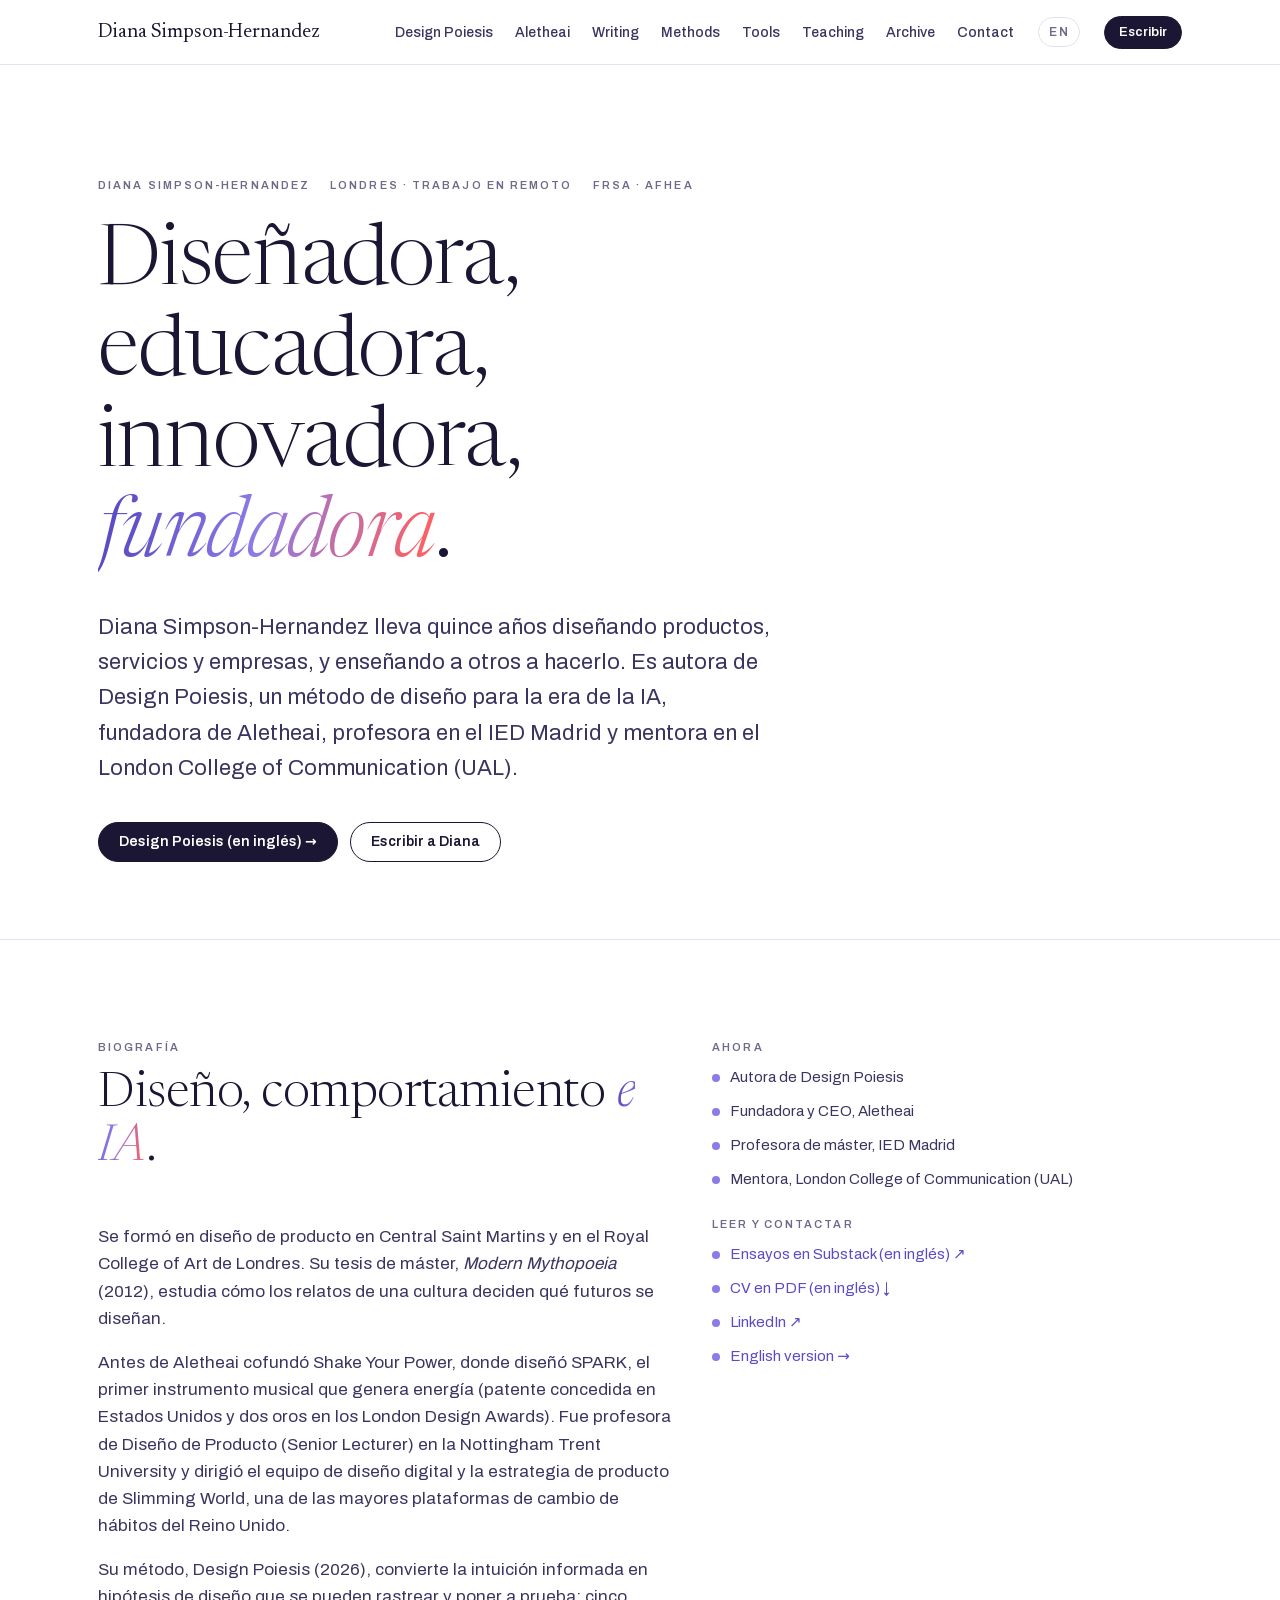
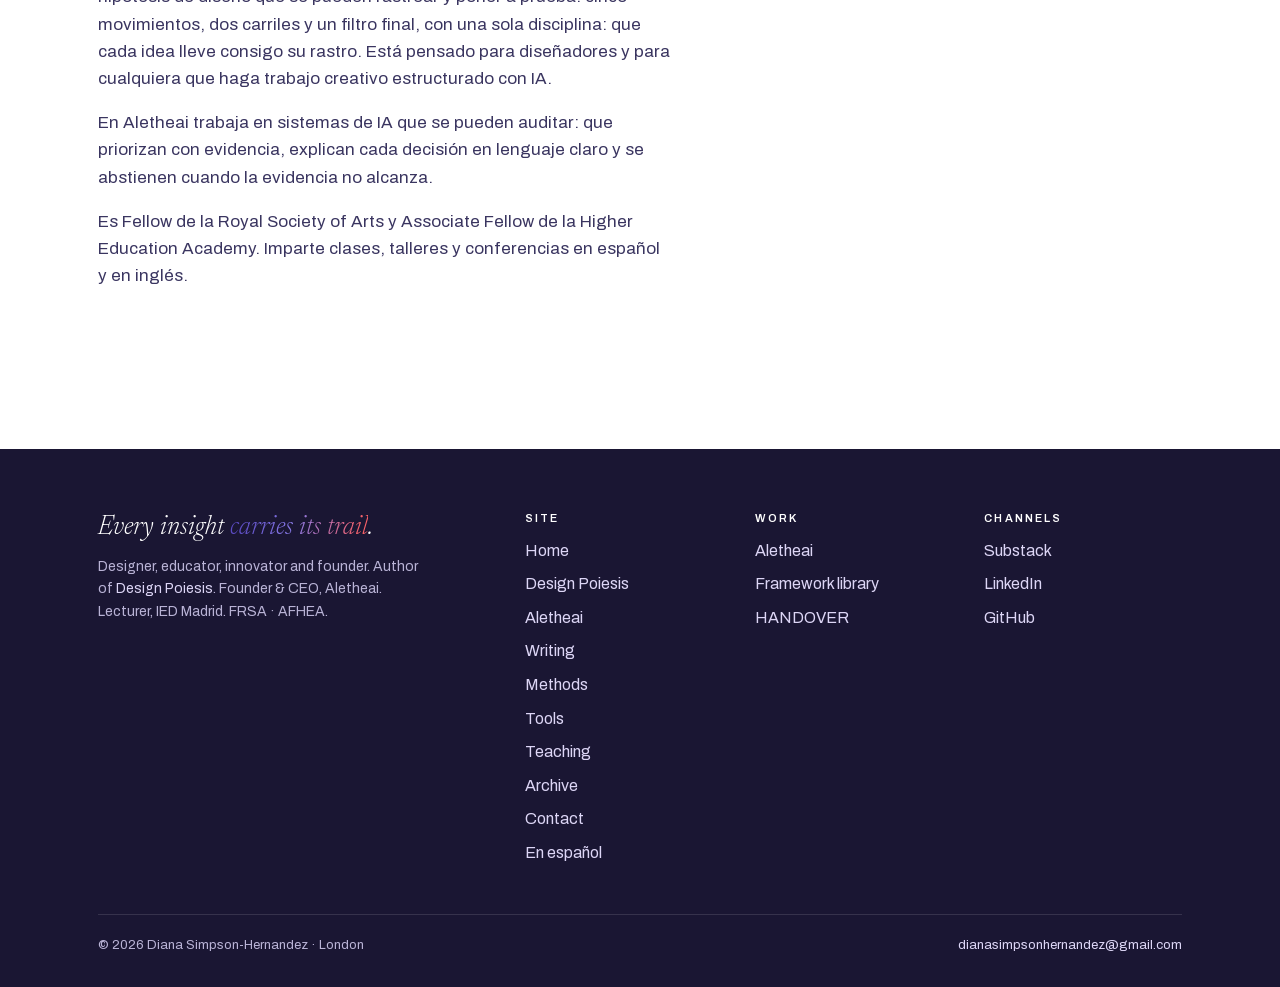
<file: es/index.html>
<!DOCTYPE html>
<html lang="es">
<head>
<meta charset="utf-8">
<meta name="viewport" content="width=device-width, initial-scale=1">
<title>Diana Simpson-Hernandez — diseñadora, educadora, innovadora y fundadora</title>
<meta name="description" content="Diana Simpson-Hernandez es diseñadora, educadora, innovadora y fundadora: autora de Design Poiesis, fundadora y CEO de Aletheai, profesora en el IED Madrid y mentora en el London College of Communication (UAL).">
<link rel="canonical" href="https://dianasimpsonhernandez.com/es/">
<link rel="alternate" hreflang="en" href="https://dianasimpsonhernandez.com/">
<link rel="alternate" hreflang="es" href="https://dianasimpsonhernandez.com/es/">
<link rel="alternate" hreflang="x-default" href="https://dianasimpsonhernandez.com/">
<meta name="robots" content="index,follow,max-image-preview:large">
<meta name="author" content="Diana Simpson-Hernandez">
<meta name="theme-color" content="#1A1633">
<meta property="og:type" content="website">
<meta property="og:site_name" content="Diana Simpson-Hernandez">
<meta property="og:locale" content="es_ES">
<meta property="og:url" content="https://dianasimpsonhernandez.com/es/">
<meta property="og:title" content="Diseñadora, educadora, innovadora, fundadora.">
<meta property="og:description" content="Diana Simpson-Hernandez es diseñadora, educadora, innovadora y fundadora: autora de Design Poiesis, fundadora y CEO de Aletheai, profesora en el IED Madrid y mentora en el London College of Communication (UAL).">
<meta property="og:image" content="https://dianasimpsonhernandez.com/assets/og/es.png">
<meta property="og:image:width" content="1200"><meta property="og:image:height" content="630">
<meta property="og:image:alt" content="Diseñadora, educadora, innovadora, fundadora.">
<meta name="twitter:card" content="summary_large_image">
<meta name="twitter:title" content="Diseñadora, educadora, innovadora, fundadora.">
<meta name="twitter:description" content="Diana Simpson-Hernandez es diseñadora, educadora, innovadora y fundadora: autora de Design Poiesis, fundadora y CEO de Aletheai, profesora en el IED Madrid y mentora en el London College of Communication (UAL).">
<meta name="twitter:image" content="https://dianasimpsonhernandez.com/assets/og/es.png">
<link rel="icon" href="/assets/favicon.svg" type="image/svg+xml">
<link rel="icon" href="/favicon.ico" sizes="48x48">
<link rel="apple-touch-icon" href="/assets/apple-touch-icon.png">
<link rel="manifest" href="/assets/site.webmanifest">
<link rel="preload" href="/assets/fonts/Newsreader-var.woff2" as="font" type="font/woff2" crossorigin>
<link rel="preload" href="/assets/fonts/Archivo-var.woff2" as="font" type="font/woff2" crossorigin>
<link rel="stylesheet" href="/assets/fonts/fonts.css">
<link rel="stylesheet" href="/styles/site.css">
<link rel="sitemap" type="application/xml" href="/sitemap.xml">
<link rel="alternate" type="application/rss+xml" title="Diana Simpson-Hernandez on Substack" href="https://dianasimpsonhernandez.substack.com/feed">
<script defer src="https://cloud.umami.is/script.js" data-website-id="a98055b4-17b2-4091-b09e-3b3b5b34b4ad"></script>
<script type="application/ld+json">{"@context": "https://schema.org", "@graph": [{"@type": "Person", "@id": "https://dianasimpsonhernandez.com/#person", "name": "Diana Simpson-Hernandez", "alternateName": "Diana Simpson Hernandez", "url": "https://dianasimpsonhernandez.com/", "image": "https://dianasimpsonhernandez.com/assets/diana-simpson-hernandez.jpg", "jobTitle": "Designer and founder", "description": "Designer, educator, innovator and founder. Author of Design Poiesis, a design methodology for the age of AI. Founder and CEO of Aletheai (behavioural decision intelligence; six patent applications filed). Lecturer at IED Madrid; mentor at London College of Communication (UAL). FRSA, AFHEA.", "email": "mailto:dianasimpsonhernandez@gmail.com", "knowsLanguage": ["en", "es"], "knowsAbout": ["Design Poiesis", "Design methodology", "Decision intelligence", "AI governance", "AI assurance", "Behavioural design", "Product design", "Speculative design", "AI-native product development", "AI-assisted design", "Design education", "Human-in-the-loop AI"], "alumniOf": [{"@type": "CollegeOrUniversity", "name": "Royal College of Art"}, {"@type": "CollegeOrUniversity", "name": "Central Saint Martins, University of the Arts London"}], "memberOf": [{"@type": "Organization", "name": "Royal Society of Arts"}, {"@type": "Organization", "name": "Advance HE (Higher Education Academy)"}], "worksFor": {"@type": "Organization", "name": "Aletheai", "url": "https://aletheai.ai"}, "affiliation": [{"@type": "CollegeOrUniversity", "name": "IED Madrid"}, {"@type": "CollegeOrUniversity", "name": "London College of Communication, University of the Arts London"}], "sameAs": ["https://dianasimpsonhernandez.substack.com", "https://linkedin.com/in/dianasimpson", "https://github.com/dsimpsonh", "https://aletheai.ai", "https://substack.com/@dianasimpsonhernandez", "https://www.youtube.com/@DianaSimpsonHernandez", "https://rca.academia.edu/DianaSimpson", "https://frameworks.dianasimpsonhernandez.com/"]}, {"@type": "WebSite", "@id": "https://dianasimpsonhernandez.com/#website", "url": "https://dianasimpsonhernandez.com/", "name": "Diana Simpson-Hernandez", "publisher": {"@id": "https://dianasimpsonhernandez.com/#person"}, "inLanguage": ["en-GB", "es"]}, {"@type": "ProfilePage", "mainEntity": {"@id": "https://dianasimpsonhernandez.com/#person"}, "url": "https://dianasimpsonhernandez.com/es/", "inLanguage": "es"}]}</script>
</head>
<body>
<a class="skip" href="#main">Saltar al contenido</a>
<header class="nav"><div class="wrap">
<a class="brand" href="/">Diana Simpson-Hernandez</a>
<ul><li><a href="/design-poiesis/">Design Poiesis</a></li><li><a href="/aletheai/">Aletheai</a></li><li><a href="/writing/">Writing</a></li><li><a href="/methods/">Methods</a></li><li><a href="/tools/">Tools</a></li><li><a href="/teaching/">Teaching</a></li><li><a href="/archive/">Archive</a></li><li><a href="/contact/">Contact</a></li></ul>
<a class="lang" href="/" hreflang="en" lang="en">EN</a>
<a href="mailto:dianasimpsonhernandez@gmail.com" class="btn sm cta" data-umami-event="email_click" data-umami-event-position="nav">Escribir</a>
</div></header>
<main id="main">

<section class="hero" style="border-top:0"><div class="wrap">
<div class="eyebrow"><span class="lab">Diana Simpson-Hernandez</span><span class="lab">Londres · trabajo en remoto</span><span class="lab">FRSA · AFHEA</span></div>
<h1 class="name" style="max-width:15ch">Diseñadora, educadora, innovadora, <em>fundadora</em>.</h1>
<p class="sub">Diana Simpson-Hernandez lleva quince años diseñando productos, servicios y empresas, y enseñando a otros a hacerlo. Es autora de Design Poiesis, un método de diseño para la era de la IA, fundadora de Aletheai, profesora en el IED Madrid y mentora en el London College of Communication (UAL).</p>
<div class="row"><a href="/design-poiesis/" class="btn" data-umami-event="cta_click" data-umami-event-kind="poiesis" data-umami-event-position="es-hero">Design Poiesis (en inglés) →</a><a href="mailto:dianasimpsonhernandez@gmail.com" class="btn ghost" data-umami-event="email_click" data-umami-event-position="es-hero">Escribir a Diana</a></div>
</div></section>
<section id="bio"><div class="wrap"><div class="two">
<div class="prose"><div class="sh"><span class="lab">Biografía</span><h2>Diseño, comportamiento <em>e IA</em>.</h2></div>
<p>Se formó en diseño de producto en Central Saint Martins y en el Royal College of Art de Londres. Su tesis de máster, <em>Modern Mythopoeia</em> (2012), estudia cómo los relatos de una cultura deciden qué futuros se diseñan.</p>
<p>Antes de Aletheai cofundó Shake Your Power, donde diseñó SPARK, el primer instrumento musical que genera energía (patente concedida en Estados Unidos y dos oros en los London Design Awards). Fue profesora de Diseño de Producto (Senior Lecturer) en la Nottingham Trent University y dirigió el equipo de diseño digital y la estrategia de producto de Slimming World, una de las mayores plataformas de cambio de hábitos del Reino Unido.</p>
<p>Su método, Design Poiesis (2026), convierte la intuición informada en hipótesis de diseño que se pueden rastrear y poner a prueba: cinco movimientos, dos carriles y un filtro final, con una sola disciplina: que cada idea lleve consigo su rastro. Está pensado para diseñadores y para cualquiera que haga trabajo creativo estructurado con IA.</p>
<p>En Aletheai trabaja en sistemas de IA que se pueden auditar: que priorizan con evidencia, explican cada decisión en lenguaje claro y se abstienen cuando la evidencia no alcanza.</p>
<p>Es Fellow de la Royal Society of Arts y Associate Fellow de la Higher Education Academy. Imparte clases, talleres y conferencias en español y en inglés.</p></div>
<div class="side">
<h4 class="lab">Ahora</h4><ul class="clean"><li>Autora de Design Poiesis</li><li>Fundadora y CEO, Aletheai</li><li>Profesora de máster, IED Madrid</li><li>Mentora, London College of Communication (UAL)</li></ul>
<h4 class="lab">Leer y contactar</h4><ul class="clean"><li><a href="https://dianasimpsonhernandez.substack.com?utm_source=dsh-site&utm_medium=es&utm_campaign=substack" data-umami-event="channel_click" data-umami-event-channel="substack" data-umami-event-position="es" target="_blank" rel="noopener">Ensayos en Substack (en inglés) ↗</a></li><li><a href="/assets/dsh-cv.pdf" data-umami-event="cv_download" data-umami-event-position="es" target="_blank" rel="noopener">CV en PDF (en inglés) ↓</a></li><li><a href="https://linkedin.com/in/dianasimpson" target="_blank" rel="noopener">LinkedIn ↗</a></li><li><a href="/" hreflang="en">English version →</a></li></ul>
</div></div></div></section>
</main>
<footer><div class="wrap">
<div class="cols">
<div><p class="big">Every insight <em class="grad">carries its trail</em>.</p>
<p style="font-size:14px;max-width:40ch">Designer, educator, innovator and founder. Author of <a href="/design-poiesis/">Design Poiesis</a>. Founder &amp; CEO, Aletheai. Lecturer, IED Madrid. FRSA · AFHEA.</p></div>
<div><h4>Site</h4><ul><li><a href="/">Home</a></li><li><a href="/design-poiesis/">Design Poiesis</a></li><li><a href="/aletheai/">Aletheai</a></li><li><a href="/writing/">Writing</a></li><li><a href="/methods/">Methods</a></li><li><a href="/tools/">Tools</a></li><li><a href="/teaching/">Teaching</a></li><li><a href="/archive/">Archive</a></li><li><a href="/contact/">Contact</a></li><li><a href="/es/">En español</a></li></ul></div>
<div><h4>Work</h4><ul><li><a href="https://aletheai.ai" target="_blank" rel="noopener">Aletheai</a></li><li><a href="https://frameworks.dianasimpsonhernandez.com/">Framework library</a></li><li><a href="https://handover.dianasimpsonhernandez.com/" target="_blank" rel="noopener">HANDOVER</a></li></ul></div>
<div><h4>Channels</h4><ul><li><a href="https://dianasimpsonhernandez.substack.com?utm_source=dsh-site&utm_medium=footer&utm_campaign=substack" target="_blank" rel="noopener" data-umami-event="channel_click" data-umami-event-channel="substack" data-umami-event-position="footer">Substack</a></li><li><a href="https://linkedin.com/in/dianasimpson?utm_source=dsh-site&utm_medium=footer&utm_campaign=linkedin" target="_blank" rel="noopener" data-umami-event="channel_click" data-umami-event-channel="linkedin" data-umami-event-position="footer">LinkedIn</a></li><li><a href="https://github.com/dsimpsonh?utm_source=dsh-site&utm_medium=footer&utm_campaign=github" target="_blank" rel="noopener" data-umami-event="channel_click" data-umami-event-channel="github" data-umami-event-position="footer">GitHub</a></li></ul></div>
</div>
<div class="base"><span>© 2026 Diana Simpson-Hernandez · London</span>
<a href="mailto:dianasimpsonhernandez@gmail.com" data-umami-event="email_click" data-umami-event-position="footer">dianasimpsonhernandez@gmail.com</a></div>
</div></footer>
<script>
(function(){
  var toast;
  function say(addr,copied){
    if(!toast){toast=document.createElement('div');toast.className='etoast';toast.setAttribute('role','status');toast.setAttribute('aria-live','polite');document.body.appendChild(toast);}
    toast.innerHTML='<i>✓</i><div><b>'+addr+'</b> <span>'+(copied?'copied — opening your email app':'— opening your email app')+'</span></div>';
    toast.classList.add('on'); clearTimeout(toast._t); toast._t=setTimeout(function(){toast.classList.remove('on')},3800);
  }
  document.querySelectorAll('a[href^="mailto:"]').forEach(function(a){
    a.addEventListener('click',function(){
      var addr=a.getAttribute('href').slice(7).split('?')[0];
      var p=navigator.clipboard&&window.isSecureContext?navigator.clipboard.writeText(addr):Promise.reject();
      p.then(function(){say(addr,true)},function(){say(addr,false)});
    });
  });
})();
</script>
</body></html>
</file>
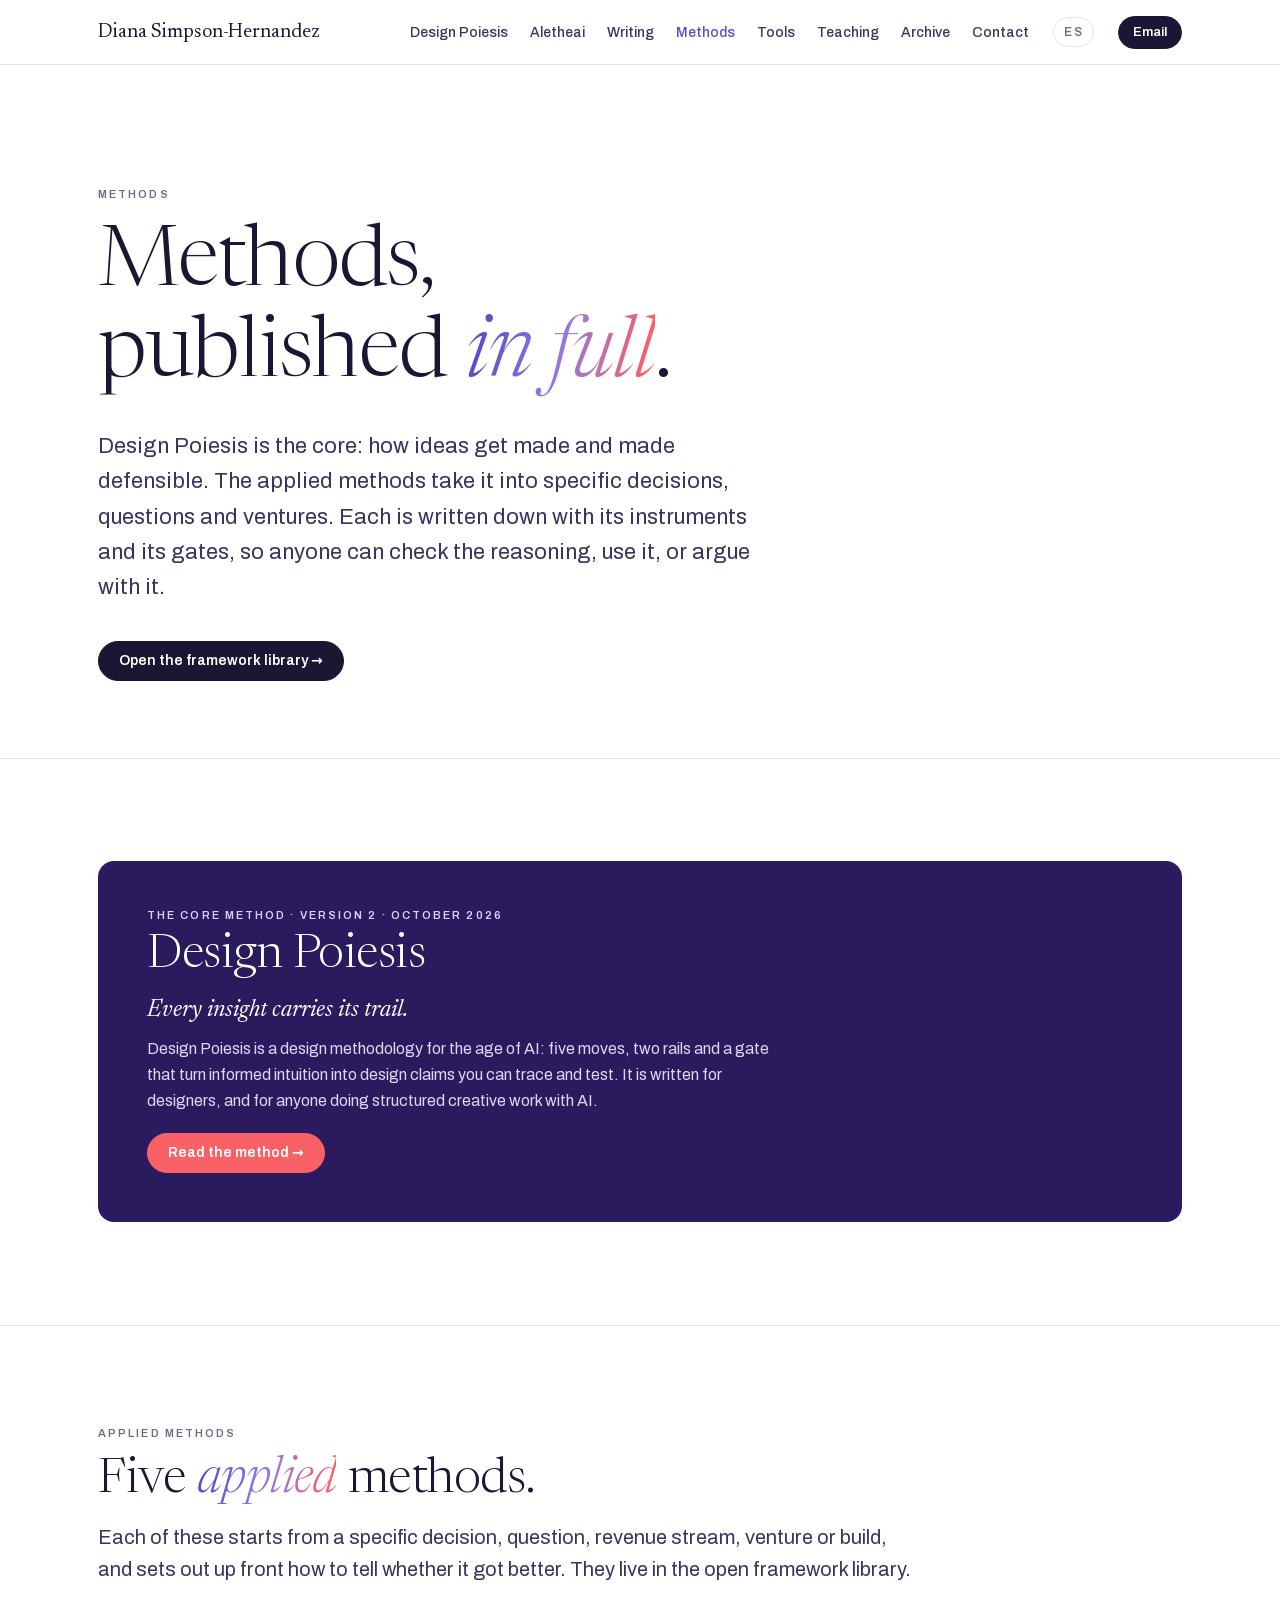
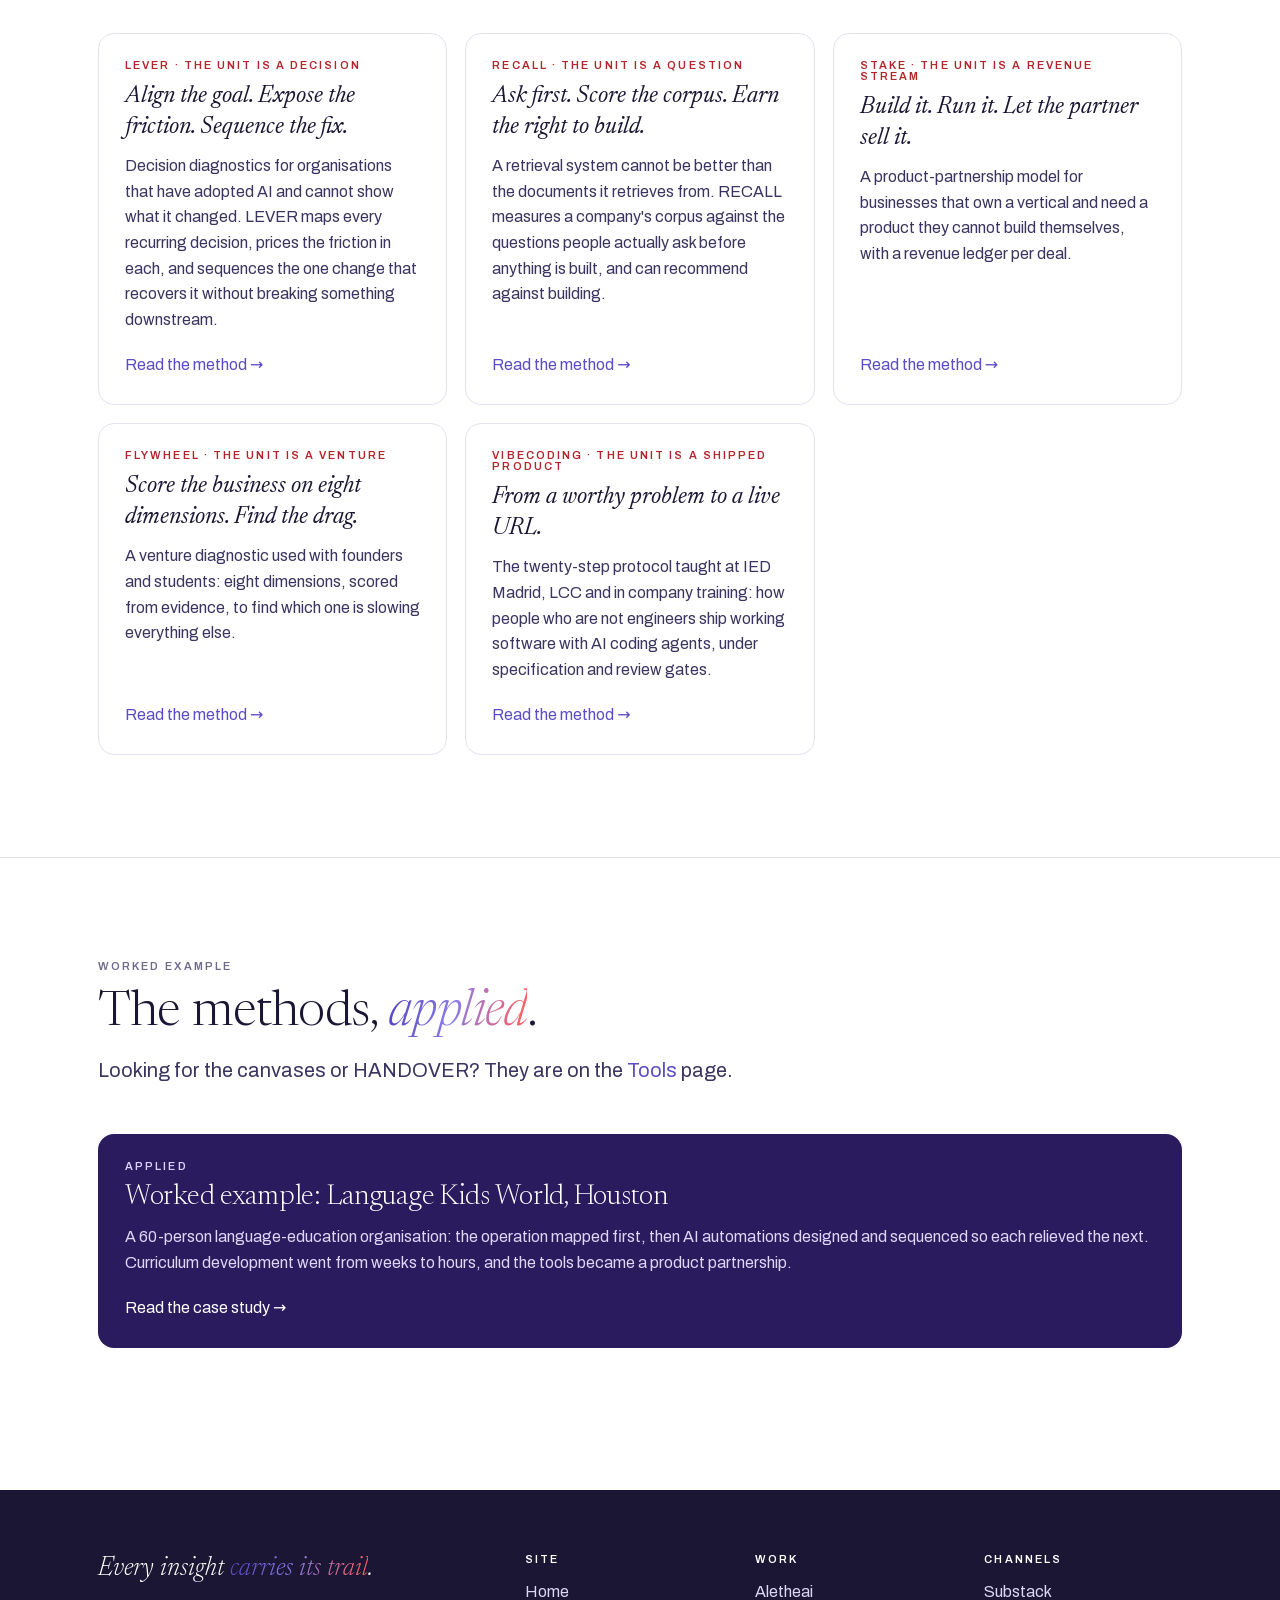
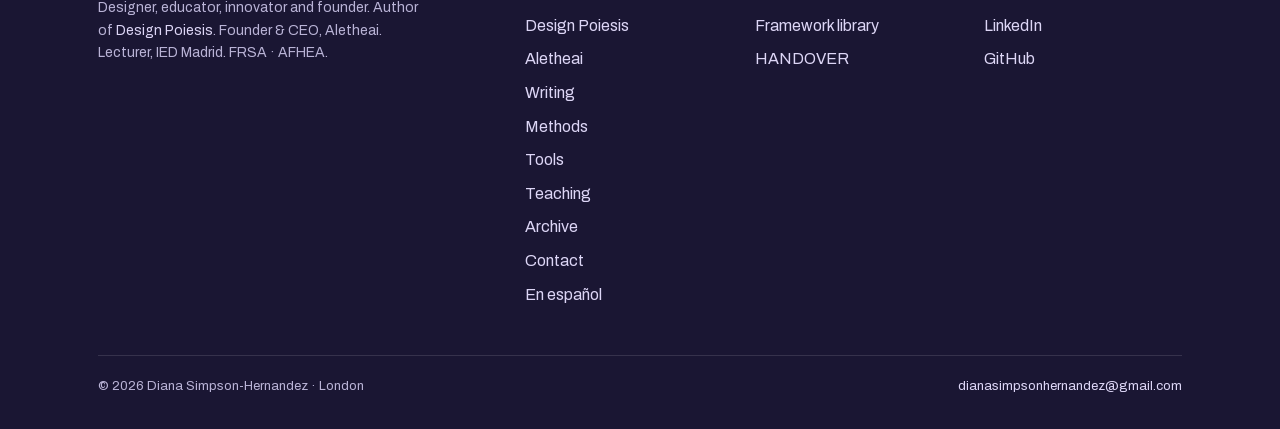
<file: methods/index.html>
<!DOCTYPE html>
<html lang="en">
<head>
<meta charset="utf-8">
<meta name="viewport" content="width=device-width, initial-scale=1">
<title>Methods — LEVER, RECALL, FLYWHEEL, Vibecoding | Diana Simpson-Hernandez</title>
<meta name="description" content="LEVER, RECALL, STAKE, FLYWHEEL and Vibecoding: decision diagnostics, corpus readiness, partnerships, venture diagnostics and AI-native building. Published in full, with a worked example.">
<link rel="canonical" href="https://dianasimpsonhernandez.com/methods/">

<meta name="robots" content="index,follow,max-image-preview:large">
<meta name="author" content="Diana Simpson-Hernandez">
<meta name="theme-color" content="#1A1633">
<meta property="og:type" content="website">
<meta property="og:site_name" content="Diana Simpson-Hernandez">
<meta property="og:locale" content="en_GB">
<meta property="og:url" content="https://dianasimpsonhernandez.com/methods/">
<meta property="og:title" content="Methods, published in full.">
<meta property="og:description" content="LEVER, RECALL, STAKE, FLYWHEEL and Vibecoding: decision diagnostics, corpus readiness, partnerships, venture diagnostics and AI-native building. Published in full, with a worked example.">
<meta property="og:image" content="https://dianasimpsonhernandez.com/assets/og/methods.png">
<meta property="og:image:width" content="1200"><meta property="og:image:height" content="630">
<meta property="og:image:alt" content="Methods, published in full.">
<meta name="twitter:card" content="summary_large_image">
<meta name="twitter:title" content="Methods, published in full.">
<meta name="twitter:description" content="LEVER, RECALL, STAKE, FLYWHEEL and Vibecoding: decision diagnostics, corpus readiness, partnerships, venture diagnostics and AI-native building. Published in full, with a worked example.">
<meta name="twitter:image" content="https://dianasimpsonhernandez.com/assets/og/methods.png">
<link rel="icon" href="/assets/favicon.svg" type="image/svg+xml">
<link rel="icon" href="/favicon.ico" sizes="48x48">
<link rel="apple-touch-icon" href="/assets/apple-touch-icon.png">
<link rel="manifest" href="/assets/site.webmanifest">
<link rel="preload" href="/assets/fonts/Newsreader-var.woff2" as="font" type="font/woff2" crossorigin>
<link rel="preload" href="/assets/fonts/Archivo-var.woff2" as="font" type="font/woff2" crossorigin>
<link rel="stylesheet" href="/assets/fonts/fonts.css">
<link rel="stylesheet" href="/styles/site.css">
<link rel="sitemap" type="application/xml" href="/sitemap.xml">
<link rel="alternate" type="application/rss+xml" title="Diana Simpson-Hernandez on Substack" href="https://dianasimpsonhernandez.substack.com/feed">
<script defer src="https://cloud.umami.is/script.js" data-website-id="a98055b4-17b2-4091-b09e-3b3b5b34b4ad"></script>
<script type="application/ld+json">{"@context": "https://schema.org", "@graph": [{"@type": "Person", "@id": "https://dianasimpsonhernandez.com/#person", "name": "Diana Simpson-Hernandez", "alternateName": "Diana Simpson Hernandez", "url": "https://dianasimpsonhernandez.com/", "image": "https://dianasimpsonhernandez.com/assets/diana-simpson-hernandez.jpg", "jobTitle": "Designer and founder", "description": "Designer, educator, innovator and founder. Author of Design Poiesis, a design methodology for the age of AI. Founder and CEO of Aletheai (behavioural decision intelligence; six patent applications filed). Lecturer at IED Madrid; mentor at London College of Communication (UAL). FRSA, AFHEA.", "email": "mailto:dianasimpsonhernandez@gmail.com", "knowsLanguage": ["en", "es"], "knowsAbout": ["Design Poiesis", "Design methodology", "Decision intelligence", "AI governance", "AI assurance", "Behavioural design", "Product design", "Speculative design", "AI-native product development", "AI-assisted design", "Design education", "Human-in-the-loop AI"], "alumniOf": [{"@type": "CollegeOrUniversity", "name": "Royal College of Art"}, {"@type": "CollegeOrUniversity", "name": "Central Saint Martins, University of the Arts London"}], "memberOf": [{"@type": "Organization", "name": "Royal Society of Arts"}, {"@type": "Organization", "name": "Advance HE (Higher Education Academy)"}], "worksFor": {"@type": "Organization", "name": "Aletheai", "url": "https://aletheai.ai"}, "affiliation": [{"@type": "CollegeOrUniversity", "name": "IED Madrid"}, {"@type": "CollegeOrUniversity", "name": "London College of Communication, University of the Arts London"}], "sameAs": ["https://dianasimpsonhernandez.substack.com", "https://linkedin.com/in/dianasimpson", "https://github.com/dsimpsonh", "https://aletheai.ai", "https://substack.com/@dianasimpsonhernandez", "https://www.youtube.com/@DianaSimpsonHernandez", "https://rca.academia.edu/DianaSimpson", "https://frameworks.dianasimpsonhernandez.com/"]}, {"@type": "WebSite", "@id": "https://dianasimpsonhernandez.com/#website", "url": "https://dianasimpsonhernandez.com/", "name": "Diana Simpson-Hernandez", "publisher": {"@id": "https://dianasimpsonhernandez.com/#person"}, "inLanguage": ["en-GB", "es"]}, {"@type": "BreadcrumbList", "itemListElement": [{"@type": "ListItem", "position": 1, "name": "Home", "item": "https://dianasimpsonhernandez.com/"}, {"@type": "ListItem", "position": 2, "name": "Methods", "item": "https://dianasimpsonhernandez.com/methods/"}]}]}</script>
</head>
<body>
<a class="skip" href="#main">Skip to content</a>
<header class="nav"><div class="wrap">
<a class="brand" href="/">Diana Simpson-Hernandez</a>
<ul><li><a href="/design-poiesis/">Design Poiesis</a></li><li><a href="/aletheai/">Aletheai</a></li><li><a href="/writing/">Writing</a></li><li><a href="/methods/" aria-current="page">Methods</a></li><li><a href="/tools/">Tools</a></li><li><a href="/teaching/">Teaching</a></li><li><a href="/archive/">Archive</a></li><li><a href="/contact/">Contact</a></li></ul>
<a class="lang" href="/es/" hreflang="es" lang="es" title="En español">ES</a>
<a href="mailto:dianasimpsonhernandez@gmail.com" class="btn sm cta" data-umami-event="email_click" data-umami-event-position="nav">Email</a>
</div></header>
<main id="main">

<section class="hero" style="border-top:0"><div class="wrap">
<span class="lab">Methods</span>
<h1 class="" style="margin-top:14px">Methods, published <em>in full</em>.</h1>
<p class="sub">Design Poiesis is the core: how ideas get made and made defensible. The applied methods take it into specific decisions, questions and ventures. Each is written down with its instruments and its gates, so anyone can check the reasoning, use it, or argue with it.</p>
<div class="row"><a href="https://frameworks.dianasimpsonhernandez.com/" class="btn" data-umami-event="framework_open" data-umami-event-framework="library" target="_blank" rel="noopener">Open the framework library →</a></div>
</div></section>
<section id="design-poiesis"><div class="wrap">
<div class="card dark" style="align-items:flex-start;padding:clamp(28px,4vw,48px)"><span class="lab">The core method · Version 2 · October 2026</span><h3 style="font-size:clamp(30px,4vw,48px)">Design Poiesis</h3><p class="line" style="color:#fff">Every insight carries its trail.</p><p style="max-width:70ch">Design Poiesis is a design methodology for the age of AI: five moves, two rails and a gate that turn informed intuition into design claims you can trace and test. It is written for designers, and for anyone doing structured creative work with AI.</p>
<div class="foot" style="justify-content:flex-start"><a href="/design-poiesis/" class="btn coral" data-umami-event="cta_click" data-umami-event-kind="poiesis" data-umami-event-position="methods-feature">Read the method →</a></div></div>
</div></section>
<section id="methods"><div class="wrap">
<div class="sh"><span class="lab">Applied methods</span><h2>Five <em>applied</em> methods.</h2><p class="lede">Each of these starts from a specific decision, question, revenue stream, venture or build, and sets out up front how to tell whether it got better. They live in the open framework library.</p></div>
<div class="grid g2"><div class="card"><span class="lab coral">LEVER · The unit is a decision</span><p class="line">Align the goal. Expose the friction. Sequence the fix.</p><p>Decision diagnostics for organisations that have adopted AI and cannot show what it changed. LEVER maps every recurring decision, prices the friction in each, and sequences the one change that recovers it without breaking something downstream.</p><div class="foot"><a href="https://frameworks.dianasimpsonhernandez.com/lever/" data-umami-event="framework_open" data-umami-event-framework="lever" target="_blank" rel="noopener">Read the method →</a></div></div><div class="card"><span class="lab coral">RECALL · The unit is a question</span><p class="line">Ask first. Score the corpus. Earn the right to build.</p><p>A retrieval system cannot be better than the documents it retrieves from. RECALL measures a company's corpus against the questions people actually ask before anything is built, and can recommend against building.</p><div class="foot"><a href="https://frameworks.dianasimpsonhernandez.com/recall/" data-umami-event="framework_open" data-umami-event-framework="recall" target="_blank" rel="noopener">Read the method →</a></div></div><div class="card"><span class="lab coral">STAKE · The unit is a revenue stream</span><p class="line">Build it. Run it. Let the partner sell it.</p><p>A product-partnership model for businesses that own a vertical and need a product they cannot build themselves, with a revenue ledger per deal.</p><div class="foot"><a href="https://frameworks.dianasimpsonhernandez.com/stake/" data-umami-event="framework_open" data-umami-event-framework="stake" target="_blank" rel="noopener">Read the method →</a></div></div><div class="card"><span class="lab coral">FLYWHEEL · The unit is a venture</span><p class="line">Score the business on eight dimensions. Find the drag.</p><p>A venture diagnostic used with founders and students: eight dimensions, scored from evidence, to find which one is slowing everything else.</p><div class="foot"><a href="https://frameworks.dianasimpsonhernandez.com/flywheel/" data-umami-event="framework_open" data-umami-event-framework="flywheel" target="_blank" rel="noopener">Read the method →</a></div></div><div class="card"><span class="lab coral">Vibecoding · The unit is a shipped product</span><p class="line">From a worthy problem to a live URL.</p><p>The twenty-step protocol taught at IED Madrid, LCC and in company training: how people who are not engineers ship working software with AI coding agents, under specification and review gates.</p><div class="foot"><a href="https://frameworks.dianasimpsonhernandez.com/vibecoding/" data-umami-event="framework_open" data-umami-event-framework="vibecoding" target="_blank" rel="noopener">Read the method →</a></div></div></div>
</div></section>
<section id="example"><div class="wrap">
<div class="sh"><span class="lab">Worked example</span><h2>The methods, <em>applied</em>.</h2><p class="lede">Looking for the canvases or HANDOVER? They are on the <a href="/tools/">Tools</a> page.</p></div>
<div class="card dark"><span class="lab">Applied</span><h3>Worked example: Language Kids World, Houston</h3><p>A 60-person language-education organisation: the operation mapped first, then AI automations designed and sequenced so each relieved the next. Curriculum development went from weeks to hours, and the tools became a product partnership.</p><div class="foot" style="justify-content:flex-start"><a href="https://frameworks.dianasimpsonhernandez.com/case-study-language-kids-world/" data-umami-event="framework_open" data-umami-event-framework="case-study-language-kids-world" target="_blank" rel="noopener">Read the case study →</a></div></div>
</div></section>
</main>
<footer><div class="wrap">
<div class="cols">
<div><p class="big">Every insight <em class="grad">carries its trail</em>.</p>
<p style="font-size:14px;max-width:40ch">Designer, educator, innovator and founder. Author of <a href="/design-poiesis/">Design Poiesis</a>. Founder &amp; CEO, Aletheai. Lecturer, IED Madrid. FRSA · AFHEA.</p></div>
<div><h4>Site</h4><ul><li><a href="/">Home</a></li><li><a href="/design-poiesis/">Design Poiesis</a></li><li><a href="/aletheai/">Aletheai</a></li><li><a href="/writing/">Writing</a></li><li><a href="/methods/">Methods</a></li><li><a href="/tools/">Tools</a></li><li><a href="/teaching/">Teaching</a></li><li><a href="/archive/">Archive</a></li><li><a href="/contact/">Contact</a></li><li><a href="/es/">En español</a></li></ul></div>
<div><h4>Work</h4><ul><li><a href="https://aletheai.ai" target="_blank" rel="noopener">Aletheai</a></li><li><a href="https://frameworks.dianasimpsonhernandez.com/">Framework library</a></li><li><a href="https://handover.dianasimpsonhernandez.com/" target="_blank" rel="noopener">HANDOVER</a></li></ul></div>
<div><h4>Channels</h4><ul><li><a href="https://dianasimpsonhernandez.substack.com?utm_source=dsh-site&utm_medium=footer&utm_campaign=substack" target="_blank" rel="noopener" data-umami-event="channel_click" data-umami-event-channel="substack" data-umami-event-position="footer">Substack</a></li><li><a href="https://linkedin.com/in/dianasimpson?utm_source=dsh-site&utm_medium=footer&utm_campaign=linkedin" target="_blank" rel="noopener" data-umami-event="channel_click" data-umami-event-channel="linkedin" data-umami-event-position="footer">LinkedIn</a></li><li><a href="https://github.com/dsimpsonh?utm_source=dsh-site&utm_medium=footer&utm_campaign=github" target="_blank" rel="noopener" data-umami-event="channel_click" data-umami-event-channel="github" data-umami-event-position="footer">GitHub</a></li></ul></div>
</div>
<div class="base"><span>© 2026 Diana Simpson-Hernandez · London</span>
<a href="mailto:dianasimpsonhernandez@gmail.com" data-umami-event="email_click" data-umami-event-position="footer">dianasimpsonhernandez@gmail.com</a></div>
</div></footer>
<script>
(function(){
  var toast;
  function say(addr,copied){
    if(!toast){toast=document.createElement('div');toast.className='etoast';toast.setAttribute('role','status');toast.setAttribute('aria-live','polite');document.body.appendChild(toast);}
    toast.innerHTML='<i>✓</i><div><b>'+addr+'</b> <span>'+(copied?'copied — opening your email app':'— opening your email app')+'</span></div>';
    toast.classList.add('on'); clearTimeout(toast._t); toast._t=setTimeout(function(){toast.classList.remove('on')},3800);
  }
  document.querySelectorAll('a[href^="mailto:"]').forEach(function(a){
    a.addEventListener('click',function(){
      var addr=a.getAttribute('href').slice(7).split('?')[0];
      var p=navigator.clipboard&&window.isSecureContext?navigator.clipboard.writeText(addr):Promise.reject();
      p.then(function(){say(addr,true)},function(){say(addr,false)});
    });
  });
})();
</script>
</body></html>
</file>
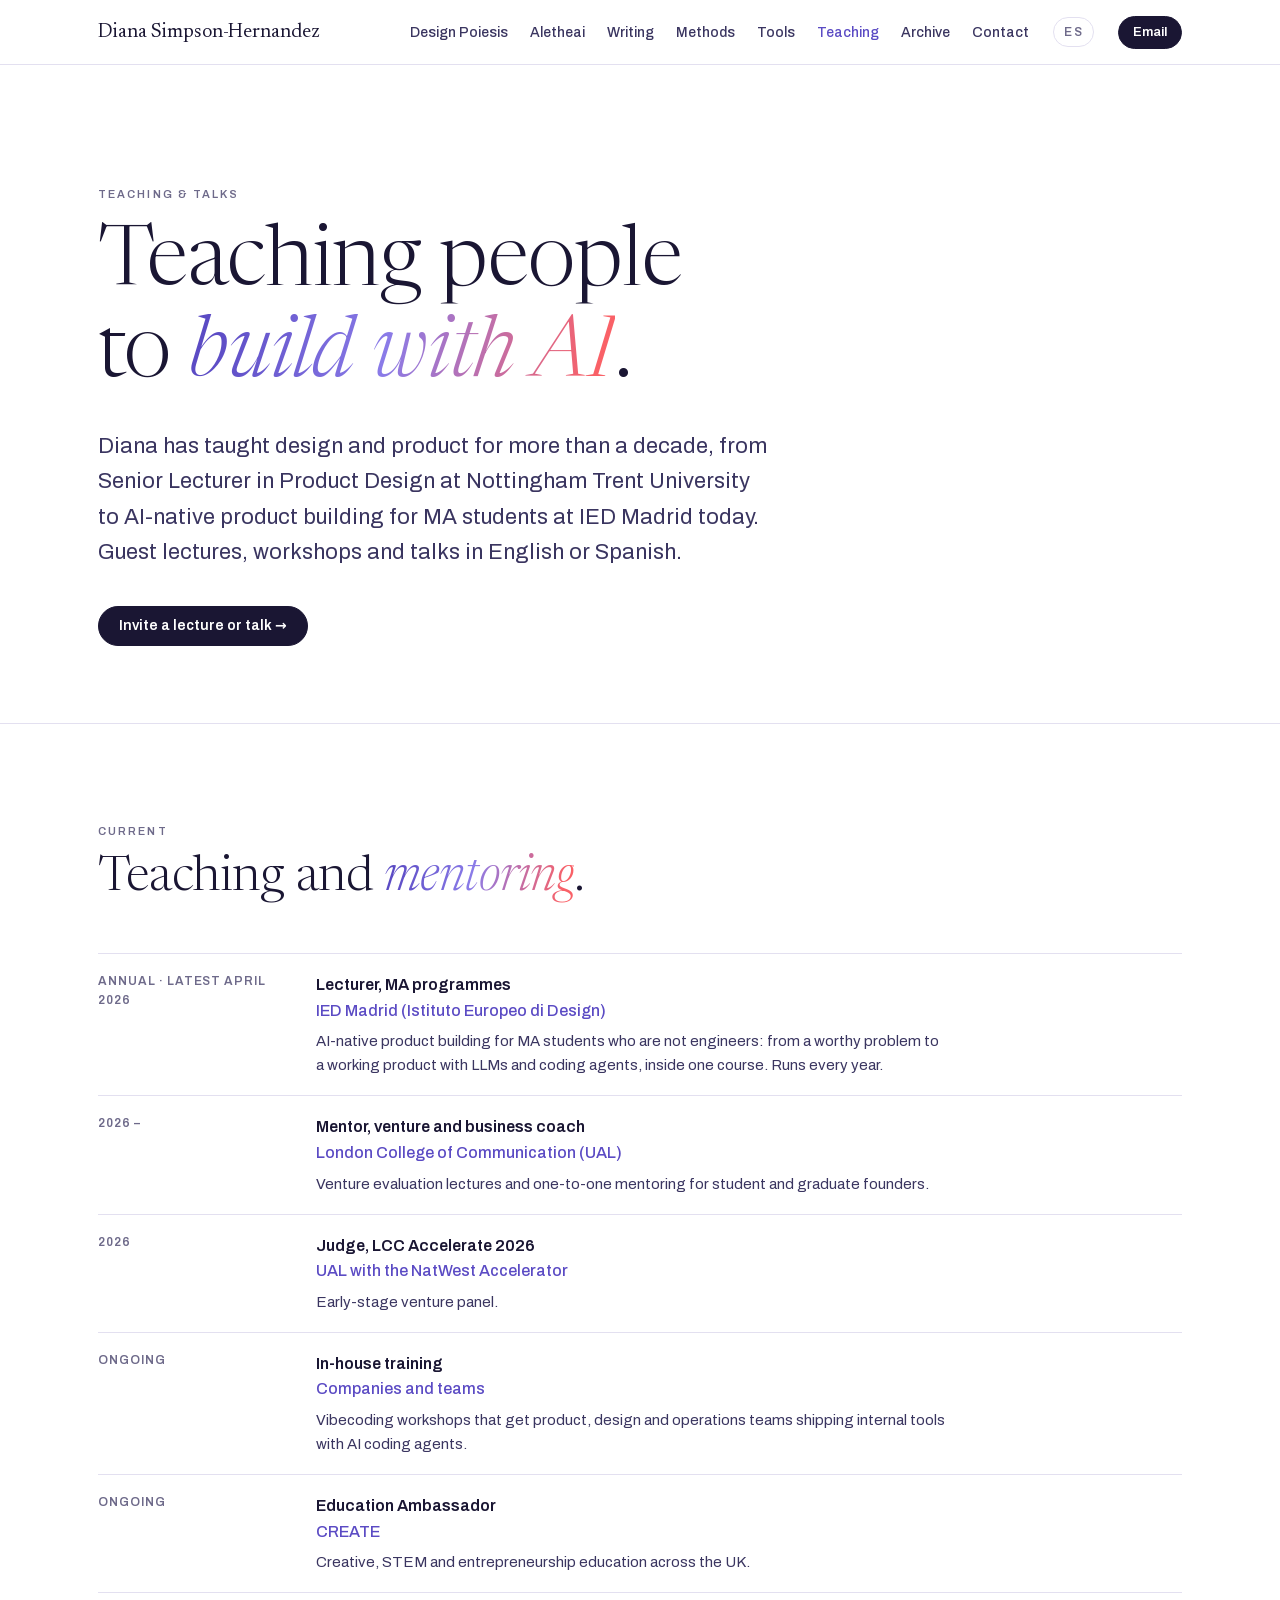
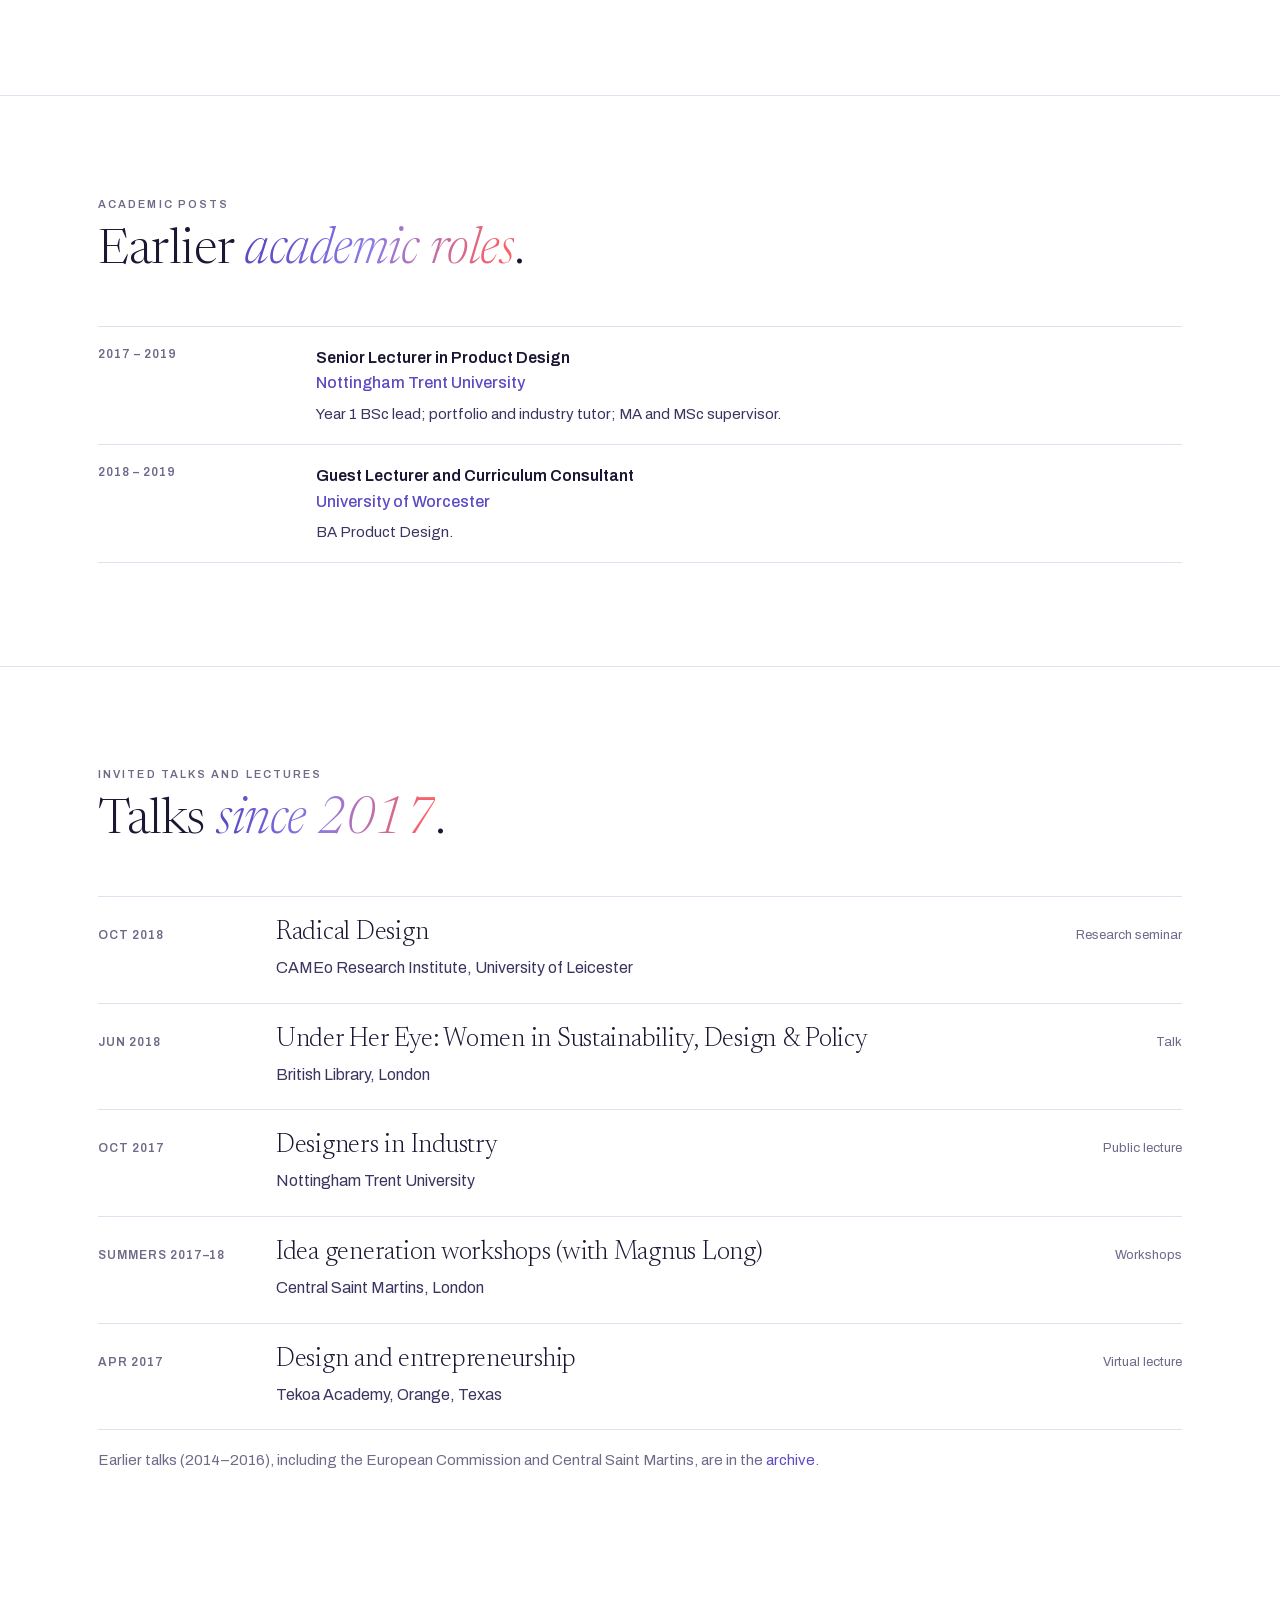
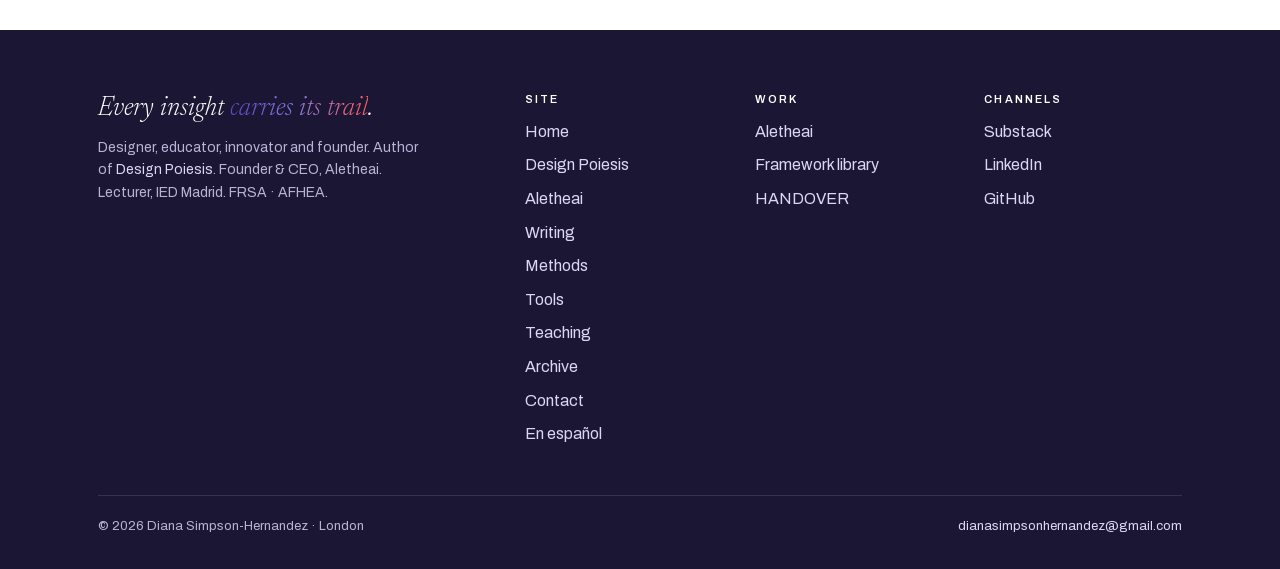
<file: teaching/index.html>
<!DOCTYPE html>
<html lang="en">
<head>
<meta charset="utf-8">
<meta name="viewport" content="width=device-width, initial-scale=1">
<title>Teaching &amp; talks — IED Madrid, LCC (UAL) | Diana Simpson-Hernandez</title>
<meta name="description" content="Lecturer at IED Madrid (MA programmes), mentor at London College of Communication (UAL), former Senior Lecturer in Product Design at Nottingham Trent University. Invited talks and lectures in English and Spanish.">
<link rel="canonical" href="https://dianasimpsonhernandez.com/teaching/">

<meta name="robots" content="index,follow,max-image-preview:large">
<meta name="author" content="Diana Simpson-Hernandez">
<meta name="theme-color" content="#1A1633">
<meta property="og:type" content="website">
<meta property="og:site_name" content="Diana Simpson-Hernandez">
<meta property="og:locale" content="en_GB">
<meta property="og:url" content="https://dianasimpsonhernandez.com/teaching/">
<meta property="og:title" content="Teaching people to build with AI.">
<meta property="og:description" content="Lecturer at IED Madrid (MA programmes), mentor at London College of Communication (UAL), former Senior Lecturer in Product Design at Nottingham Trent University. Invited talks and lectures in English and Spanish.">
<meta property="og:image" content="https://dianasimpsonhernandez.com/assets/og/teaching.png">
<meta property="og:image:width" content="1200"><meta property="og:image:height" content="630">
<meta property="og:image:alt" content="Teaching people to build with AI.">
<meta name="twitter:card" content="summary_large_image">
<meta name="twitter:title" content="Teaching people to build with AI.">
<meta name="twitter:description" content="Lecturer at IED Madrid (MA programmes), mentor at London College of Communication (UAL), former Senior Lecturer in Product Design at Nottingham Trent University. Invited talks and lectures in English and Spanish.">
<meta name="twitter:image" content="https://dianasimpsonhernandez.com/assets/og/teaching.png">
<link rel="icon" href="/assets/favicon.svg" type="image/svg+xml">
<link rel="icon" href="/favicon.ico" sizes="48x48">
<link rel="apple-touch-icon" href="/assets/apple-touch-icon.png">
<link rel="manifest" href="/assets/site.webmanifest">
<link rel="preload" href="/assets/fonts/Newsreader-var.woff2" as="font" type="font/woff2" crossorigin>
<link rel="preload" href="/assets/fonts/Archivo-var.woff2" as="font" type="font/woff2" crossorigin>
<link rel="stylesheet" href="/assets/fonts/fonts.css">
<link rel="stylesheet" href="/styles/site.css">
<link rel="sitemap" type="application/xml" href="/sitemap.xml">
<link rel="alternate" type="application/rss+xml" title="Diana Simpson-Hernandez on Substack" href="https://dianasimpsonhernandez.substack.com/feed">
<script defer src="https://cloud.umami.is/script.js" data-website-id="a98055b4-17b2-4091-b09e-3b3b5b34b4ad"></script>
<script type="application/ld+json">{"@context": "https://schema.org", "@graph": [{"@type": "Person", "@id": "https://dianasimpsonhernandez.com/#person", "name": "Diana Simpson-Hernandez", "alternateName": "Diana Simpson Hernandez", "url": "https://dianasimpsonhernandez.com/", "image": "https://dianasimpsonhernandez.com/assets/diana-simpson-hernandez.jpg", "jobTitle": "Designer and founder", "description": "Designer, educator, innovator and founder. Author of Design Poiesis, a design methodology for the age of AI. Founder and CEO of Aletheai (behavioural decision intelligence; six patent applications filed). Lecturer at IED Madrid; mentor at London College of Communication (UAL). FRSA, AFHEA.", "email": "mailto:dianasimpsonhernandez@gmail.com", "knowsLanguage": ["en", "es"], "knowsAbout": ["Design Poiesis", "Design methodology", "Decision intelligence", "AI governance", "AI assurance", "Behavioural design", "Product design", "Speculative design", "AI-native product development", "AI-assisted design", "Design education", "Human-in-the-loop AI"], "alumniOf": [{"@type": "CollegeOrUniversity", "name": "Royal College of Art"}, {"@type": "CollegeOrUniversity", "name": "Central Saint Martins, University of the Arts London"}], "memberOf": [{"@type": "Organization", "name": "Royal Society of Arts"}, {"@type": "Organization", "name": "Advance HE (Higher Education Academy)"}], "worksFor": {"@type": "Organization", "name": "Aletheai", "url": "https://aletheai.ai"}, "affiliation": [{"@type": "CollegeOrUniversity", "name": "IED Madrid"}, {"@type": "CollegeOrUniversity", "name": "London College of Communication, University of the Arts London"}], "sameAs": ["https://dianasimpsonhernandez.substack.com", "https://linkedin.com/in/dianasimpson", "https://github.com/dsimpsonh", "https://aletheai.ai", "https://substack.com/@dianasimpsonhernandez", "https://www.youtube.com/@DianaSimpsonHernandez", "https://rca.academia.edu/DianaSimpson", "https://frameworks.dianasimpsonhernandez.com/"]}, {"@type": "WebSite", "@id": "https://dianasimpsonhernandez.com/#website", "url": "https://dianasimpsonhernandez.com/", "name": "Diana Simpson-Hernandez", "publisher": {"@id": "https://dianasimpsonhernandez.com/#person"}, "inLanguage": ["en-GB", "es"]}, {"@type": "BreadcrumbList", "itemListElement": [{"@type": "ListItem", "position": 1, "name": "Home", "item": "https://dianasimpsonhernandez.com/"}, {"@type": "ListItem", "position": 2, "name": "Teaching", "item": "https://dianasimpsonhernandez.com/teaching/"}]}]}</script>
</head>
<body>
<a class="skip" href="#main">Skip to content</a>
<header class="nav"><div class="wrap">
<a class="brand" href="/">Diana Simpson-Hernandez</a>
<ul><li><a href="/design-poiesis/">Design Poiesis</a></li><li><a href="/aletheai/">Aletheai</a></li><li><a href="/writing/">Writing</a></li><li><a href="/methods/">Methods</a></li><li><a href="/tools/">Tools</a></li><li><a href="/teaching/" aria-current="page">Teaching</a></li><li><a href="/archive/">Archive</a></li><li><a href="/contact/">Contact</a></li></ul>
<a class="lang" href="/es/" hreflang="es" lang="es" title="En español">ES</a>
<a href="mailto:dianasimpsonhernandez@gmail.com" class="btn sm cta" data-umami-event="email_click" data-umami-event-position="nav">Email</a>
</div></header>
<main id="main">

<section class="hero" style="border-top:0"><div class="wrap">
<span class="lab">Teaching &amp; talks</span>
<h1 class="" style="margin-top:14px">Teaching people to <em>build with AI</em>.</h1>
<p class="sub">Diana has taught design and product for more than a decade, from Senior Lecturer in Product Design at Nottingham Trent University to AI-native product building for MA students at IED Madrid today. Guest lectures, workshops and talks in English or Spanish.</p>
<div class="row"><a href="mailto:dianasimpsonhernandez@gmail.com?subject=Lecture%20or%20talk" class="btn" data-umami-event="email_click" data-umami-event-position="teaching-hero">Invite a lecture or talk →</a></div>
</div></section>
<section id="now"><div class="wrap">
<div class="sh"><span class="lab">Current</span><h2>Teaching and <em>mentoring</em>.</h2></div>
<ul class="rlist"><li><span class="yrs">Annual · latest April 2026</span><div><b>Lecturer, MA programmes</b><span class="org">IED Madrid (Istituto Europeo di Design)</span><p>AI-native product building for MA students who are not engineers: from a worthy problem to a working product with LLMs and coding agents, inside one course. Runs every year.</p></div></li><li><span class="yrs">2026 –</span><div><b>Mentor, venture and business coach</b><span class="org">London College of Communication (UAL)</span><p>Venture evaluation lectures and one-to-one mentoring for student and graduate founders.</p></div></li><li><span class="yrs">2026</span><div><b>Judge, LCC Accelerate 2026</b><span class="org">UAL with the NatWest Accelerator</span><p>Early-stage venture panel.</p></div></li><li><span class="yrs">Ongoing</span><div><b>In-house training</b><span class="org">Companies and teams</span><p>Vibecoding workshops that get product, design and operations teams shipping internal tools with AI coding agents.</p></div></li><li><span class="yrs">Ongoing</span><div><b>Education Ambassador</b><span class="org">CREATE</span><p>Creative, STEM and entrepreneurship education across the UK.</p></div></li></ul>
</div></section>
<section id="before"><div class="wrap">
<div class="sh"><span class="lab">Academic posts</span><h2>Earlier <em>academic roles</em>.</h2></div>
<ul class="rlist"><li><span class="yrs">2017 – 2019</span><div><b>Senior Lecturer in Product Design</b><span class="org">Nottingham Trent University</span><p>Year 1 BSc lead; portfolio and industry tutor; MA and MSc supervisor.</p></div></li><li><span class="yrs">2018 – 2019</span><div><b>Guest Lecturer and Curriculum Consultant</b><span class="org">University of Worcester</span><p>BA Product Design.</p></div></li></ul>
</div></section>
<section id="talks"><div class="wrap">
<div class="sh"><span class="lab">Invited talks and lectures</span><h2>Talks <em>since 2017</em>.</h2></div>
<div class="entries"><article class="entry"><span class="when">Oct 2018</span>
<div><h3>Radical Design</h3><p class="dek">CAMEo Research Institute, University of Leicester</p></div><span class="meta">Research seminar</span></article><article class="entry"><span class="when">Jun 2018</span>
<div><h3>Under Her Eye: Women in Sustainability, Design &amp; Policy</h3><p class="dek">British Library, London</p></div><span class="meta">Talk</span></article><article class="entry"><span class="when">Oct 2017</span>
<div><h3>Designers in Industry</h3><p class="dek">Nottingham Trent University</p></div><span class="meta">Public lecture</span></article><article class="entry"><span class="when">Summers 2017–18</span>
<div><h3>Idea generation workshops (with Magnus Long)</h3><p class="dek">Central Saint Martins, London</p></div><span class="meta">Workshops</span></article><article class="entry"><span class="when">Apr 2017</span>
<div><h3>Design and entrepreneurship</h3><p class="dek">Tekoa Academy, Orange, Texas</p></div><span class="meta">Virtual lecture</span></article></div><p style="margin-top:18px;font-size:15px;color:var(--muted)">Earlier talks (2014–2016), including the European Commission and Central Saint Martins, are in the <a href="/archive/#talks">archive</a>.</p>
</div></section>
</main>
<footer><div class="wrap">
<div class="cols">
<div><p class="big">Every insight <em class="grad">carries its trail</em>.</p>
<p style="font-size:14px;max-width:40ch">Designer, educator, innovator and founder. Author of <a href="/design-poiesis/">Design Poiesis</a>. Founder &amp; CEO, Aletheai. Lecturer, IED Madrid. FRSA · AFHEA.</p></div>
<div><h4>Site</h4><ul><li><a href="/">Home</a></li><li><a href="/design-poiesis/">Design Poiesis</a></li><li><a href="/aletheai/">Aletheai</a></li><li><a href="/writing/">Writing</a></li><li><a href="/methods/">Methods</a></li><li><a href="/tools/">Tools</a></li><li><a href="/teaching/">Teaching</a></li><li><a href="/archive/">Archive</a></li><li><a href="/contact/">Contact</a></li><li><a href="/es/">En español</a></li></ul></div>
<div><h4>Work</h4><ul><li><a href="https://aletheai.ai" target="_blank" rel="noopener">Aletheai</a></li><li><a href="https://frameworks.dianasimpsonhernandez.com/">Framework library</a></li><li><a href="https://handover.dianasimpsonhernandez.com/" target="_blank" rel="noopener">HANDOVER</a></li></ul></div>
<div><h4>Channels</h4><ul><li><a href="https://dianasimpsonhernandez.substack.com?utm_source=dsh-site&utm_medium=footer&utm_campaign=substack" target="_blank" rel="noopener" data-umami-event="channel_click" data-umami-event-channel="substack" data-umami-event-position="footer">Substack</a></li><li><a href="https://linkedin.com/in/dianasimpson?utm_source=dsh-site&utm_medium=footer&utm_campaign=linkedin" target="_blank" rel="noopener" data-umami-event="channel_click" data-umami-event-channel="linkedin" data-umami-event-position="footer">LinkedIn</a></li><li><a href="https://github.com/dsimpsonh?utm_source=dsh-site&utm_medium=footer&utm_campaign=github" target="_blank" rel="noopener" data-umami-event="channel_click" data-umami-event-channel="github" data-umami-event-position="footer">GitHub</a></li></ul></div>
</div>
<div class="base"><span>© 2026 Diana Simpson-Hernandez · London</span>
<a href="mailto:dianasimpsonhernandez@gmail.com" data-umami-event="email_click" data-umami-event-position="footer">dianasimpsonhernandez@gmail.com</a></div>
</div></footer>
<script>
(function(){
  var toast;
  function say(addr,copied){
    if(!toast){toast=document.createElement('div');toast.className='etoast';toast.setAttribute('role','status');toast.setAttribute('aria-live','polite');document.body.appendChild(toast);}
    toast.innerHTML='<i>✓</i><div><b>'+addr+'</b> <span>'+(copied?'copied — opening your email app':'— opening your email app')+'</span></div>';
    toast.classList.add('on'); clearTimeout(toast._t); toast._t=setTimeout(function(){toast.classList.remove('on')},3800);
  }
  document.querySelectorAll('a[href^="mailto:"]').forEach(function(a){
    a.addEventListener('click',function(){
      var addr=a.getAttribute('href').slice(7).split('?')[0];
      var p=navigator.clipboard&&window.isSecureContext?navigator.clipboard.writeText(addr):Promise.reject();
      p.then(function(){say(addr,true)},function(){say(addr,false)});
    });
  });
})();
</script>
</body></html>
</file>
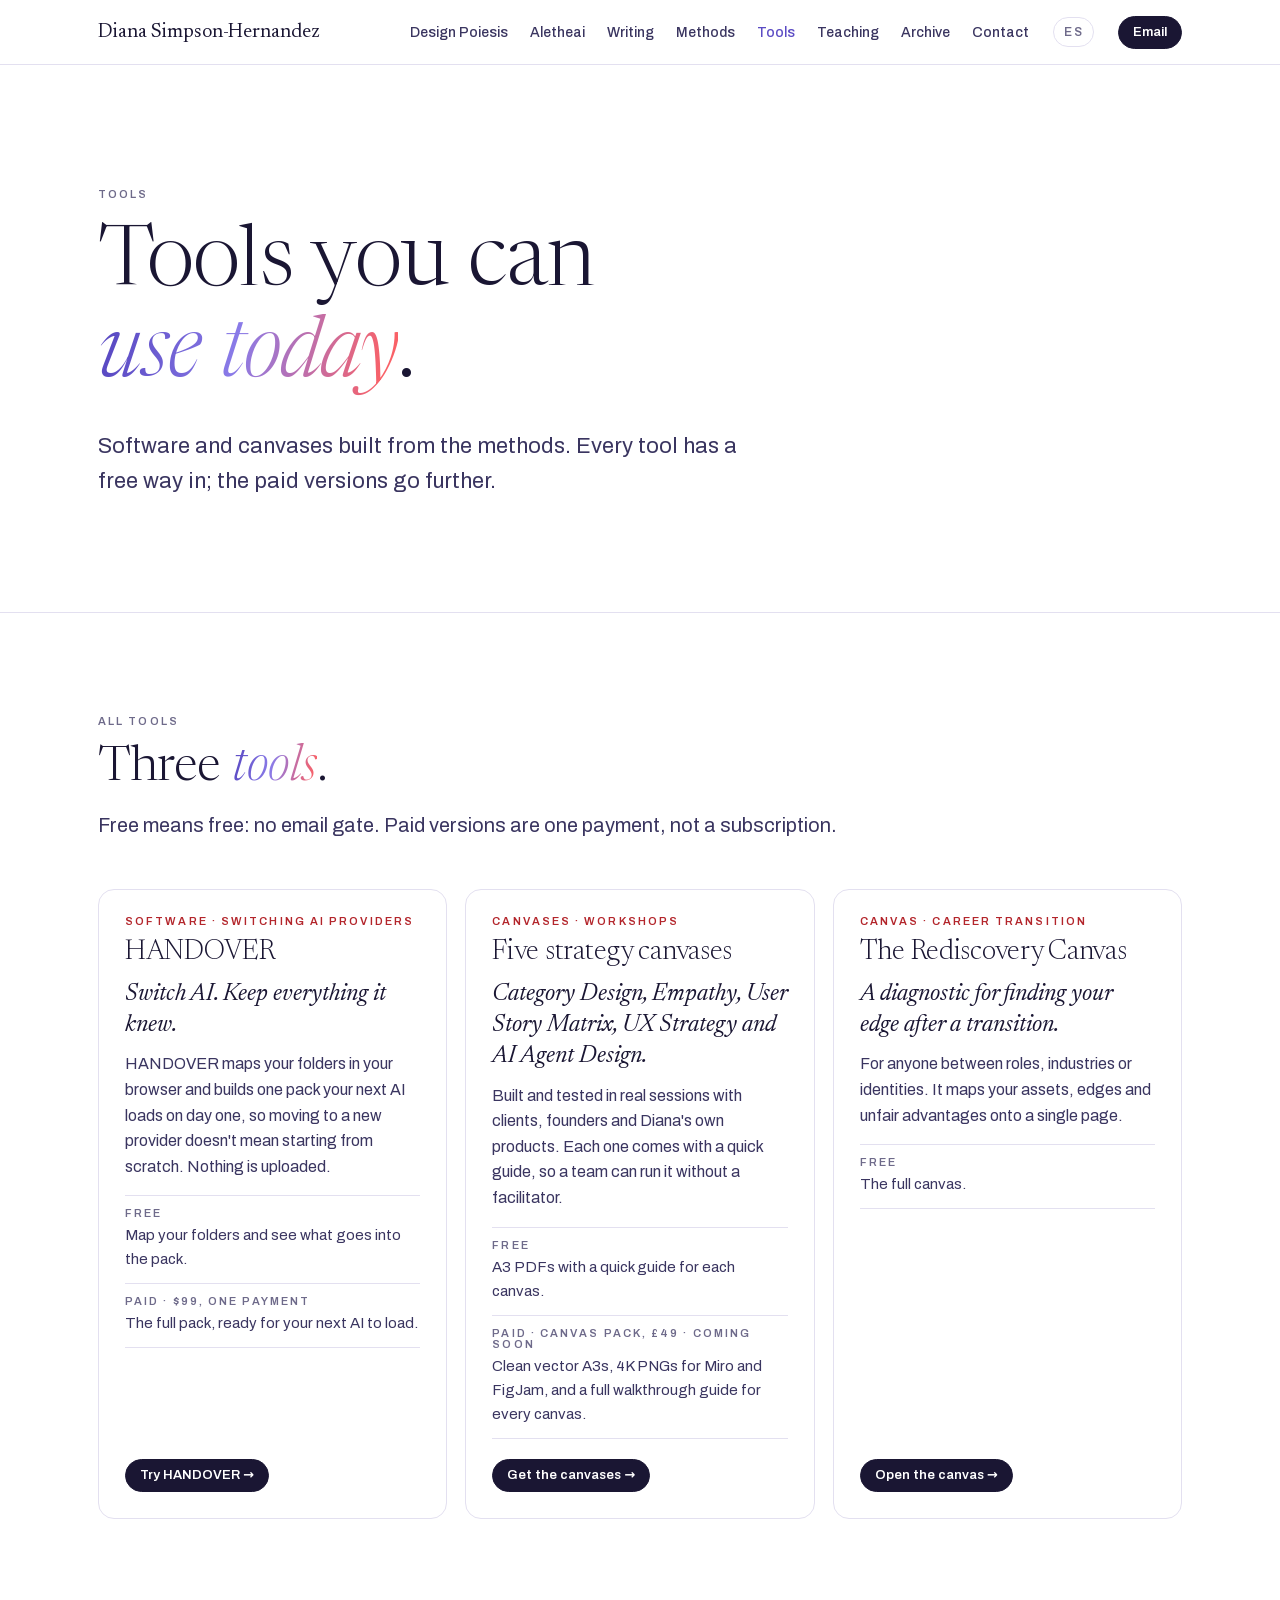
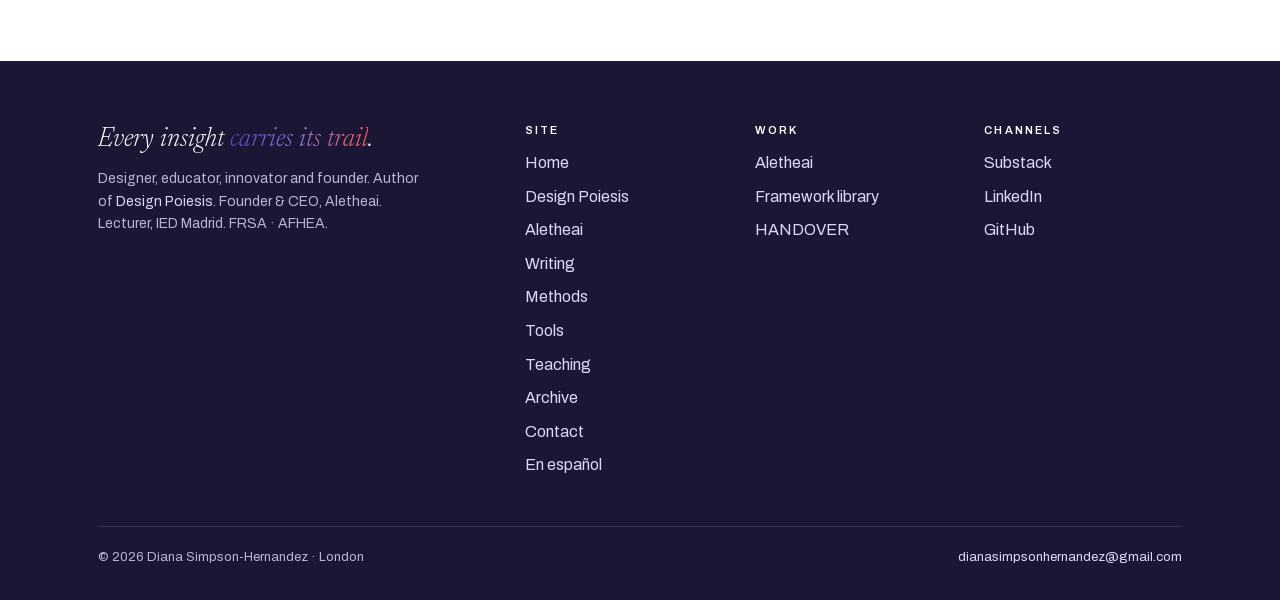
<file: tools/index.html>
<!DOCTYPE html>
<html lang="en">
<head>
<meta charset="utf-8">
<meta name="viewport" content="width=device-width, initial-scale=1">
<title>Tools — HANDOVER and strategy canvases | Diana Simpson-Hernandez</title>
<meta name="description" content="HANDOVER moves what your AI knows to a new provider. Five strategy canvases and the Rediscovery Canvas for workshops and decisions. Every tool has a free version; paid versions are one payment.">
<link rel="canonical" href="https://dianasimpsonhernandez.com/tools/">

<meta name="robots" content="index,follow,max-image-preview:large">
<meta name="author" content="Diana Simpson-Hernandez">
<meta name="theme-color" content="#1A1633">
<meta property="og:type" content="website">
<meta property="og:site_name" content="Diana Simpson-Hernandez">
<meta property="og:locale" content="en_GB">
<meta property="og:url" content="https://dianasimpsonhernandez.com/tools/">
<meta property="og:title" content="Tools you can use today.">
<meta property="og:description" content="HANDOVER moves what your AI knows to a new provider. Five strategy canvases and the Rediscovery Canvas for workshops and decisions. Every tool has a free version; paid versions are one payment.">
<meta property="og:image" content="https://dianasimpsonhernandez.com/assets/og/tools.png">
<meta property="og:image:width" content="1200"><meta property="og:image:height" content="630">
<meta property="og:image:alt" content="Tools you can use today.">
<meta name="twitter:card" content="summary_large_image">
<meta name="twitter:title" content="Tools you can use today.">
<meta name="twitter:description" content="HANDOVER moves what your AI knows to a new provider. Five strategy canvases and the Rediscovery Canvas for workshops and decisions. Every tool has a free version; paid versions are one payment.">
<meta name="twitter:image" content="https://dianasimpsonhernandez.com/assets/og/tools.png">
<link rel="icon" href="/assets/favicon.svg" type="image/svg+xml">
<link rel="icon" href="/favicon.ico" sizes="48x48">
<link rel="apple-touch-icon" href="/assets/apple-touch-icon.png">
<link rel="manifest" href="/assets/site.webmanifest">
<link rel="preload" href="/assets/fonts/Newsreader-var.woff2" as="font" type="font/woff2" crossorigin>
<link rel="preload" href="/assets/fonts/Archivo-var.woff2" as="font" type="font/woff2" crossorigin>
<link rel="stylesheet" href="/assets/fonts/fonts.css">
<link rel="stylesheet" href="/styles/site.css">
<link rel="sitemap" type="application/xml" href="/sitemap.xml">
<link rel="alternate" type="application/rss+xml" title="Diana Simpson-Hernandez on Substack" href="https://dianasimpsonhernandez.substack.com/feed">
<script defer src="https://cloud.umami.is/script.js" data-website-id="a98055b4-17b2-4091-b09e-3b3b5b34b4ad"></script>
<script type="application/ld+json">{"@context": "https://schema.org", "@graph": [{"@type": "Person", "@id": "https://dianasimpsonhernandez.com/#person", "name": "Diana Simpson-Hernandez", "alternateName": "Diana Simpson Hernandez", "url": "https://dianasimpsonhernandez.com/", "image": "https://dianasimpsonhernandez.com/assets/diana-simpson-hernandez.jpg", "jobTitle": "Designer and founder", "description": "Designer, educator, innovator and founder. Author of Design Poiesis, a design methodology for the age of AI. Founder and CEO of Aletheai (behavioural decision intelligence; six patent applications filed). Lecturer at IED Madrid; mentor at London College of Communication (UAL). FRSA, AFHEA.", "email": "mailto:dianasimpsonhernandez@gmail.com", "knowsLanguage": ["en", "es"], "knowsAbout": ["Design Poiesis", "Design methodology", "Decision intelligence", "AI governance", "AI assurance", "Behavioural design", "Product design", "Speculative design", "AI-native product development", "AI-assisted design", "Design education", "Human-in-the-loop AI"], "alumniOf": [{"@type": "CollegeOrUniversity", "name": "Royal College of Art"}, {"@type": "CollegeOrUniversity", "name": "Central Saint Martins, University of the Arts London"}], "memberOf": [{"@type": "Organization", "name": "Royal Society of Arts"}, {"@type": "Organization", "name": "Advance HE (Higher Education Academy)"}], "worksFor": {"@type": "Organization", "name": "Aletheai", "url": "https://aletheai.ai"}, "affiliation": [{"@type": "CollegeOrUniversity", "name": "IED Madrid"}, {"@type": "CollegeOrUniversity", "name": "London College of Communication, University of the Arts London"}], "sameAs": ["https://dianasimpsonhernandez.substack.com", "https://linkedin.com/in/dianasimpson", "https://github.com/dsimpsonh", "https://aletheai.ai", "https://substack.com/@dianasimpsonhernandez", "https://www.youtube.com/@DianaSimpsonHernandez", "https://rca.academia.edu/DianaSimpson", "https://frameworks.dianasimpsonhernandez.com/"]}, {"@type": "WebSite", "@id": "https://dianasimpsonhernandez.com/#website", "url": "https://dianasimpsonhernandez.com/", "name": "Diana Simpson-Hernandez", "publisher": {"@id": "https://dianasimpsonhernandez.com/#person"}, "inLanguage": ["en-GB", "es"]}, {"@type": "BreadcrumbList", "itemListElement": [{"@type": "ListItem", "position": 1, "name": "Home", "item": "https://dianasimpsonhernandez.com/"}, {"@type": "ListItem", "position": 2, "name": "Tools", "item": "https://dianasimpsonhernandez.com/tools/"}]}]}</script>
</head>
<body>
<a class="skip" href="#main">Skip to content</a>
<header class="nav"><div class="wrap">
<a class="brand" href="/">Diana Simpson-Hernandez</a>
<ul><li><a href="/design-poiesis/">Design Poiesis</a></li><li><a href="/aletheai/">Aletheai</a></li><li><a href="/writing/">Writing</a></li><li><a href="/methods/">Methods</a></li><li><a href="/tools/" aria-current="page">Tools</a></li><li><a href="/teaching/">Teaching</a></li><li><a href="/archive/">Archive</a></li><li><a href="/contact/">Contact</a></li></ul>
<a class="lang" href="/es/" hreflang="es" lang="es" title="En español">ES</a>
<a href="mailto:dianasimpsonhernandez@gmail.com" class="btn sm cta" data-umami-event="email_click" data-umami-event-position="nav">Email</a>
</div></header>
<main id="main">

<section class="hero" style="border-top:0"><div class="wrap">
<span class="lab">Tools</span>
<h1 class="" style="margin-top:14px">Tools you can <em>use today</em>.</h1>
<p class="sub">Software and canvases built from the methods. Every tool has a free way in; the paid versions go further.</p>

</div></section>
<section id="tools"><div class="wrap">
<div class="sh"><span class="lab">All tools</span><h2>Three <em>tools</em>.</h2><p class="lede">Free means free: no email gate. Paid versions are one payment, not a subscription.</p></div>
<div class="grid g2"><div class="card tool"><span class="lab coral">Software · switching AI providers</span><h3>HANDOVER</h3><p class="line">Switch AI. Keep everything it knew.</p><p>HANDOVER maps your folders in your browser and builds one pack your next AI loads on day one, so moving to a new provider doesn't mean starting from scratch. Nothing is uploaded.</p><div class="tiers"><div class="tier"><span class="lab">Free</span><p>Map your folders and see what goes into the pack.</p></div><div class="tier"><span class="lab">Paid · $99, one payment</span><p>The full pack, ready for your next AI to load.</p></div></div><div class="foot" style="justify-content:flex-start"><a href="https://handover.dianasimpsonhernandez.com/" class="btn sm" data-umami-event="tool_open" data-umami-event-tool="handover" data-umami-event-position="tools" target="_blank" rel="noopener">Try HANDOVER →</a></div></div><div class="card tool"><span class="lab coral">Canvases · workshops</span><h3>Five strategy canvases</h3><p class="line">Category Design, Empathy, User Story Matrix, UX Strategy and AI Agent Design.</p><p>Built and tested in real sessions with clients, founders and Diana's own products. Each one comes with a quick guide, so a team can run it without a facilitator.</p><div class="tiers"><div class="tier"><span class="lab">Free</span><p>A3 PDFs with a quick guide for each canvas.</p></div><div class="tier soon"><span class="lab">Paid · Canvas Pack, £49 · coming soon</span><p>Clean vector A3s, 4K PNGs for Miro and FigJam, and a full walkthrough guide for every canvas.</p></div></div><div class="foot" style="justify-content:flex-start"><a href="https://frameworks.dianasimpsonhernandez.com/canvas/" class="btn sm" data-umami-event="framework_open" data-umami-event-framework="five-strategy-canvases" data-umami-event-position="tools" target="_blank" rel="noopener">Get the canvases →</a></div></div><div class="card tool"><span class="lab coral">Canvas · career transition</span><h3>The Rediscovery Canvas</h3><p class="line">A diagnostic for finding your edge after a transition.</p><p>For anyone between roles, industries or identities. It maps your assets, edges and unfair advantages onto a single page.</p><div class="tiers"><div class="tier"><span class="lab">Free</span><p>The full canvas.</p></div></div><div class="foot" style="justify-content:flex-start"><a href="https://frameworks.dianasimpsonhernandez.com/rediscovery-canvas/" class="btn sm" data-umami-event="framework_open" data-umami-event-framework="the-rediscovery-canvas" data-umami-event-position="tools" target="_blank" rel="noopener">Open the canvas →</a></div></div></div>
</div></section>
</main>
<footer><div class="wrap">
<div class="cols">
<div><p class="big">Every insight <em class="grad">carries its trail</em>.</p>
<p style="font-size:14px;max-width:40ch">Designer, educator, innovator and founder. Author of <a href="/design-poiesis/">Design Poiesis</a>. Founder &amp; CEO, Aletheai. Lecturer, IED Madrid. FRSA · AFHEA.</p></div>
<div><h4>Site</h4><ul><li><a href="/">Home</a></li><li><a href="/design-poiesis/">Design Poiesis</a></li><li><a href="/aletheai/">Aletheai</a></li><li><a href="/writing/">Writing</a></li><li><a href="/methods/">Methods</a></li><li><a href="/tools/">Tools</a></li><li><a href="/teaching/">Teaching</a></li><li><a href="/archive/">Archive</a></li><li><a href="/contact/">Contact</a></li><li><a href="/es/">En español</a></li></ul></div>
<div><h4>Work</h4><ul><li><a href="https://aletheai.ai" target="_blank" rel="noopener">Aletheai</a></li><li><a href="https://frameworks.dianasimpsonhernandez.com/">Framework library</a></li><li><a href="https://handover.dianasimpsonhernandez.com/" target="_blank" rel="noopener">HANDOVER</a></li></ul></div>
<div><h4>Channels</h4><ul><li><a href="https://dianasimpsonhernandez.substack.com?utm_source=dsh-site&utm_medium=footer&utm_campaign=substack" target="_blank" rel="noopener" data-umami-event="channel_click" data-umami-event-channel="substack" data-umami-event-position="footer">Substack</a></li><li><a href="https://linkedin.com/in/dianasimpson?utm_source=dsh-site&utm_medium=footer&utm_campaign=linkedin" target="_blank" rel="noopener" data-umami-event="channel_click" data-umami-event-channel="linkedin" data-umami-event-position="footer">LinkedIn</a></li><li><a href="https://github.com/dsimpsonh?utm_source=dsh-site&utm_medium=footer&utm_campaign=github" target="_blank" rel="noopener" data-umami-event="channel_click" data-umami-event-channel="github" data-umami-event-position="footer">GitHub</a></li></ul></div>
</div>
<div class="base"><span>© 2026 Diana Simpson-Hernandez · London</span>
<a href="mailto:dianasimpsonhernandez@gmail.com" data-umami-event="email_click" data-umami-event-position="footer">dianasimpsonhernandez@gmail.com</a></div>
</div></footer>
<script>
(function(){
  var toast;
  function say(addr,copied){
    if(!toast){toast=document.createElement('div');toast.className='etoast';toast.setAttribute('role','status');toast.setAttribute('aria-live','polite');document.body.appendChild(toast);}
    toast.innerHTML='<i>✓</i><div><b>'+addr+'</b> <span>'+(copied?'copied — opening your email app':'— opening your email app')+'</span></div>';
    toast.classList.add('on'); clearTimeout(toast._t); toast._t=setTimeout(function(){toast.classList.remove('on')},3800);
  }
  document.querySelectorAll('a[href^="mailto:"]').forEach(function(a){
    a.addEventListener('click',function(){
      var addr=a.getAttribute('href').slice(7).split('?')[0];
      var p=navigator.clipboard&&window.isSecureContext?navigator.clipboard.writeText(addr):Promise.reject();
      p.then(function(){say(addr,true)},function(){say(addr,false)});
    });
  });
})();
</script>
</body></html>
</file>
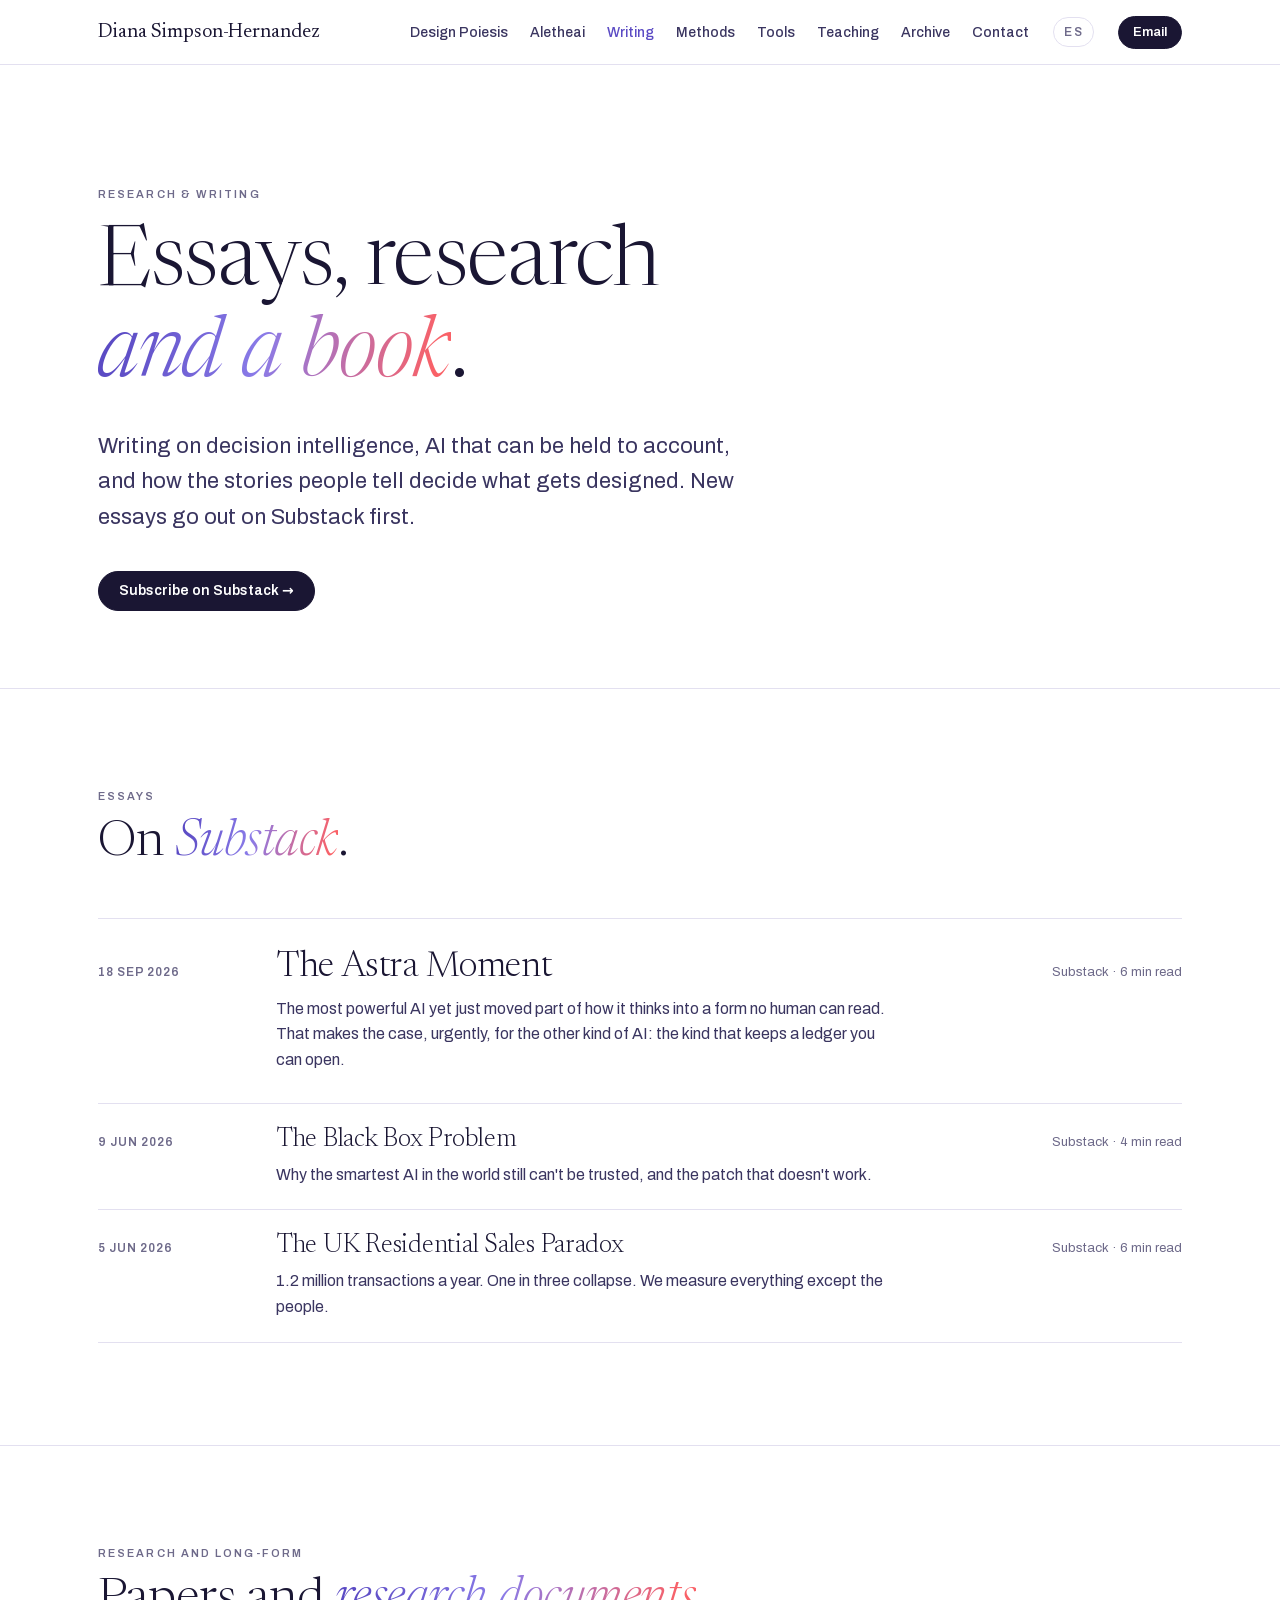
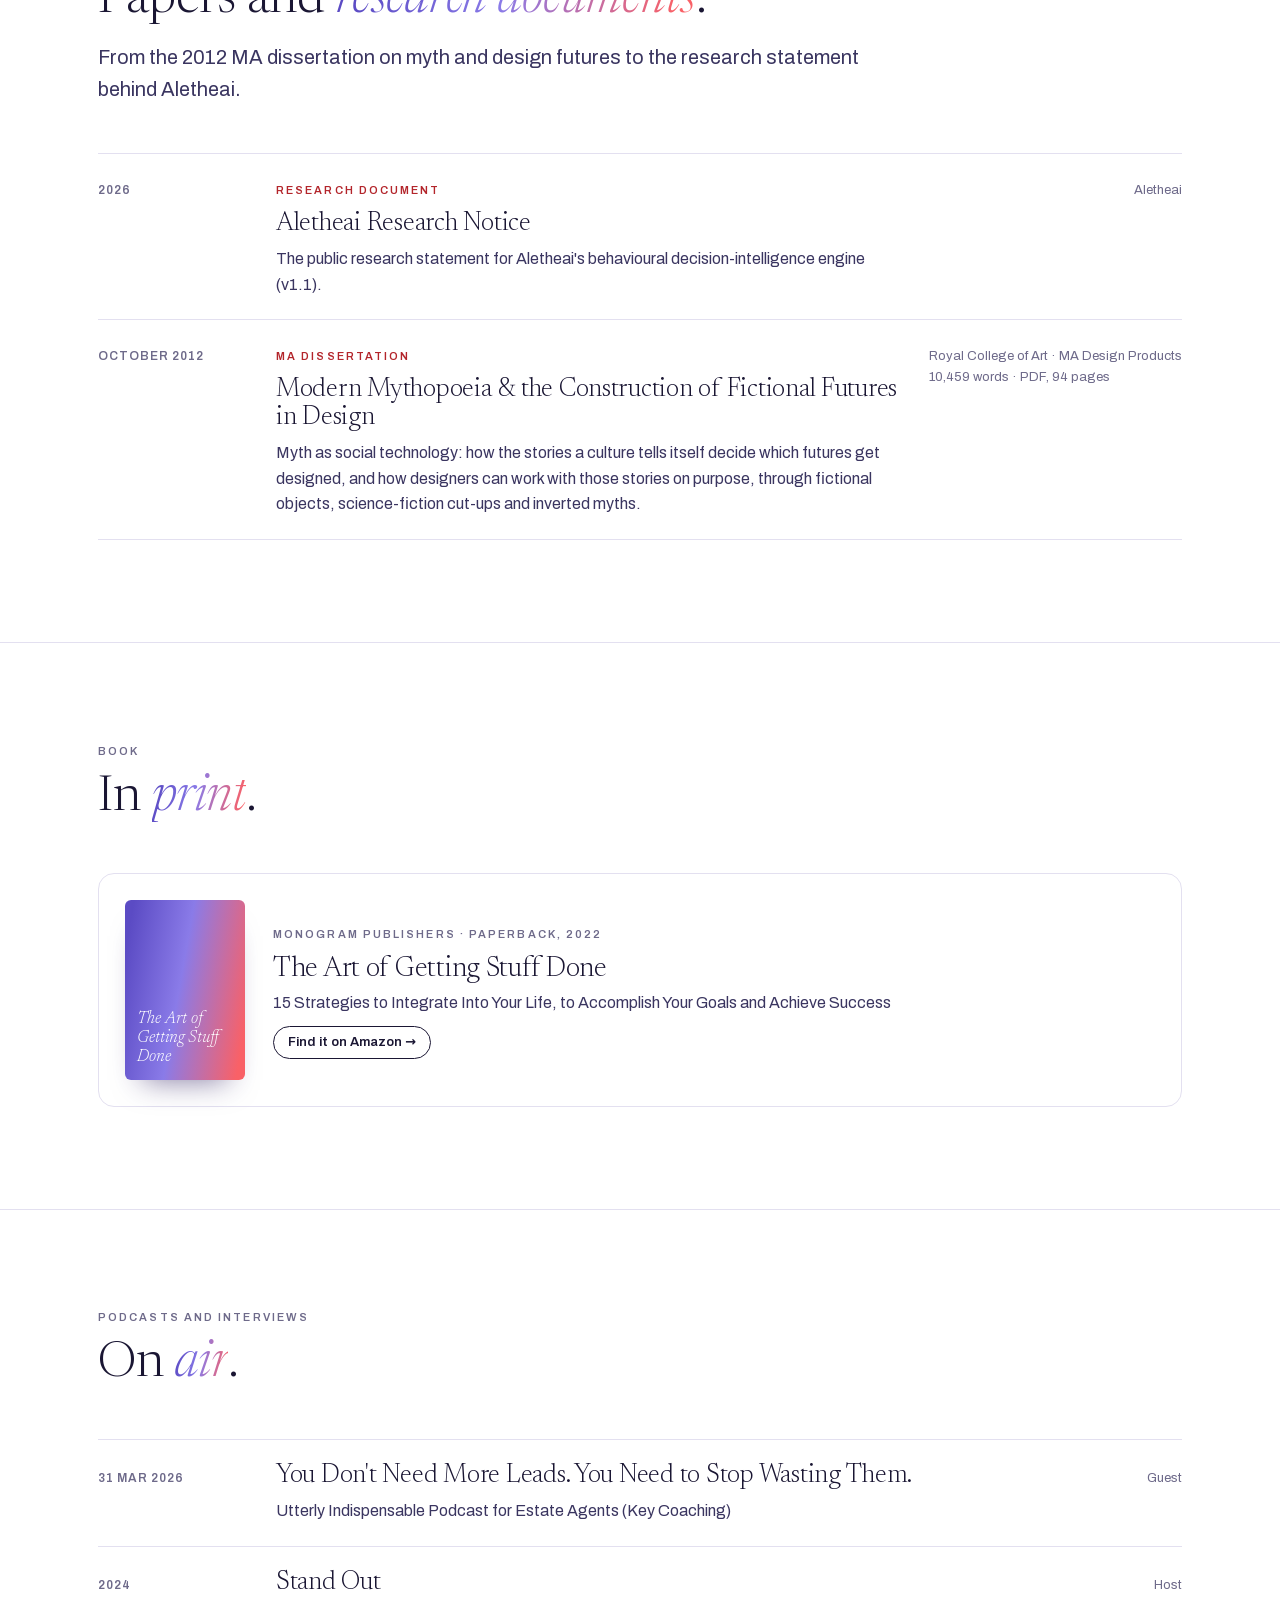
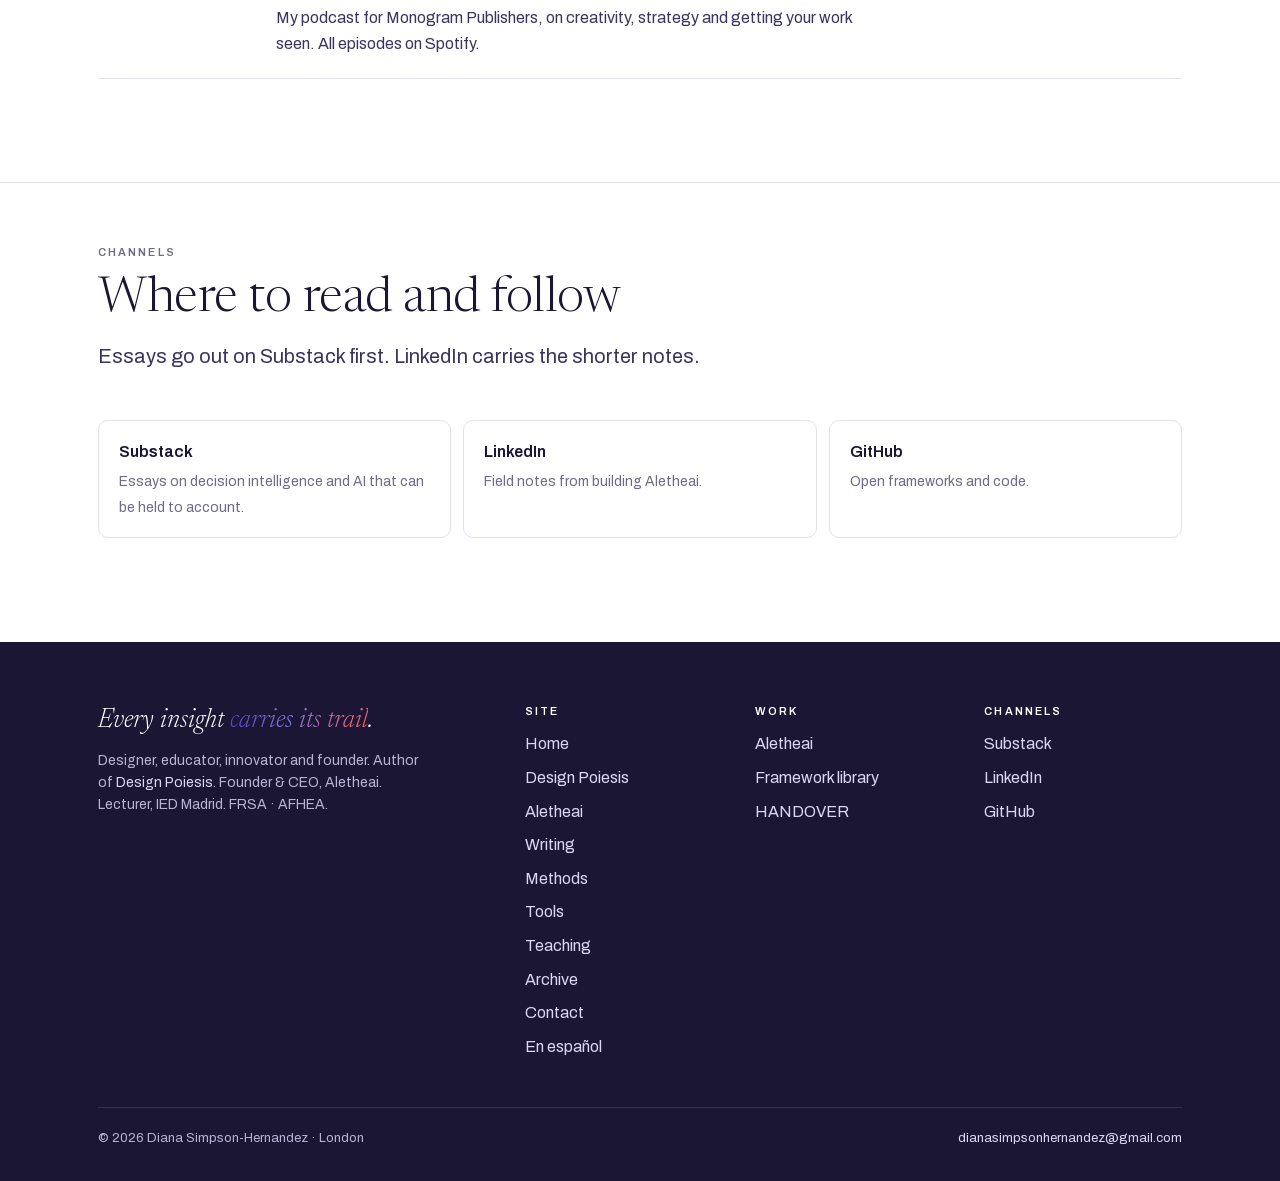
<file: writing/index.html>
<!DOCTYPE html>
<html lang="en">
<head>
<meta charset="utf-8">
<meta name="viewport" content="width=device-width, initial-scale=1">
<title>Research &amp; writing — essays, papers and a book | Diana Simpson-Hernandez</title>
<meta name="description" content="Essays on decision intelligence and accountable AI, the RCA dissertation Modern Mythopoeia (2012), the Aletheai research notice, The Art of Getting Stuff Done (2022) and podcast appearances.">
<link rel="canonical" href="https://dianasimpsonhernandez.com/writing/">

<meta name="robots" content="index,follow,max-image-preview:large">
<meta name="author" content="Diana Simpson-Hernandez">
<meta name="theme-color" content="#1A1633">
<meta property="og:type" content="website">
<meta property="og:site_name" content="Diana Simpson-Hernandez">
<meta property="og:locale" content="en_GB">
<meta property="og:url" content="https://dianasimpsonhernandez.com/writing/">
<meta property="og:title" content="Essays, research and a book.">
<meta property="og:description" content="Essays on decision intelligence and accountable AI, the RCA dissertation Modern Mythopoeia (2012), the Aletheai research notice, The Art of Getting Stuff Done (2022) and podcast appearances.">
<meta property="og:image" content="https://dianasimpsonhernandez.com/assets/og/writing.png">
<meta property="og:image:width" content="1200"><meta property="og:image:height" content="630">
<meta property="og:image:alt" content="Essays, research and a book.">
<meta name="twitter:card" content="summary_large_image">
<meta name="twitter:title" content="Essays, research and a book.">
<meta name="twitter:description" content="Essays on decision intelligence and accountable AI, the RCA dissertation Modern Mythopoeia (2012), the Aletheai research notice, The Art of Getting Stuff Done (2022) and podcast appearances.">
<meta name="twitter:image" content="https://dianasimpsonhernandez.com/assets/og/writing.png">
<link rel="icon" href="/assets/favicon.svg" type="image/svg+xml">
<link rel="icon" href="/favicon.ico" sizes="48x48">
<link rel="apple-touch-icon" href="/assets/apple-touch-icon.png">
<link rel="manifest" href="/assets/site.webmanifest">
<link rel="preload" href="/assets/fonts/Newsreader-var.woff2" as="font" type="font/woff2" crossorigin>
<link rel="preload" href="/assets/fonts/Archivo-var.woff2" as="font" type="font/woff2" crossorigin>
<link rel="stylesheet" href="/assets/fonts/fonts.css">
<link rel="stylesheet" href="/styles/site.css">
<link rel="sitemap" type="application/xml" href="/sitemap.xml">
<link rel="alternate" type="application/rss+xml" title="Diana Simpson-Hernandez on Substack" href="https://dianasimpsonhernandez.substack.com/feed">
<script defer src="https://cloud.umami.is/script.js" data-website-id="a98055b4-17b2-4091-b09e-3b3b5b34b4ad"></script>
<script type="application/ld+json">{"@context": "https://schema.org", "@graph": [{"@type": "Person", "@id": "https://dianasimpsonhernandez.com/#person", "name": "Diana Simpson-Hernandez", "alternateName": "Diana Simpson Hernandez", "url": "https://dianasimpsonhernandez.com/", "image": "https://dianasimpsonhernandez.com/assets/diana-simpson-hernandez.jpg", "jobTitle": "Designer and founder", "description": "Designer, educator, innovator and founder. Author of Design Poiesis, a design methodology for the age of AI. Founder and CEO of Aletheai (behavioural decision intelligence; six patent applications filed). Lecturer at IED Madrid; mentor at London College of Communication (UAL). FRSA, AFHEA.", "email": "mailto:dianasimpsonhernandez@gmail.com", "knowsLanguage": ["en", "es"], "knowsAbout": ["Design Poiesis", "Design methodology", "Decision intelligence", "AI governance", "AI assurance", "Behavioural design", "Product design", "Speculative design", "AI-native product development", "AI-assisted design", "Design education", "Human-in-the-loop AI"], "alumniOf": [{"@type": "CollegeOrUniversity", "name": "Royal College of Art"}, {"@type": "CollegeOrUniversity", "name": "Central Saint Martins, University of the Arts London"}], "memberOf": [{"@type": "Organization", "name": "Royal Society of Arts"}, {"@type": "Organization", "name": "Advance HE (Higher Education Academy)"}], "worksFor": {"@type": "Organization", "name": "Aletheai", "url": "https://aletheai.ai"}, "affiliation": [{"@type": "CollegeOrUniversity", "name": "IED Madrid"}, {"@type": "CollegeOrUniversity", "name": "London College of Communication, University of the Arts London"}], "sameAs": ["https://dianasimpsonhernandez.substack.com", "https://linkedin.com/in/dianasimpson", "https://github.com/dsimpsonh", "https://aletheai.ai", "https://substack.com/@dianasimpsonhernandez", "https://www.youtube.com/@DianaSimpsonHernandez", "https://rca.academia.edu/DianaSimpson", "https://frameworks.dianasimpsonhernandez.com/"]}, {"@type": "WebSite", "@id": "https://dianasimpsonhernandez.com/#website", "url": "https://dianasimpsonhernandez.com/", "name": "Diana Simpson-Hernandez", "publisher": {"@id": "https://dianasimpsonhernandez.com/#person"}, "inLanguage": ["en-GB", "es"]}, {"@type": "ItemList", "name": "Research and writing", "itemListElement": [{"@type": "ListItem", "position": 1, "item": {"@type": "BlogPosting", "headline": "The Astra Moment", "description": "The most powerful AI yet just moved part of how it thinks into a form no human can read. That makes the case, urgently, for the other kind of AI: the kind that keeps a ledger you can open.", "datePublished": "2026-09-18", "url": "https://dianasimpsonhernandez.substack.com/p/the-astra-moment", "author": {"@id": "https://dianasimpsonhernandez.com/#person"}}}, {"@type": "ListItem", "position": 2, "item": {"@type": "BlogPosting", "headline": "The Black Box Problem", "description": "Why the smartest AI in the world still can't be trusted, and the patch that doesn't work.", "datePublished": "2026-06-09", "url": "https://dianasimpsonhernandez.substack.com/p/the-black-box-problem", "author": {"@id": "https://dianasimpsonhernandez.com/#person"}}}, {"@type": "ListItem", "position": 3, "item": {"@type": "BlogPosting", "headline": "The UK Residential Sales Paradox", "description": "1.2 million transactions a year. One in three collapse. We measure everything except the people.", "datePublished": "2026-06-05", "url": "https://dianasimpsonhernandez.substack.com/p/the-uk-residential-sales-paradox", "author": {"@id": "https://dianasimpsonhernandez.com/#person"}}}, {"@type": "ListItem", "position": 4, "item": {"@type": "Report", "name": "Aletheai Research Notice", "description": "The public research statement for Aletheai's behavioural decision-intelligence engine (v1.1).", "datePublished": "2026-01-01", "url": "https://aletheai.ai/research-notice", "author": {"@id": "https://dianasimpsonhernandez.com/#person"}}}, {"@type": "ListItem", "position": 5, "item": {"@type": "Thesis", "name": "Modern Mythopoeia & the Construction of Fictional Futures in Design", "description": "Myth as social technology: how the stories a culture tells itself decide which futures get designed, and how designers can work with those stories on purpose, through fictional objects, science-fiction cut-ups and inverted myths.", "datePublished": "2012-10-01", "url": "https://dianasimpsonhernandez.com/assets/papers/modern-mythopoeia-rca-2012.pdf", "author": {"@id": "https://dianasimpsonhernandez.com/#person"}, "inSupportOf": "MA Design Products", "sourceOrganization": {"@type": "CollegeOrUniversity", "name": "Royal College of Art"}}}, {"@type": "ListItem", "position": 6, "item": {"@type": "Book", "name": "The Art of Getting Stuff Done", "alternativeHeadline": "15 Strategies to Integrate Into Your Life, to Accomplish Your Goals and Achieve Success", "datePublished": "2022-04-25", "author": {"@id": "https://dianasimpsonhernandez.com/#person"}, "publisher": {"@type": "Organization", "name": "Monogram Publishers"}, "url": "https://www.amazon.com/dp/B09YV6LJ2X", "bookFormat": "https://schema.org/Paperback"}}, {"@type": "ListItem", "position": 7, "item": {"@type": "PodcastEpisode", "name": "You Don't Need More Leads. You Need to Stop Wasting Them.", "datePublished": "2026-03-31", "url": "https://keycoaching.co.uk/podcasts/utterly-indispensable-podcast-for-estate-agents/episodes/2149192840", "partOfSeries": {"@type": "PodcastSeries", "name": "Utterly Indispensable Podcast for Estate Agents (Key Coaching)"}, "actor": {"@id": "https://dianasimpsonhernandez.com/#person"}}}, {"@type": "ListItem", "position": 8, "item": {"@type": "PodcastSeries", "name": "Stand Out", "url": "https://open.spotify.com/show/2RVdXfd8aLTUX4HJF0Z35R", "author": {"@id": "https://dianasimpsonhernandez.com/#person"}}}]}, {"@type": "BreadcrumbList", "itemListElement": [{"@type": "ListItem", "position": 1, "name": "Home", "item": "https://dianasimpsonhernandez.com/"}, {"@type": "ListItem", "position": 2, "name": "Writing", "item": "https://dianasimpsonhernandez.com/writing/"}]}]}</script>
</head>
<body>
<a class="skip" href="#main">Skip to content</a>
<header class="nav"><div class="wrap">
<a class="brand" href="/">Diana Simpson-Hernandez</a>
<ul><li><a href="/design-poiesis/">Design Poiesis</a></li><li><a href="/aletheai/">Aletheai</a></li><li><a href="/writing/" aria-current="page">Writing</a></li><li><a href="/methods/">Methods</a></li><li><a href="/tools/">Tools</a></li><li><a href="/teaching/">Teaching</a></li><li><a href="/archive/">Archive</a></li><li><a href="/contact/">Contact</a></li></ul>
<a class="lang" href="/es/" hreflang="es" lang="es" title="En español">ES</a>
<a href="mailto:dianasimpsonhernandez@gmail.com" class="btn sm cta" data-umami-event="email_click" data-umami-event-position="nav">Email</a>
</div></header>
<main id="main">

<section class="hero" style="border-top:0"><div class="wrap">
<span class="lab">Research &amp; writing</span>
<h1 class="" style="margin-top:14px">Essays, research <em>and a book</em>.</h1>
<p class="sub">Writing on decision intelligence, AI that can be held to account, and how the stories people tell decide what gets designed. New essays go out on Substack first.</p>
<div class="row"><a href="https://dianasimpsonhernandez.substack.com?utm_source=dsh-site&utm_medium=writing-hero&utm_campaign=substack" class="btn" data-umami-event="channel_click" data-umami-event-channel="substack" data-umami-event-position="writing-hero" target="_blank" rel="noopener">Subscribe on Substack →</a></div>
</div></section>
<section id="essays"><div class="wrap">
<div class="sh"><span class="lab">Essays</span><h2>On <em>Substack</em>.</h2></div>
<div class="entries"><article class="entry feature"><time datetime="2026-09-18">18 Sep 2026</time>
<div><h3><a href="https://dianasimpsonhernandez.substack.com/p/the-astra-moment" data-umami-event="writing_open" data-umami-event-item="The Astra Moment" target="_blank" rel="noopener">The Astra Moment</a></h3><p class="dek">The most powerful AI yet just moved part of how it thinks into a form no human can read. That makes the case, urgently, for the other kind of AI: the kind that keeps a ledger you can open.</p></div>
<span class="meta">Substack · 6 min read</span></article><article class="entry"><time datetime="2026-06-09">9 Jun 2026</time>
<div><h3><a href="https://dianasimpsonhernandez.substack.com/p/the-black-box-problem" data-umami-event="writing_open" data-umami-event-item="The Black Box Problem" target="_blank" rel="noopener">The Black Box Problem</a></h3><p class="dek">Why the smartest AI in the world still can't be trusted, and the patch that doesn't work.</p></div>
<span class="meta">Substack · 4 min read</span></article><article class="entry"><time datetime="2026-06-05">5 Jun 2026</time>
<div><h3><a href="https://dianasimpsonhernandez.substack.com/p/the-uk-residential-sales-paradox" data-umami-event="writing_open" data-umami-event-item="The UK Residential Sales Paradox" target="_blank" rel="noopener">The UK Residential Sales Paradox</a></h3><p class="dek">1.2 million transactions a year. One in three collapse. We measure everything except the people.</p></div>
<span class="meta">Substack · 6 min read</span></article></div>
</div></section>
<section id="research"><div class="wrap">
<div class="sh"><span class="lab">Research and long-form</span><h2>Papers and <em>research documents</em>.</h2><p class="lede">From the 2012 MA dissertation on myth and design futures to the research statement behind Aletheai.</p></div>
<div class="entries"><article class="entry"><span class="when">2026</span>
<div><span class="lab coral">Research document</span><h3 style="margin-top:8px"><a href="https://aletheai.ai/research-notice" data-umami-event="writing_open" data-umami-event-item="Aletheai Research Notice" target="_blank" rel="noopener">Aletheai Research Notice</a></h3><p class="dek">The public research statement for Aletheai's behavioural decision-intelligence engine (v1.1).</p></div>
<span class="meta">Aletheai</span></article><article class="entry"><span class="when">October 2012</span>
<div><span class="lab coral">MA dissertation</span><h3 style="margin-top:8px"><a href="/assets/papers/modern-mythopoeia-rca-2012.pdf" data-umami-event="writing_open" data-umami-event-item="Modern Mythopoeia &amp; the Construction of " target="_blank" rel="noopener">Modern Mythopoeia &amp; the Construction of Fictional Futures in Design</a></h3><p class="dek">Myth as social technology: how the stories a culture tells itself decide which futures get designed, and how designers can work with those stories on purpose, through fictional objects, science-fiction cut-ups and inverted myths.</p></div>
<span class="meta">Royal College of Art · MA Design Products<br>10,459 words · PDF, 94 pages</span></article></div>
</div></section>
<section id="book"><div class="wrap">
<div class="sh"><span class="lab">Book</span><h2>In <em>print</em>.</h2></div>
<div class="card"><div class="book"><div class="cover" aria-hidden="true">The Art of Getting Stuff Done</div>
<div><span class="lab">Monogram Publishers · Paperback, 2022</span><h3 style="margin-top:8px">The Art of Getting Stuff Done</h3><p style="margin-top:6px">15 Strategies to Integrate Into Your Life, to Accomplish Your Goals and Achieve Success</p>
<div class="foot" style="justify-content:flex-start"><a href="https://www.amazon.com/dp/B09YV6LJ2X" class="btn sm ghost" data-umami-event="writing_open" data-umami-event-item="book" target="_blank" rel="noopener">Find it on Amazon →</a></div></div></div></div>
</div></section>
<section id="audio"><div class="wrap">
<div class="sh"><span class="lab">Podcasts and interviews</span><h2>On <em>air</em>.</h2></div>
<div class="entries"><article class="entry"><time datetime="2026-03-31">31 Mar 2026</time>
<div><h3><a href="https://keycoaching.co.uk/podcasts/utterly-indispensable-podcast-for-estate-agents/episodes/2149192840" data-umami-event="writing_open" data-umami-event-item="podcast" target="_blank" rel="noopener">You Don't Need More Leads. You Need to Stop Wasting Them.</a></h3><p class="dek">Utterly Indispensable Podcast for Estate Agents (Key Coaching)</p></div>
<span class="meta">Guest</span></article><article class="entry"><time datetime="2024-04-22">2024</time>
<div><h3><a href="https://open.spotify.com/show/2RVdXfd8aLTUX4HJF0Z35R" data-umami-event="writing_open" data-umami-event-item="podcast" target="_blank" rel="noopener">Stand Out</a></h3><p class="dek">My podcast for Monogram Publishers, on creativity, strategy and getting your work seen. All episodes on Spotify.</p></div>
<span class="meta">Host</span></article></div>
</div></section>
<section id="channels" class="tight"><div class="wrap">
<div class="sh"><span class="lab">Channels</span><h2>Where to read and follow</h2><p class="lede">Essays go out on Substack first. LinkedIn carries the shorter notes.</p></div>
<div class="chan"><a href="https://dianasimpsonhernandez.substack.com?utm_source=dsh-site&utm_medium=channels&utm_campaign=substack" target="_blank" rel="noopener" data-umami-event="channel_click" data-umami-event-channel="substack"><b>Substack</b><span>Essays on decision intelligence and AI that can be held to account.</span></a><a href="https://linkedin.com/in/dianasimpson?utm_source=dsh-site&utm_medium=channels&utm_campaign=linkedin" target="_blank" rel="noopener" data-umami-event="channel_click" data-umami-event-channel="linkedin"><b>LinkedIn</b><span>Field notes from building Aletheai.</span></a><a href="https://github.com/dsimpsonh?utm_source=dsh-site&utm_medium=channels&utm_campaign=github" target="_blank" rel="noopener" data-umami-event="channel_click" data-umami-event-channel="github"><b>GitHub</b><span>Open frameworks and code.</span></a></div></div></section>
</main>
<footer><div class="wrap">
<div class="cols">
<div><p class="big">Every insight <em class="grad">carries its trail</em>.</p>
<p style="font-size:14px;max-width:40ch">Designer, educator, innovator and founder. Author of <a href="/design-poiesis/">Design Poiesis</a>. Founder &amp; CEO, Aletheai. Lecturer, IED Madrid. FRSA · AFHEA.</p></div>
<div><h4>Site</h4><ul><li><a href="/">Home</a></li><li><a href="/design-poiesis/">Design Poiesis</a></li><li><a href="/aletheai/">Aletheai</a></li><li><a href="/writing/">Writing</a></li><li><a href="/methods/">Methods</a></li><li><a href="/tools/">Tools</a></li><li><a href="/teaching/">Teaching</a></li><li><a href="/archive/">Archive</a></li><li><a href="/contact/">Contact</a></li><li><a href="/es/">En español</a></li></ul></div>
<div><h4>Work</h4><ul><li><a href="https://aletheai.ai" target="_blank" rel="noopener">Aletheai</a></li><li><a href="https://frameworks.dianasimpsonhernandez.com/">Framework library</a></li><li><a href="https://handover.dianasimpsonhernandez.com/" target="_blank" rel="noopener">HANDOVER</a></li></ul></div>
<div><h4>Channels</h4><ul><li><a href="https://dianasimpsonhernandez.substack.com?utm_source=dsh-site&utm_medium=footer&utm_campaign=substack" target="_blank" rel="noopener" data-umami-event="channel_click" data-umami-event-channel="substack" data-umami-event-position="footer">Substack</a></li><li><a href="https://linkedin.com/in/dianasimpson?utm_source=dsh-site&utm_medium=footer&utm_campaign=linkedin" target="_blank" rel="noopener" data-umami-event="channel_click" data-umami-event-channel="linkedin" data-umami-event-position="footer">LinkedIn</a></li><li><a href="https://github.com/dsimpsonh?utm_source=dsh-site&utm_medium=footer&utm_campaign=github" target="_blank" rel="noopener" data-umami-event="channel_click" data-umami-event-channel="github" data-umami-event-position="footer">GitHub</a></li></ul></div>
</div>
<div class="base"><span>© 2026 Diana Simpson-Hernandez · London</span>
<a href="mailto:dianasimpsonhernandez@gmail.com" data-umami-event="email_click" data-umami-event-position="footer">dianasimpsonhernandez@gmail.com</a></div>
</div></footer>
<script>
(function(){
  var toast;
  function say(addr,copied){
    if(!toast){toast=document.createElement('div');toast.className='etoast';toast.setAttribute('role','status');toast.setAttribute('aria-live','polite');document.body.appendChild(toast);}
    toast.innerHTML='<i>✓</i><div><b>'+addr+'</b> <span>'+(copied?'copied — opening your email app':'— opening your email app')+'</span></div>';
    toast.classList.add('on'); clearTimeout(toast._t); toast._t=setTimeout(function(){toast.classList.remove('on')},3800);
  }
  document.querySelectorAll('a[href^="mailto:"]').forEach(function(a){
    a.addEventListener('click',function(){
      var addr=a.getAttribute('href').slice(7).split('?')[0];
      var p=navigator.clipboard&&window.isSecureContext?navigator.clipboard.writeText(addr):Promise.reject();
      p.then(function(){say(addr,true)},function(){say(addr,false)});
    });
  });
})();
</script>
</body></html>
</file>
<file: assets/fonts/fonts.css>
@font-face{font-family:'Newsreader';font-style:normal;font-weight:300 500;font-display:swap;src:url('/assets/fonts/Newsreader-var.woff2') format('woff2')}
@font-face{font-family:'Newsreader';font-style:italic;font-weight:300 500;font-display:swap;src:url('/assets/fonts/Newsreader-var-italic.woff2') format('woff2')}
@font-face{font-family:'Archivo';font-style:normal;font-weight:400 700;font-display:swap;src:url('/assets/fonts/Archivo-var.woff2') format('woff2')}
</file>
<file: styles/site.css>
:root{--ink:#1A1633;--deep:#2A1B5E;--purple:#5B4BC4;--violet:#8A7BE8;--coral:#F96167;--coral-ink:#B3252B;
--pop:#D9D1FF;--lilac:#F2EFFB;--lilac-2:#EAE6FB;--line:#E3E0F0;--muted:#6E6A8A;--body-ink:#3A3560;--white:#fff;
--grad:linear-gradient(100deg,#5B4BC4 6%,#8A7BE8 46%,#F96167 94%);
--display:'Newsreader',Georgia,serif;--sans:'Archivo',system-ui,-apple-system,sans-serif;
--r:16px;--rs:10px;--max:1180px;--gutter:clamp(16px,4vw,48px)}
*{box-sizing:border-box}html{scroll-behavior:smooth;-webkit-text-size-adjust:100%}
body{margin:0;background:var(--white);color:var(--body-ink);font:16px/1.6 var(--sans);-webkit-font-smoothing:antialiased}
img{max-width:100%;height:auto}a{color:var(--purple);text-decoration:none}a:hover{text-decoration:underline}
h1,h2,h3{color:var(--ink);font-weight:300;font-family:var(--display);letter-spacing:-.01em;line-height:1.08;margin:0}
h1{font-size:clamp(40px,7vw,84px)}h2{font-size:clamp(30px,4.2vw,50px)}h3{font-size:clamp(22px,2.4vw,28px)}
h1 em,h2 em,h3 em,.grad{font-style:italic;background:var(--grad);-webkit-background-clip:text;background-clip:text;color:transparent}
p{margin:0 0 1em}strong{color:var(--ink);font-weight:600}
.wrap{max-width:var(--max);margin:0 auto;padding:0 var(--gutter)}
.lab{font:600 11px/1 var(--sans);letter-spacing:.19em;text-transform:uppercase;color:var(--muted)}
.lab.coral{color:var(--coral-ink)}
.num{font-variant-numeric:tabular-nums}
section{padding:clamp(56px,8vw,112px) 0;border-top:1px solid var(--line)}
section.tight{padding:clamp(40px,5vw,72px) 0}
.sh{display:flex;flex-direction:column;gap:14px;margin-bottom:clamp(28px,4vw,48px);max-width:820px}
.sh p.lede{font-size:clamp(17px,1.6vw,20px);color:var(--body-ink);margin:0}
/* nav */
.nav{position:sticky;top:0;z-index:20;background:rgba(255,255,255,.92);backdrop-filter:saturate(1.4) blur(10px);border-bottom:1px solid var(--line)}
.nav .wrap{display:flex;align-items:center;gap:24px;min-height:64px}
.brand{font-family:var(--display);font-size:20px;color:var(--ink);white-space:nowrap}
.brand:hover{text-decoration:none}
.nav ul{display:flex;gap:22px;list-style:none;margin:0 0 0 auto;padding:0}
.nav li a{font-size:14px;font-weight:500;color:var(--body-ink)}
.nav li a[aria-current]{color:var(--purple)}
.nav .cta{margin-left:auto}
.btn{display:inline-flex;align-items:center;gap:8px;padding:12px 20px;border-radius:999px;font-weight:600;font-size:14px;line-height:1;
background:var(--ink);color:#fff;border:1px solid var(--ink);white-space:nowrap}
.btn:hover{background:var(--deep);text-decoration:none}
.btn.ghost{background:transparent;color:var(--ink)}.btn.ghost:hover{background:var(--lilac)}
.btn.coral{background:var(--coral);border-color:var(--coral);color:#1A1633}.btn.coral:hover{background:#f74d54}
.btn.sm{padding:9px 14px;font-size:13px}
@media(max-width:760px){.nav ul{display:none}.nav .cta{margin-left:auto}}
/* hero */
.hero{padding:clamp(56px,9vw,128px) 0 clamp(40px,6vw,80px)}
.hero .eyebrow{display:flex;flex-wrap:wrap;gap:8px 20px;margin-bottom:28px}
.hero h1{max-width:12ch}
.hero .sub{font-size:clamp(18px,1.8vw,22px);max-width:56ch;margin:28px 0 36px;color:var(--body-ink)}
.hero .row{display:flex;flex-wrap:wrap;gap:12px}
/* doors */
.doors{display:grid;grid-template-columns:repeat(auto-fit,minmax(250px,1fr));gap:14px}
.door{display:block;padding:24px;border:1px solid var(--line);border-radius:var(--r);background:var(--lilac);color:var(--ink);transition:transform .15s,box-shadow .15s}
.door:hover{text-decoration:none;transform:translateY(-2px);box-shadow:0 12px 30px -18px rgba(42,27,94,.35)}
.door .lab{margin-bottom:10px}.door h3{margin-bottom:6px}.door p{margin:0;color:var(--body-ink);font-size:15px}
.door .go{display:block;margin-top:14px;font-weight:600;color:var(--purple)}
/* grids + cards */
.grid{display:grid;gap:18px}.g2{grid-template-columns:repeat(auto-fit,minmax(300px,1fr))}.g3{grid-template-columns:repeat(auto-fit,minmax(260px,1fr))}.g2x{grid-template-columns:1fr 1fr}@media(max-width:720px){.g2x{grid-template-columns:1fr}}
.card{border:1px solid var(--line);border-radius:var(--r);padding:26px;background:#fff;display:flex;flex-direction:column;gap:10px;min-width:0}
.card.tint{background:var(--lilac)}.card.dark{background:var(--deep);color:#DDD6F6;border-color:transparent}
.card.dark h3,.card.dark strong{color:#fff}.card.dark .lab{color:var(--pop)}.card.dark a{color:#fff}
.card h3{margin-bottom:2px}.card p{margin:0}.card .foot{margin-top:auto;padding-top:10px;display:flex;flex-wrap:wrap;gap:10px;align-items:center;justify-content:space-between}
.card .price{font-family:var(--display);font-size:28px;color:var(--ink)}.card .price small{font:500 13px var(--sans);color:var(--muted)}
.line{font-family:var(--display);font-style:italic;font-size:clamp(20px,2vw,24px);color:var(--ink);line-height:1.3}
/* stats */
.stats{display:grid;grid-template-columns:repeat(auto-fit,minmax(150px,1fr));gap:14px}
.stat{padding:22px;border-radius:var(--rs);background:var(--lilac)}
.stat b{display:block;font:300 44px/1 var(--display);color:var(--ink);margin-bottom:8px}
.stat span{font-size:14px;color:var(--muted)}
/* testimonial */
.quote{background:var(--deep);color:#EDE9FB;border-radius:var(--r);padding:clamp(28px,4vw,56px);display:grid;gap:28px;grid-template-columns:1.2fr .8fr}
.quote blockquote{margin:0;font:italic 300 clamp(26px,3.2vw,40px)/1.2 var(--display);color:#fff}
.quote blockquote::before{content:'“';color:var(--coral)}
.quote .who{margin-top:22px;font-size:14px;color:#C9C0F0}.quote .who b{display:block;color:#fff;font-weight:600}
.quote .side{display:flex;flex-direction:column;gap:16px;font-size:15px}
.quote .side p{margin:0;padding-left:16px;border-left:2px solid var(--coral);color:#DDD6F6}
.quote .side a{color:#fff;font-weight:600}
@media(max-width:820px){.quote{grid-template-columns:1fr}}
/* tables + lists */
table{width:100%;border-collapse:collapse;font-size:15px}th,td{text-align:left;padding:12px 10px;border-bottom:1px solid var(--line);vertical-align:top}
th{font:600 11px/1.2 var(--sans);letter-spacing:.14em;text-transform:uppercase;color:var(--muted)}
td.num,th.num{text-align:right;font-variant-numeric:tabular-nums;white-space:nowrap}
.tbl{overflow-x:auto;border:1px solid var(--line);border-radius:var(--rs)}
.tbl table{min-width:560px}.tbl td,.tbl th{padding:12px 16px}
ul.clean{list-style:none;padding:0;margin:0;display:grid;gap:10px}ul.clean li{padding-left:18px;position:relative}
ul.clean li::before{content:'';position:absolute;left:0;top:.62em;width:8px;height:8px;border-radius:50%;background:var(--violet)}
.yes li::before{background:#2E8B57}.no li::before{background:var(--coral)}
.facts{display:grid;grid-template-columns:repeat(4,1fr);gap:1px;background:var(--line);border:1px solid var(--line);border-radius:var(--rs);overflow:hidden}
.facts div{background:#fff;padding:18px}.facts .lab{display:block;margin-bottom:6px}@media(max-width:860px){.facts{grid-template-columns:1fr 1fr}}@media(max-width:480px){.facts{grid-template-columns:1fr}}.facts b{font-size:17px;color:var(--ink);font-weight:600}
/* channels */
.chan{display:grid;grid-template-columns:repeat(auto-fit,minmax(220px,1fr));gap:12px}
.chan a{display:block;padding:18px 20px;border:1px solid var(--line);border-radius:var(--rs);color:var(--ink)}
.chan a:hover{background:var(--lilac);text-decoration:none}.chan b{display:block;font-weight:600;margin-bottom:4px}.chan span{font-size:14px;color:var(--muted)}
/* prose */
.prose{max-width:72ch}.prose p{font-size:17px}
.two{display:grid;grid-template-columns:1.1fr .9fr;gap:40px}@media(max-width:820px){.two{grid-template-columns:1fr}}
.roles li{display:flex;justify-content:space-between;gap:16px;padding:10px 0;border-bottom:1px solid var(--line);font-size:15px}
.roles li span:last-child{color:var(--muted);white-space:nowrap}
/* footer */
footer{background:var(--ink);color:#B9B3D6;padding:64px 0 32px;margin-top:40px}
footer .cols{display:grid;grid-template-columns:2fr 1fr 1fr 1fr;gap:32px}
footer h4{color:#fff;font:600 11px/1 var(--sans);letter-spacing:.19em;text-transform:uppercase;margin:0 0 14px}
footer ul{list-style:none;margin:0;padding:0;display:grid;gap:8px}footer a{color:#DDD6F6}footer .big{font:italic 300 26px/1.2 var(--display);color:#fff;max-width:22ch;margin:0 0 12px}
footer .base{margin-top:48px;padding-top:20px;border-top:1px solid rgba(255,255,255,.12);font-size:13px;display:flex;flex-wrap:wrap;gap:12px;justify-content:space-between}
@media(max-width:820px){footer .cols{grid-template-columns:1fr 1fr}}@media(max-width:480px){footer .cols{grid-template-columns:1fr}}
/* email toast */
.etoast{position:fixed;left:50%;bottom:28px;transform:translateX(-50%) translateY(12px);z-index:60;display:flex;align-items:center;gap:10px;max-width:min(560px,calc(100vw - 32px));padding:12px 16px;border-radius:999px;background:#1A1633;color:#fff;font:500 14px/1.3 var(--sans);box-shadow:0 18px 40px -18px rgba(26,22,51,.6);opacity:0;pointer-events:none;transition:opacity .22s ease,transform .22s ease}
.etoast.on{opacity:1;transform:translateX(-50%) translateY(0)}
.etoast i{flex:0 0 auto;width:18px;height:18px;border-radius:50%;background:#F96167;display:inline-grid;place-items:center;font-style:normal;font-size:11px;color:#1A1633;font-weight:800}
.etoast b{font-weight:600;white-space:nowrap}
.etoast span{color:#C9C0F0}
@media(prefers-reduced-motion:reduce){.etoast{transition:none}}
@media(max-width:480px){.etoast{width:calc(100vw - 32px);border-radius:14px;align-items:flex-start;padding:12px 14px}.etoast i{margin-top:1px}.etoast b{white-space:normal;overflow-wrap:anywhere}}
.skip{position:absolute;left:-999px;top:0;background:#fff;padding:8px}.skip:focus{left:8px;z-index:99}
@media(prefers-reduced-motion:reduce){*{transition:none!important;scroll-behavior:auto!important}}
/* v5 · editorial profile */
.tiers{display:grid;gap:0;margin-top:6px;border-top:1px solid var(--line)}
.tier{padding:12px 0;border-bottom:1px solid var(--line)}.tier p{font-size:15px}
.tier .lab{display:block;margin-bottom:4px}.tier.soon .lab{color:var(--muted)}
.hero h1.name{max-width:16ch}
.entries{display:grid;border-top:1px solid var(--line)}
.entry{display:grid;grid-template-columns:150px minmax(0,1fr) auto;gap:6px 28px;padding:22px 0;border-bottom:1px solid var(--line);align-items:baseline}
.entry time,.entry .when{font:600 12px/1.4 var(--sans);letter-spacing:.08em;text-transform:uppercase;color:var(--muted)}
.entry h3{font-size:clamp(21px,2.1vw,26px)}.entry h3 a{color:var(--ink)}.entry h3 a:hover{color:var(--purple);text-decoration:none}
.entry .dek{margin:8px 0 0;color:var(--body-ink);max-width:68ch}
.entry .meta{font-size:13px;color:var(--muted);white-space:nowrap}
.entry.feature{padding:30px 0}.entry.feature h3{font-size:clamp(26px,3vw,36px)}
@media(max-width:720px){.entry{grid-template-columns:1fr}.entry .meta{white-space:normal}}
.rlist{list-style:none;margin:0;padding:0;border-top:1px solid var(--line)}
.rlist li{display:grid;grid-template-columns:190px minmax(0,1fr);gap:4px 28px;padding:18px 0;border-bottom:1px solid var(--line)}
.rlist .yrs{font:600 12px/1.6 var(--sans);letter-spacing:.08em;text-transform:uppercase;color:var(--muted)}
.rlist b{display:block;color:var(--ink);font-weight:600}.rlist .org{color:var(--purple);font-weight:500}.rlist p{margin:6px 0 0;font-size:15px;max-width:70ch}
@media(max-width:720px){.rlist li{grid-template-columns:1fr}}
.q{counter-increment:q}.q .lab::before{content:"Question 0" counter(q)}
.qgrid{counter-reset:q}
.side h4{margin:0 0 12px}.side ul+h4{margin-top:28px}
.side ul.clean{font-size:15px}
.lang{font:600 12px/1 var(--sans);letter-spacing:.12em;color:var(--muted);border:1px solid var(--line);border-radius:999px;padding:8px 10px}
.lang:hover{color:var(--purple);text-decoration:none;border-color:var(--violet)}
.nav .cta{margin-left:0}
@media(max-width:760px){.nav .lang{margin-left:auto}}
@media(max-width:440px){.nav .wrap{gap:10px}.brand{font-size:17px}.nav .btn.sm{padding:8px 11px}}
.status{display:flex;gap:12px;align-items:flex-start;padding:16px 18px;border-radius:var(--rs);background:var(--lilac);font-size:15px;color:var(--ink);max-width:820px}
.status b{flex:0 0 auto;width:10px;height:10px;margin-top:6px;border-radius:50%;background:#2E8B57}
.book{display:grid;grid-template-columns:auto 1fr;gap:28px;align-items:center}
.book .cover{width:120px;aspect-ratio:2/3;border-radius:6px;background:var(--grad);display:flex;align-items:flex-end;padding:12px;color:#fff;font:italic 300 17px/1.1 var(--display);box-shadow:0 18px 30px -18px rgba(42,27,94,.6)}
@media(max-width:520px){.book{grid-template-columns:1fr}}
/* Design Poiesis */
.dp-shape{border:1px solid var(--line);border-radius:var(--r);overflow:hidden;background:#fff}
.dp-rail{padding:12px 20px;font:600 11px/1.5 var(--sans);letter-spacing:.14em;text-transform:uppercase}
.dp-rail.a{background:var(--lilac);color:var(--purple);border-bottom:1px solid var(--line)}.dp-rail.b{background:var(--ink);color:var(--pop)}
.dp-ground{padding:14px 20px 0;font-size:14px;color:var(--muted)}
.dp-flow{list-style:none;margin:0;padding:18px 20px 8px;display:grid;grid-template-columns:1fr 2.1fr 1fr 1fr 1.25fr;gap:22px}
.dp-flow>li{border:1px solid var(--line);border-radius:var(--rs);padding:14px 14px 16px;display:flex;flex-direction:column;gap:5px;position:relative;background:#fff;min-width:0}
.dp-flow>li:not(:last-child)::after{content:"→";position:absolute;right:-18px;top:50%;transform:translateY(-50%);color:var(--violet);font-weight:700;font-size:15px}
.dp-flow .n{font:600 10.5px/1 var(--sans);letter-spacing:.14em;color:var(--purple)}
.dp-flow b{font:700 15px/1.15 var(--sans);letter-spacing:.06em;color:var(--ink)}
.dp-flow small{font-size:13px;line-height:1.35;color:var(--muted)}
.dp-flow .loop{background:var(--lilac);border-color:var(--pop);flex-direction:row;align-items:stretch;gap:10px;padding:10px}
.dp-flow .loop>div{flex:1;display:flex;flex-direction:column;gap:5px;background:#fff;border-radius:8px;padding:10px 12px;min-width:0}
.dp-flow .loop>i{align-self:center;font-style:normal;font-weight:700;color:var(--coral-ink);font-size:18px}
.dp-flow .gate{background:var(--deep);border-color:transparent}.dp-flow .gate b{color:#fff}.dp-flow .gate small{color:#C9C0F0}.dp-flow .gate .n{color:var(--pop)}
.dp-axis{display:flex;align-items:center;gap:12px;padding:6px 20px 16px;font:600 10.5px/1 var(--sans);letter-spacing:.14em;text-transform:uppercase;color:var(--muted)}
.dp-axis span{flex:1;height:2px;background:var(--grad);border-radius:2px}
.dp-note{padding:0 20px 18px;font-size:13.5px;color:var(--muted);margin:0}
@media(max-width:900px){.dp-flow{grid-template-columns:1fr;gap:20px}.dp-flow>li:not(:last-child)::after{content:"↓";right:auto;left:50%;top:auto;bottom:-19px;transform:translateX(-50%)}}
@media(max-width:480px){.dp-flow .loop{flex-direction:column}.dp-flow .loop>i{transform:rotate(90deg)}}
.dp-dl{display:grid;grid-template-columns:118px minmax(0,1fr);gap:7px 14px;margin:8px 0 0;font-size:14.5px}
.dp-dl dt{font:600 10.5px/1.7 var(--sans);letter-spacing:.12em;text-transform:uppercase;color:var(--muted)}.dp-dl dd{margin:0}
@media(max-width:480px){.dp-dl{grid-template-columns:1fr;gap:2px}.dp-dl dd{margin-bottom:8px}}
.dots{letter-spacing:.12em;color:var(--purple);font-size:12px}
.dp-feature{display:grid;grid-template-columns:1fr 1fr;gap:clamp(24px,4vw,56px);align-items:start;margin-bottom:28px}
@media(max-width:820px){.dp-feature{grid-template-columns:1fr}}
.dp-feature ul.clean{font-size:15.5px}
.pull{font:italic 300 clamp(22px,2.4vw,30px)/1.3 var(--display);color:var(--ink);border-left:3px solid var(--coral);padding-left:20px;margin:0;max-width:40ch}
.ol-num{counter-reset:o;list-style:none;padding:0;margin:0;display:grid;gap:12px}
.ol-num li{counter-increment:o;position:relative;padding-left:40px;font-size:16px}
.ol-num li::before{content:counter(o,decimal-leading-zero);position:absolute;left:0;top:1px;font:600 12px/1.6 var(--sans);letter-spacing:.08em;color:var(--purple)}
.badge{display:inline-flex;align-items:center;gap:8px;font:600 11px/1 var(--sans);letter-spacing:.14em;text-transform:uppercase;color:var(--coral-ink);border:1px solid #FFC9CB;background:#FFF0F0;border-radius:999px;padding:8px 12px}
</file>
